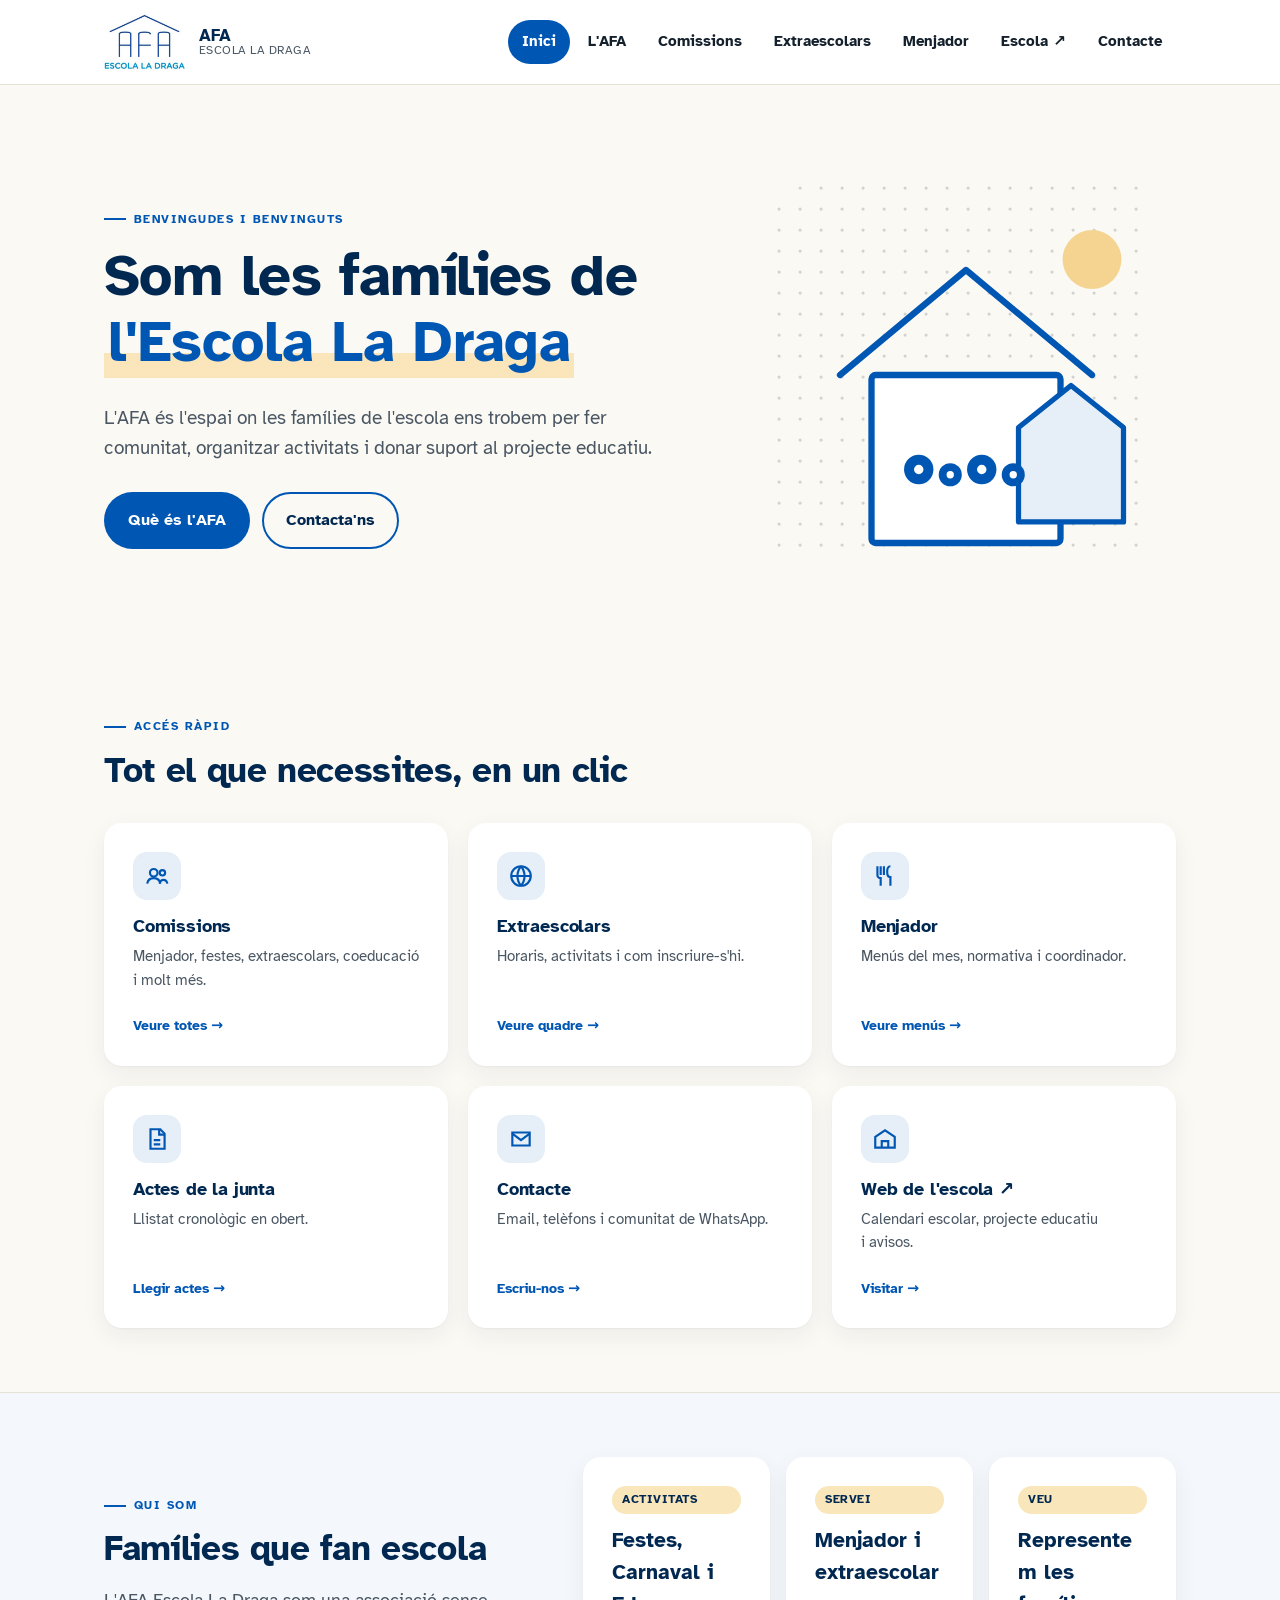
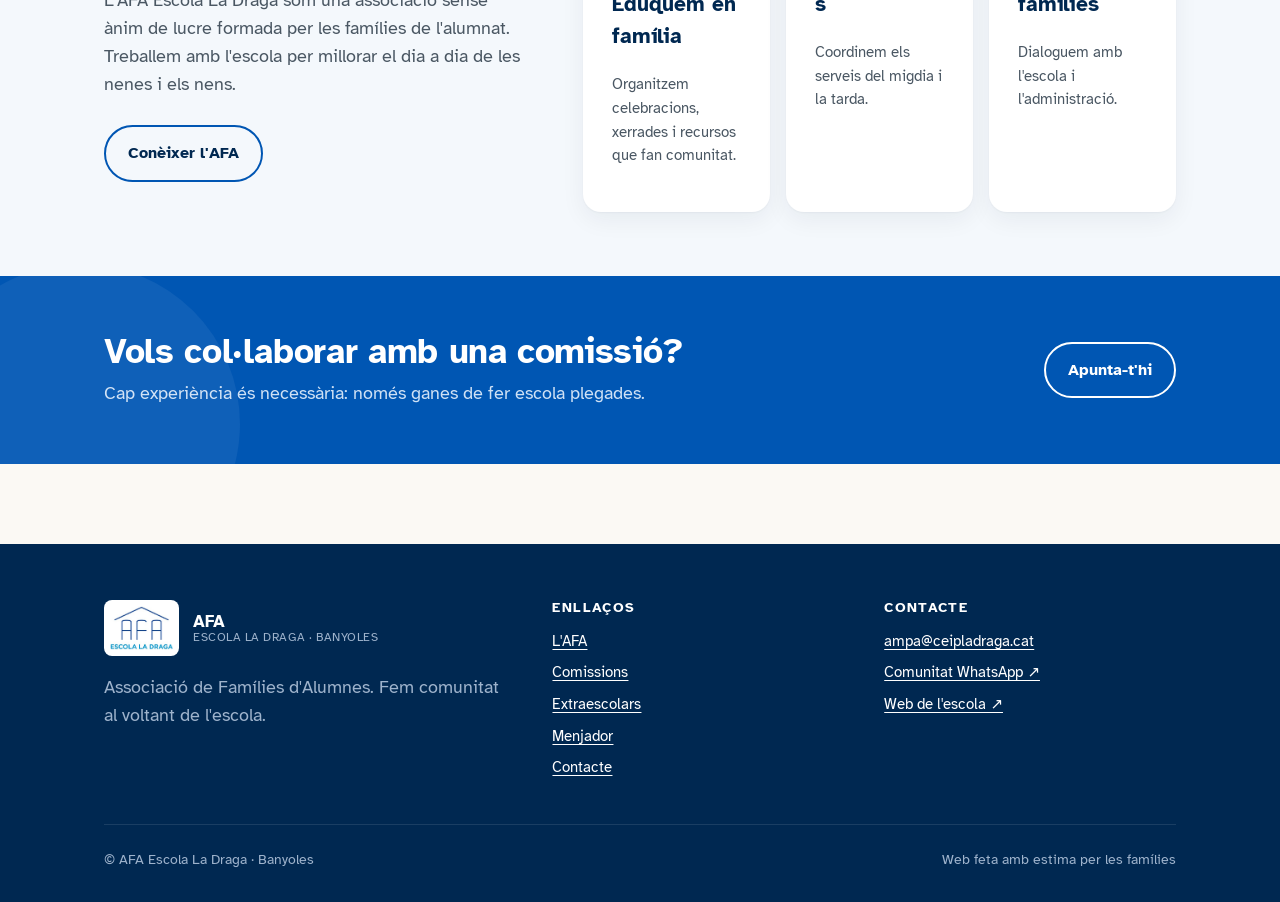
<file: index.html>
<!doctype html>
<html lang="ca">
<head>
<meta charset="utf-8">
<title>AFA Escola La Draga · Banyoles</title>
<meta name="viewport" content="width=device-width, initial-scale=1">
<meta name="description" content="Web de l'Associació de Famílies d'Alumnes de l'Escola La Draga de Banyoles. Comissions, extraescolars, menjador i contacte.">
<link rel="icon" href="assets/logo-afa.jpg">
<link rel="stylesheet" href="assets/styles.css">

</head>
<body data-cards="shadow">
<a href="#main" class="skip">Salta al contingut</a>

<!-- ============= HEADER ============= -->
<header class="site-header" data-screen-label="Header">
  <div class="wrap">
    <a href="index.html" class="brand" aria-label="AFA Escola La Draga, inici">
      <img src="assets/logo-afa.jpg" alt="" width="120" height="83">
      <span class="brand-text">
        <strong>AFA</strong>
        <span>Escola La Draga</span>
      </span>
    </a>
    <input type="checkbox" id="nav-toggle" class="nav-toggle-input" aria-hidden="true">
    <label for="nav-toggle" class="nav-toggle-label" aria-label="Obrir menú"><span></span><span></span><span></span></label>
    <nav class="main-nav" aria-label="Principal">
      <ul>
        <li><a href="index.html" aria-current="page">Inici</a></li>
        <li><a href="afa.html">L'AFA</a></li>
        <li><a href="comissions.html">Comissions</a></li>
        <li><a href="extraescolars.html">Extraescolars</a></li>
        <li><a href="menjador.html">Menjador</a></li>
        <li><a href="https://agora.xtec.cat/ceipladraga/" rel="external noopener" target="_blank">Escola ↗</a></li>
        <li><a href="contacte.html">Contacte</a></li>
      </ul>
    </nav>
  </div>
</header>

<main id="main" data-screen-label="01 Inici">

  <!-- ============= HERO ============= -->
  <section class="hero">
    <div class="wrap hero-grid">
      <div class="hero-text">
        <span class="eyebrow">Benvingudes i benvinguts</span>
        <h1>Som les famílies de <span class="accent">l'Escola La Draga</span></h1>
        <p class="lead">L'AFA és l'espai on les famílies de l'escola ens trobem per fer comunitat, organitzar activitats i donar suport al projecte educatiu.</p>
        <div class="btn-row">
          <a href="afa.html" class="btn btn-primary">Què és l'AFA</a>
          <a href="contacte.html" class="btn btn-ghost">Contacta'ns</a>
        </div>
      </div>
      <div class="house-art" aria-hidden="true">
        <!-- House motif derived from the AFA logo silhouette -->
        <svg viewBox="0 0 400 400" fill="none" xmlns="http://www.w3.org/2000/svg">
          <!-- background dots -->
          <defs>
            <pattern id="dots" x="0" y="0" width="20" height="20" patternUnits="userSpaceOnUse">
              <circle cx="2" cy="2" r="1.5" fill="currentColor" opacity="0.18"/>
            </pattern>
          </defs>
          <rect x="20" y="20" width="360" height="360" fill="url(#dots)" color="#0056b3" rx="20"/>
          <!-- big house -->
          <g stroke="#0056b3" stroke-width="6" stroke-linejoin="round" stroke-linecap="round" fill="none">
            <path d="M80 200 L200 100 L320 200" />
            <rect x="110" y="200" width="180" height="160" rx="4" fill="#fff"/>
          </g>
          <!-- small accent house -->
          <g stroke="#0056b3" stroke-width="5" stroke-linejoin="round" fill="#e6efF8">
            <path d="M250 250 L300 210 L350 250 L350 340 L250 340 Z"/>
          </g>
          <!-- yellow sun -->
          <circle cx="320" cy="90" r="28" fill="#f5d491"/>
          <!-- families dots -->
          <g fill="#0056b3">
            <circle cx="155" cy="290" r="14"/>
            <circle cx="185" cy="295" r="11"/>
            <circle cx="215" cy="290" r="14"/>
            <circle cx="245" cy="295" r="11"/>
          </g>
          <g fill="#fff" stroke="#0056b3" stroke-width="3">
            <circle cx="155" cy="290" r="6"/>
            <circle cx="185" cy="295" r="5"/>
            <circle cx="215" cy="290" r="6"/>
            <circle cx="245" cy="295" r="5"/>
          </g>
        </svg>
      </div>
    </div>
  </section>

  <!-- ============= ACCÉS RÀPID ============= -->
  <section class="block">
    <div class="wrap">
      <span class="eyebrow">Accés ràpid</span>
      <h2>Tot el que necessites, en un clic</h2>
      <div class="card-grid" style="margin-top:32px;">

        <a class="card" href="comissions.html">
          <span class="icon" aria-hidden="true">
            <svg viewBox="0 0 24 24" fill="none" stroke="currentColor"><circle cx="9" cy="9" r="3.5"/><circle cx="17" cy="9" r="2.5"/><path d="M3 19c.5-3 3-5 6-5s5.5 2 6 5"/><path d="M14.5 19c.3-2 1.7-3.5 3.5-3.5s3.2 1.5 3.5 3.5"/></svg>
          </span>
          <h3>Comissions</h3>
          <p>Menjador, festes, extraescolars, coeducació i molt més.</p>
          <span class="arrow">Veure totes</span>
        </a>

        <a class="card" href="extraescolars.html">
          <span class="icon" aria-hidden="true">
            <svg viewBox="0 0 24 24" fill="none" stroke="currentColor"><circle cx="12" cy="12" r="9"/><path d="M3 12h18M12 3a14 14 0 0 1 0 18M12 3a14 14 0 0 0 0 18"/></svg>
          </span>
          <h3>Extraescolars</h3>
          <p>Horaris, activitats i com inscriure-s'hi.</p>
          <span class="arrow">Veure quadre</span>
        </a>

        <a class="card" href="menjador.html">
          <span class="icon" aria-hidden="true">
            <svg viewBox="0 0 24 24" fill="none" stroke="currentColor"><path d="M5 3v8a3 3 0 0 0 3 3v7M8 3v8M11 3v8"/><path d="M17 3c-2 0-3 2-3 5s1 5 3 5v8"/></svg>
          </span>
          <h3>Menjador</h3>
          <p>Menús del mes, normativa i coordinador.</p>
          <span class="arrow">Veure menús</span>
        </a>

        <a class="card" href="afa.html#actes">
          <span class="icon" aria-hidden="true">
            <svg viewBox="0 0 24 24" fill="none" stroke="currentColor"><path d="M6 3h9l4 4v14H6z"/><path d="M14 3v5h5"/><path d="M9 13h6M9 17h6"/></svg>
          </span>
          <h3>Actes de la junta</h3>
          <p>Llistat cronològic en obert.</p>
          <span class="arrow">Llegir actes</span>
        </a>

        <a class="card" href="contacte.html">
          <span class="icon" aria-hidden="true">
            <svg viewBox="0 0 24 24" fill="none" stroke="currentColor"><path d="M4 6h16v12H4z"/><path d="M4 7l8 6 8-6"/></svg>
          </span>
          <h3>Contacte</h3>
          <p>Email, telèfons i comunitat de WhatsApp.</p>
          <span class="arrow">Escriu-nos</span>
        </a>

        <a class="card" href="https://agora.xtec.cat/ceipladraga/" rel="external noopener" target="_blank">
          <span class="icon" aria-hidden="true">
            <svg viewBox="0 0 24 24" fill="none" stroke="currentColor"><path d="M3 10l9-6 9 6v10H3z"/><path d="M9 20v-6h6v6"/></svg>
          </span>
          <h3>Web de l'escola ↗</h3>
          <p>Calendari escolar, projecte educatiu i avisos.</p>
          <span class="arrow">Visitar</span>
        </a>

      </div>
    </div>
  </section>

  <!-- ============= QUI SOM (Resum) ============= -->
  <section class="block bg-subtle">
    <div class="wrap two-col">
      <div>
        <span class="eyebrow">Qui som</span>
        <h2>Famílies que fan escola</h2>
        <p class="muted">L'AFA Escola La Draga som una associació sense ànim de lucre formada per les famílies de l'alumnat. Treballem amb l'escola per millorar el dia a dia de les nenes i els nens.</p>
        <a href="afa.html" class="btn btn-ghost" style="margin-top:8px;">Conèixer l'AFA</a>
      </div>
      <div class="card-grid three-col">
        <div class="info-block">
          <span class="tag">Activitats</span>
          <p class="big" style="margin-top:10px;">Festes, Carnaval i Eduquem en família</p>
          <p>Organitzem celebracions, xerrades i recursos que fan comunitat.</p>
        </div>
        <div class="info-block">
          <span class="tag">Servei</span>
          <p class="big" style="margin-top:10px;">Menjador i extraescolars</p>
          <p>Coordinem els serveis del migdia i la tarda.</p>
        </div>
        <div class="info-block">
          <span class="tag">Veu</span>
          <p class="big" style="margin-top:10px;">Representem les famílies</p>
          <p>Dialoguem amb l'escola i l'administració.</p>
        </div>
      </div>
    </div>
  </section>

  <!-- ============= STRIP CTA ============= -->
  <section class="strip">
    <div class="wrap strip-row">
      <div>
        <h2 style="margin:0;">Vols col·laborar amb una comissió?</h2>
        <p style="margin:8px 0 0;">Cap experiència és necessària: només ganes de fer escola plegades.</p>
      </div>
      <a href="contacte.html" class="btn btn-ghost">Apunta-t'hi</a>
    </div>
  </section>

</main>

<!-- ============= FOOTER ============= -->
<footer class="site-footer" data-screen-label="Footer">
  <div class="wrap">
    <div class="footer-grid">
      <div>
        <a href="index.html" class="brand">
          <img src="assets/logo-afa.jpg" alt="" width="100" height="69">
          <span class="brand-text"><strong>AFA</strong><span>Escola La Draga · Banyoles</span></span>
        </a>
        <p class="footer-tagline">Associació de Famílies d'Alumnes. Fem comunitat al voltant de l'escola.</p>
      </div>
      <div>
        <h4>Enllaços</h4>
        <ul>
          <li><a href="afa.html">L'AFA</a></li>
          <li><a href="comissions.html">Comissions</a></li>
          <li><a href="extraescolars.html">Extraescolars</a></li>
          <li><a href="menjador.html">Menjador</a></li>
          <li><a href="contacte.html">Contacte</a></li>
        </ul>
      </div>
      <div>
        <h4>Contacte</h4>
        <ul>
          <li><a href="mailto:ampa@ceipladraga.cat">ampa@ceipladraga.cat</a></li>
          <li><a href="https://chat.whatsapp.com/JeJYB9HPouA163zASYSJlp" rel="external noopener" target="_blank">Comunitat WhatsApp ↗</a></li>
          <li><a href="https://agora.xtec.cat/ceipladraga/" rel="external noopener" target="_blank">Web de l'escola ↗</a></li>
        </ul>
      </div>
    </div>
    <div class="legal">
      <span>© AFA Escola La Draga · Banyoles</span>
      <span>Web feta amb estima per les famílies</span>
    </div>
  </div>
</footer>


</body>
</html>
</file>
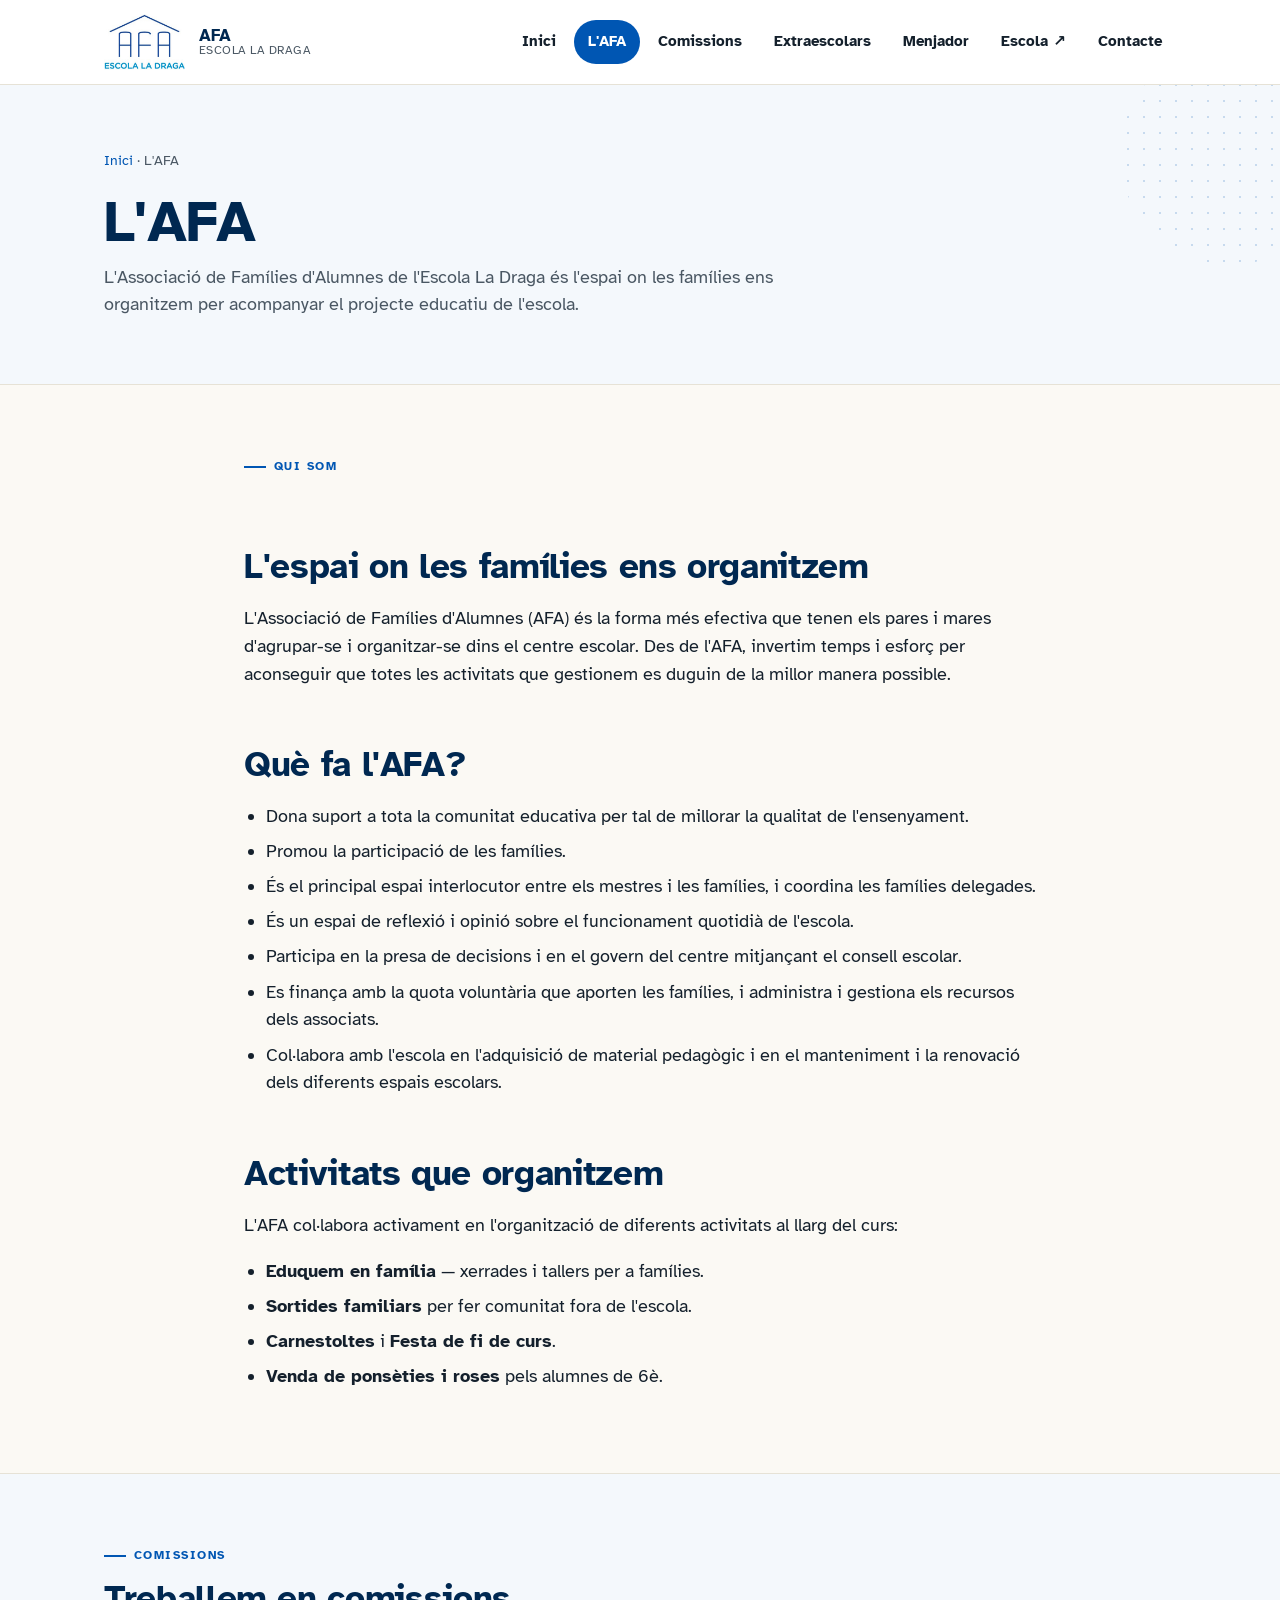
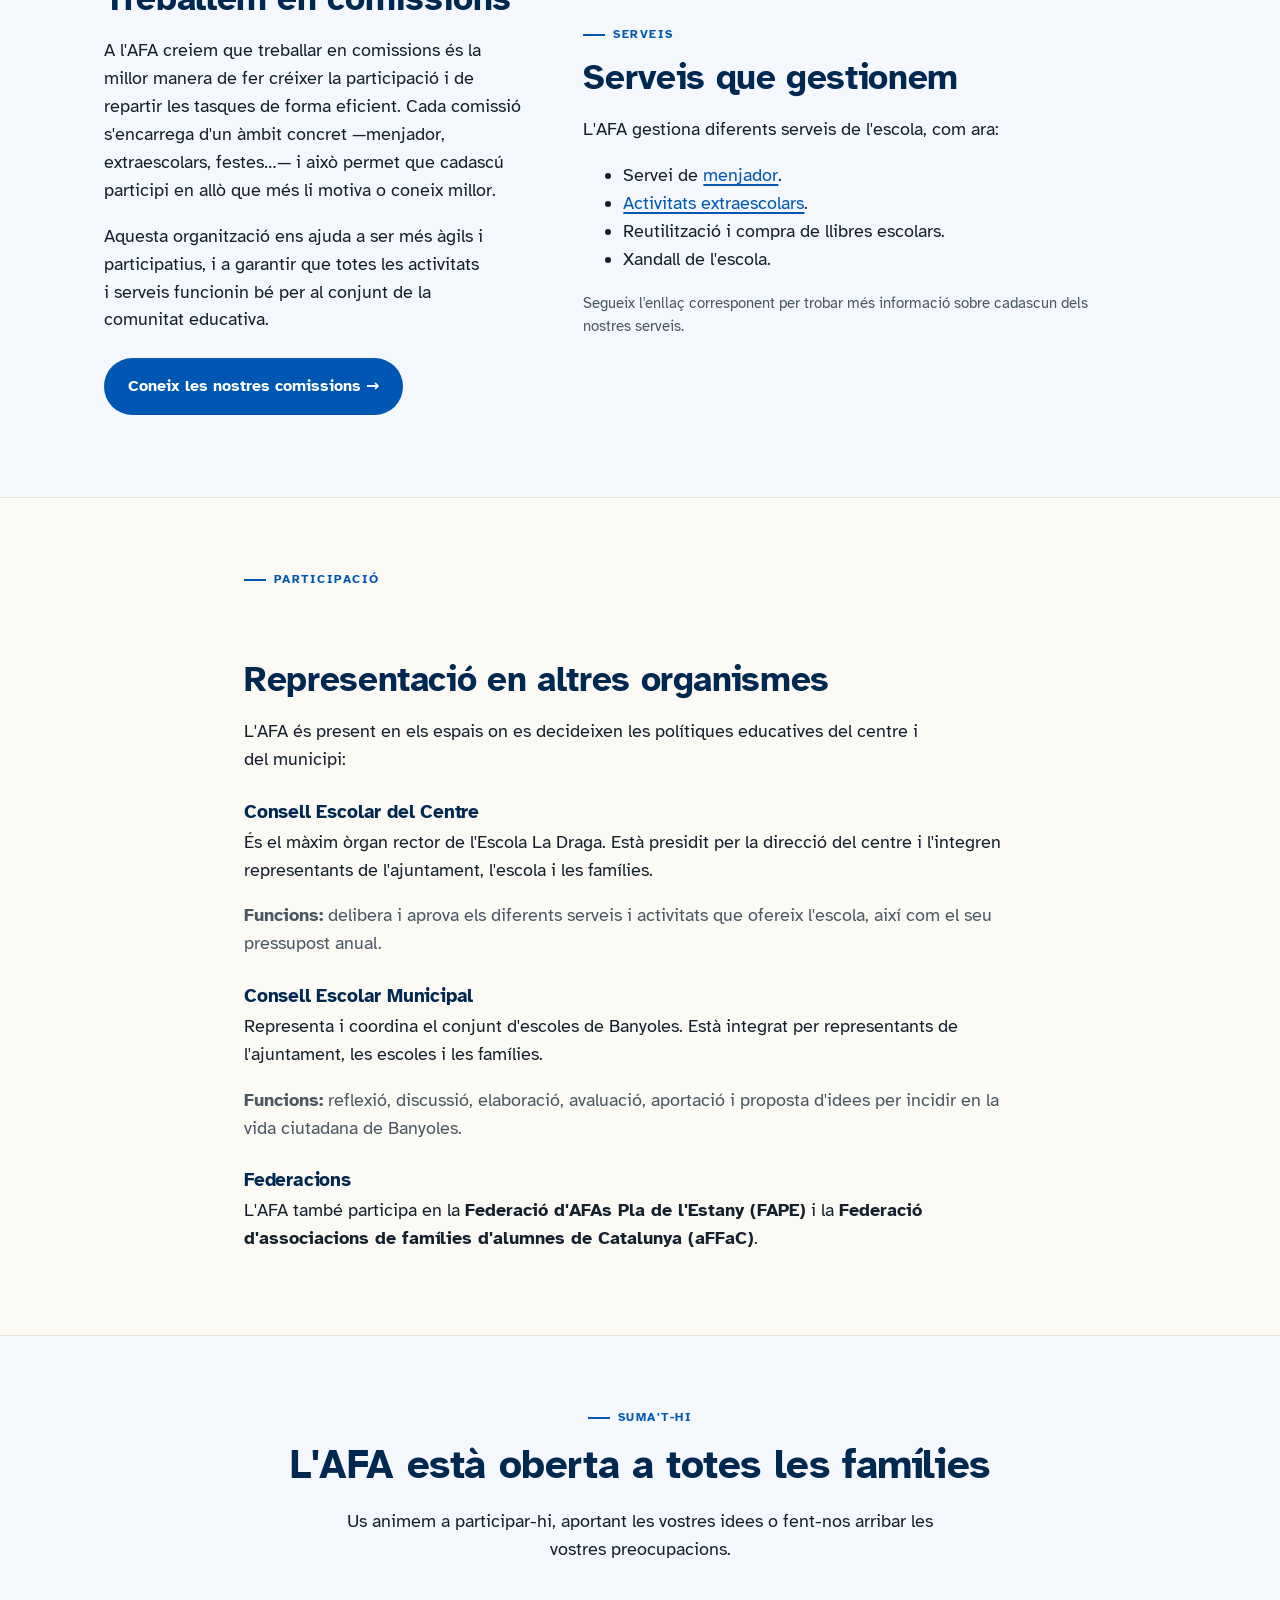
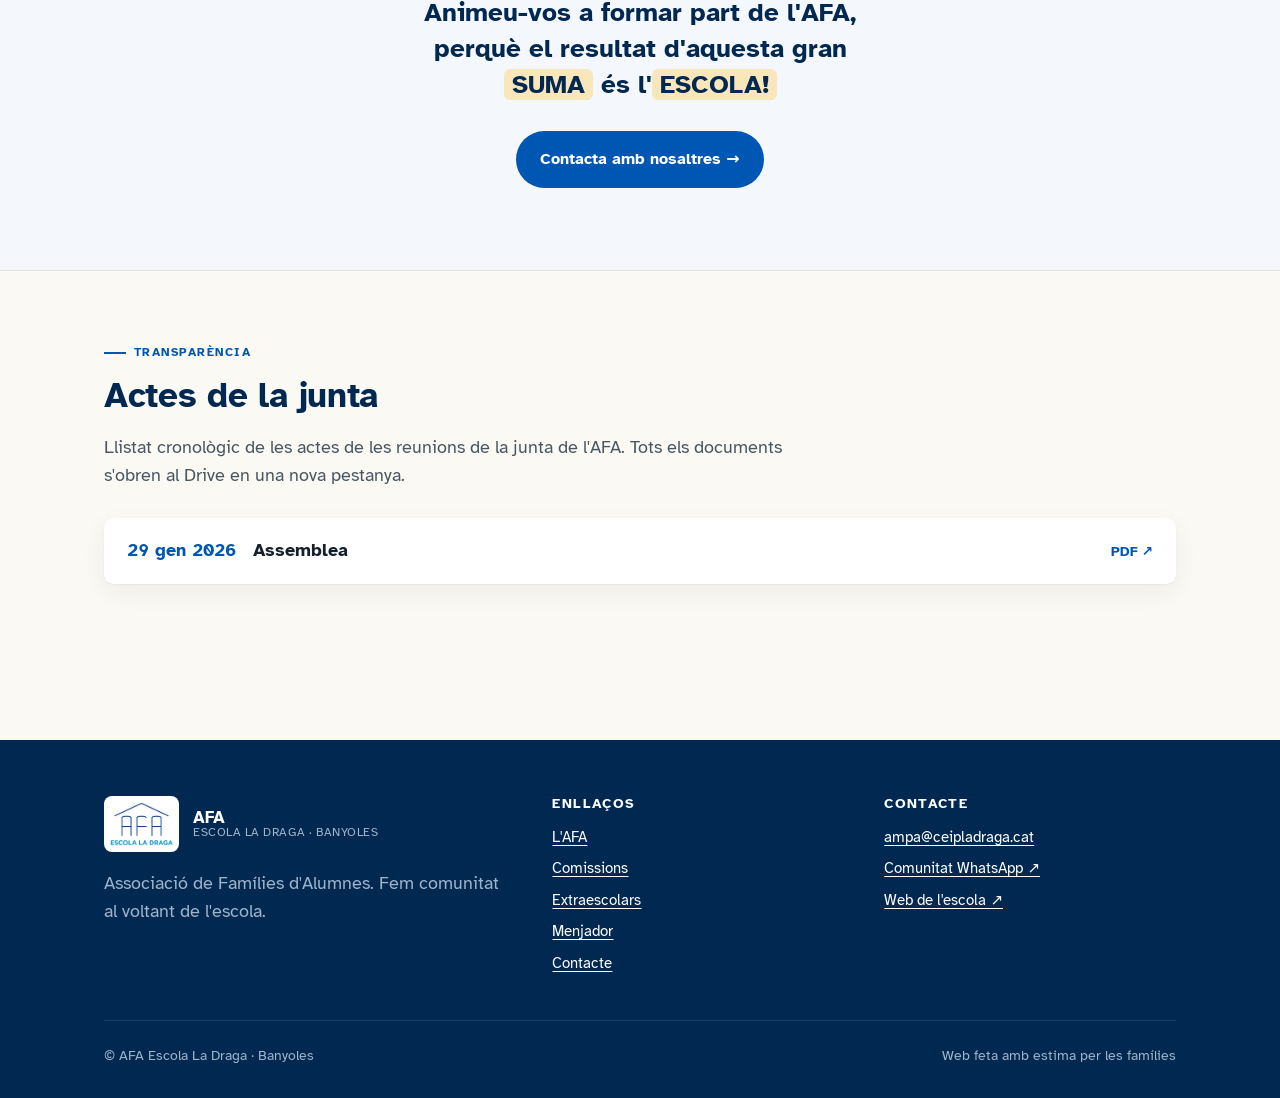
<file: afa.html>
<!doctype html>
<html lang="ca">
<head>
<meta charset="utf-8">
<title>L'AFA · Escola La Draga</title>
<meta name="viewport" content="width=device-width, initial-scale=1">
<meta name="description" content="Qui som i què fa l'AFA de l'Escola La Draga de Banyoles.">
<link rel="icon" href="assets/logo-afa.jpg">
<link rel="stylesheet" href="assets/styles.css">
</head>
<body data-cards="shadow">
<a href="#main" class="skip">Salta al contingut</a>

<header class="site-header">
  <div class="wrap">
    <a href="index.html" class="brand" aria-label="AFA Escola La Draga, inici">
      <img src="assets/logo-afa.jpg" alt="" width="120" height="83">
      <span class="brand-text"><strong>AFA</strong><span>Escola La Draga</span></span>
    </a>
    <input type="checkbox" id="nav-toggle" class="nav-toggle-input" aria-hidden="true">
    <label for="nav-toggle" class="nav-toggle-label" aria-label="Obrir menú"><span></span><span></span><span></span></label>
    <nav class="main-nav" aria-label="Principal">
      <ul>
        <li><a href="index.html">Inici</a></li>
        <li><a href="afa.html" aria-current="page">L'AFA</a></li>
        <li><a href="comissions.html">Comissions</a></li>
        <li><a href="extraescolars.html">Extraescolars</a></li>
        <li><a href="menjador.html">Menjador</a></li>
        <li><a href="https://agora.xtec.cat/ceipladraga/" rel="external noopener" target="_blank">Escola ↗</a></li>
        <li><a href="contacte.html">Contacte</a></li>
      </ul>
    </nav>
  </div>
</header>

<main id="main" data-screen-label="02 L'AFA">

  <section class="page-header">
    <div class="wrap">
      <p class="breadcrumbs"><a href="index.html">Inici</a> · L'AFA</p>
      <h1>L'AFA</h1>
      <p>L'Associació de Famílies d'Alumnes de l'Escola La Draga és l'espai on les famílies ens organitzem per acompanyar el projecte educatiu de l'escola.</p>
    </div>
  </section>

  <section class="block">
    <div class="wrap wrap-narrow prose">
      <span class="eyebrow">Qui som</span>
      <h2>L'espai on les famílies ens organitzem</h2>
      <p>L'Associació de Famílies d'Alumnes (AFA) és la forma més efectiva que tenen els pares i mares d'agrupar-se i organitzar-se dins el centre escolar. Des de l'AFA, invertim temps i esforç per aconseguir que totes les activitats que gestionem es duguin de la millor manera possible.</p>

      <h2>Què fa l'AFA?</h2>
      <ul>
        <li>Dona suport a tota la comunitat educativa per tal de millorar la qualitat de l'ensenyament.</li>
        <li>Promou la participació de les famílies.</li>
        <li>És el principal espai interlocutor entre els mestres i les famílies, i coordina les famílies delegades.</li>
        <li>És un espai de reflexió i opinió sobre el funcionament quotidià de l'escola.</li>
        <li>Participa en la presa de decisions i en el govern del centre mitjançant el consell escolar.</li>
        <li>Es finança amb la quota voluntària que aporten les famílies, i administra i gestiona els recursos dels associats.</li>
        <li>Col·labora amb l'escola en l'adquisició de material pedagògic i en el manteniment i la renovació dels diferents espais escolars.</li>
      </ul>

      <h2>Activitats que organitzem</h2>
      <p>L'AFA col·labora activament en l'organització de diferents activitats al llarg del curs:</p>
      <ul>
        <li><strong>Eduquem en família</strong> — xerrades i tallers per a famílies.</li>
        <li><strong>Sortides familiars</strong> per fer comunitat fora de l'escola.</li>
        <li><strong>Carnestoltes</strong> i <strong>Festa de fi de curs</strong>.</li>
        <li><strong>Venda de ponsèties i roses</strong> pels alumnes de 6è.</li>
      </ul>
    </div>
  </section>

  <!-- ===== COMISSIONS + SERVEIS ===== -->
  <section class="block bg-subtle">
    <div class="wrap">
      <div class="two-col">
        <div>
          <span class="eyebrow">Comissions</span>
          <h2>Treballem en comissions</h2>
          <p>A l'AFA creiem que treballar en comissions és la millor manera de fer créixer la participació i de repartir les tasques de forma eficient. Cada comissió s'encarrega d'un àmbit concret —menjador, extraescolars, festes…— i això permet que cadascú participi en allò que més li motiva o coneix millor.</p>
          <p>Aquesta organització ens ajuda a ser més àgils i participatius, i a garantir que totes les activitats i serveis funcionin bé per al conjunt de la comunitat educativa.</p>
          <p style="margin-top: 24px;"><a class="btn btn-primary" href="comissions.html">Coneix les nostres comissions →</a></p>
        </div>
        <div>
          <span class="eyebrow">Serveis</span>
          <h2>Serveis que gestionem</h2>
          <p>L'AFA gestiona diferents serveis de l'escola, com ara:</p>
          <ul>
            <li>Servei de <a href="menjador.html">menjador</a>.</li>
            <li><a href="extraescolars.html">Activitats extraescolars</a>.</li>
            <li>Reutilització i compra de llibres escolars.</li>
            <li>Xandall de l'escola.</li>
          </ul>
          <p class="muted" style="font-size: 0.95rem;">Segueix l'enllaç corresponent per trobar més informació sobre cadascun dels nostres serveis.</p>
        </div>
      </div>
    </div>
  </section>

  <!-- ===== REPRESENTACIÓ ===== -->
  <section class="block" data-screen-label="04 Representació">
    <div class="wrap wrap-narrow prose">
      <span class="eyebrow">Participació</span>
      <h2>Representació en altres organismes</h2>
      <p>L'AFA és present en els espais on es decideixen les polítiques educatives del centre i del municipi:</p>

      <h3>Consell Escolar del Centre</h3>
      <p>És el màxim òrgan rector de l'Escola La Draga. Està presidit per la direcció del centre i l'integren representants de l'ajuntament, l'escola i les famílies.</p>
      <p class="muted"><strong>Funcions:</strong> delibera i aprova els diferents serveis i activitats que ofereix l'escola, així com el seu pressupost anual.</p>

      <h3>Consell Escolar Municipal</h3>
      <p>Representa i coordina el conjunt d'escoles de Banyoles. Està integrat per representants de l'ajuntament, les escoles i les famílies.</p>
      <p class="muted"><strong>Funcions:</strong> reflexió, discussió, elaboració, avaluació, aportació i proposta d'idees per incidir en la vida ciutadana de Banyoles.</p>

      <h3>Federacions</h3>
      <p>L'AFA també participa en la <strong>Federació d'AFAs Pla de l'Estany (FAPE)</strong> i la <strong>Federació d'associacions de famílies d'alumnes de Catalunya (aFFaC)</strong>.</p>
    </div>
  </section>

  <!-- ===== CRIDA ===== -->
  <section class="block bg-subtle">
    <div class="wrap wrap-narrow" style="text-align: center;">
      <span class="eyebrow">Suma't-hi</span>
      <h2 style="font-size: clamp(1.75rem, 3.5vw, 2.5rem);">L'AFA està oberta a totes les famílies</h2>
      <p style="max-width: 55ch; margin: 0 auto;">Us animem a participar-hi, aportant les vostres idees o fent-nos arribar les vostres preocupacions.</p>
      <p style="font-family: var(--font-display); font-size: clamp(1.25rem, 2.5vw, 1.6rem); line-height: 1.4; color: var(--blue-darker); max-width: 32ch; margin: 32px auto 28px; font-weight: 700;">Animeu-vos a formar part de l'AFA, perquè el resultat d'aquesta gran <span class="suma-highlight">SUMA</span> és l'<span class="suma-highlight">ESCOLA!</span></p>
      <p><a class="btn btn-primary" href="contacte.html">Contacta amb nosaltres →</a></p>
    </div>
  </section>

  <!-- ===== ACTES ===== -->
  <section class="block" id="actes" data-screen-label="03 Actes">
    <div class="wrap">
      <span class="eyebrow">Transparència</span>
      <h2>Actes de la junta</h2>
      <p class="muted" style="max-width:60ch;">Llistat cronològic de les actes de les reunions de la junta de l'AFA. Tots els documents s'obren al Drive en una nova pestanya.</p>

      <ul class="acta-list" style="margin-top: 28px;">
        <li><a href="fitxers/actes/20260129_assemblea.pdf" rel="external noopener" target="_blank">
          <span class="date">29 gen 2026</span>
          <span class="title">Assemblea</span>
          <span class="ext">PDF ↗</span>
        </a></li>
      </ul>
    </div>
  </section>

</main>

<footer class="site-footer" data-screen-label="Footer">
  <div class="wrap">
    <div class="footer-grid">
      <div>
        <a href="index.html" class="brand">
          <img src="assets/logo-afa.jpg" alt="" width="100" height="69">
          <span class="brand-text"><strong>AFA</strong><span>Escola La Draga · Banyoles</span></span>
        </a>
        <p class="footer-tagline">Associació de Famílies d'Alumnes. Fem comunitat al voltant de l'escola.</p>
      </div>
      <div>
        <h4>Enllaços</h4>
        <ul>
          <li><a href="afa.html">L'AFA</a></li>
          <li><a href="comissions.html">Comissions</a></li>
          <li><a href="extraescolars.html">Extraescolars</a></li>
          <li><a href="menjador.html">Menjador</a></li>
          <li><a href="contacte.html">Contacte</a></li>
        </ul>
      </div>
      <div>
        <h4>Contacte</h4>
        <ul>
          <li><a href="mailto:ampa@ceipladraga.cat">ampa@ceipladraga.cat</a></li>
          <li><a href="https://chat.whatsapp.com/JeJYB9HPouA163zASYSJlp" rel="external noopener" target="_blank">Comunitat WhatsApp ↗</a></li>
          <li><a href="https://agora.xtec.cat/ceipladraga/" rel="external noopener" target="_blank">Web de l'escola ↗</a></li>
        </ul>
      </div>
    </div>
    <div class="legal">
      <span>© AFA Escola La Draga · Banyoles</span>
      <span>Web feta amb estima per les famílies</span>
    </div>
  </div>
</footer>

</body>
</html>
</file>
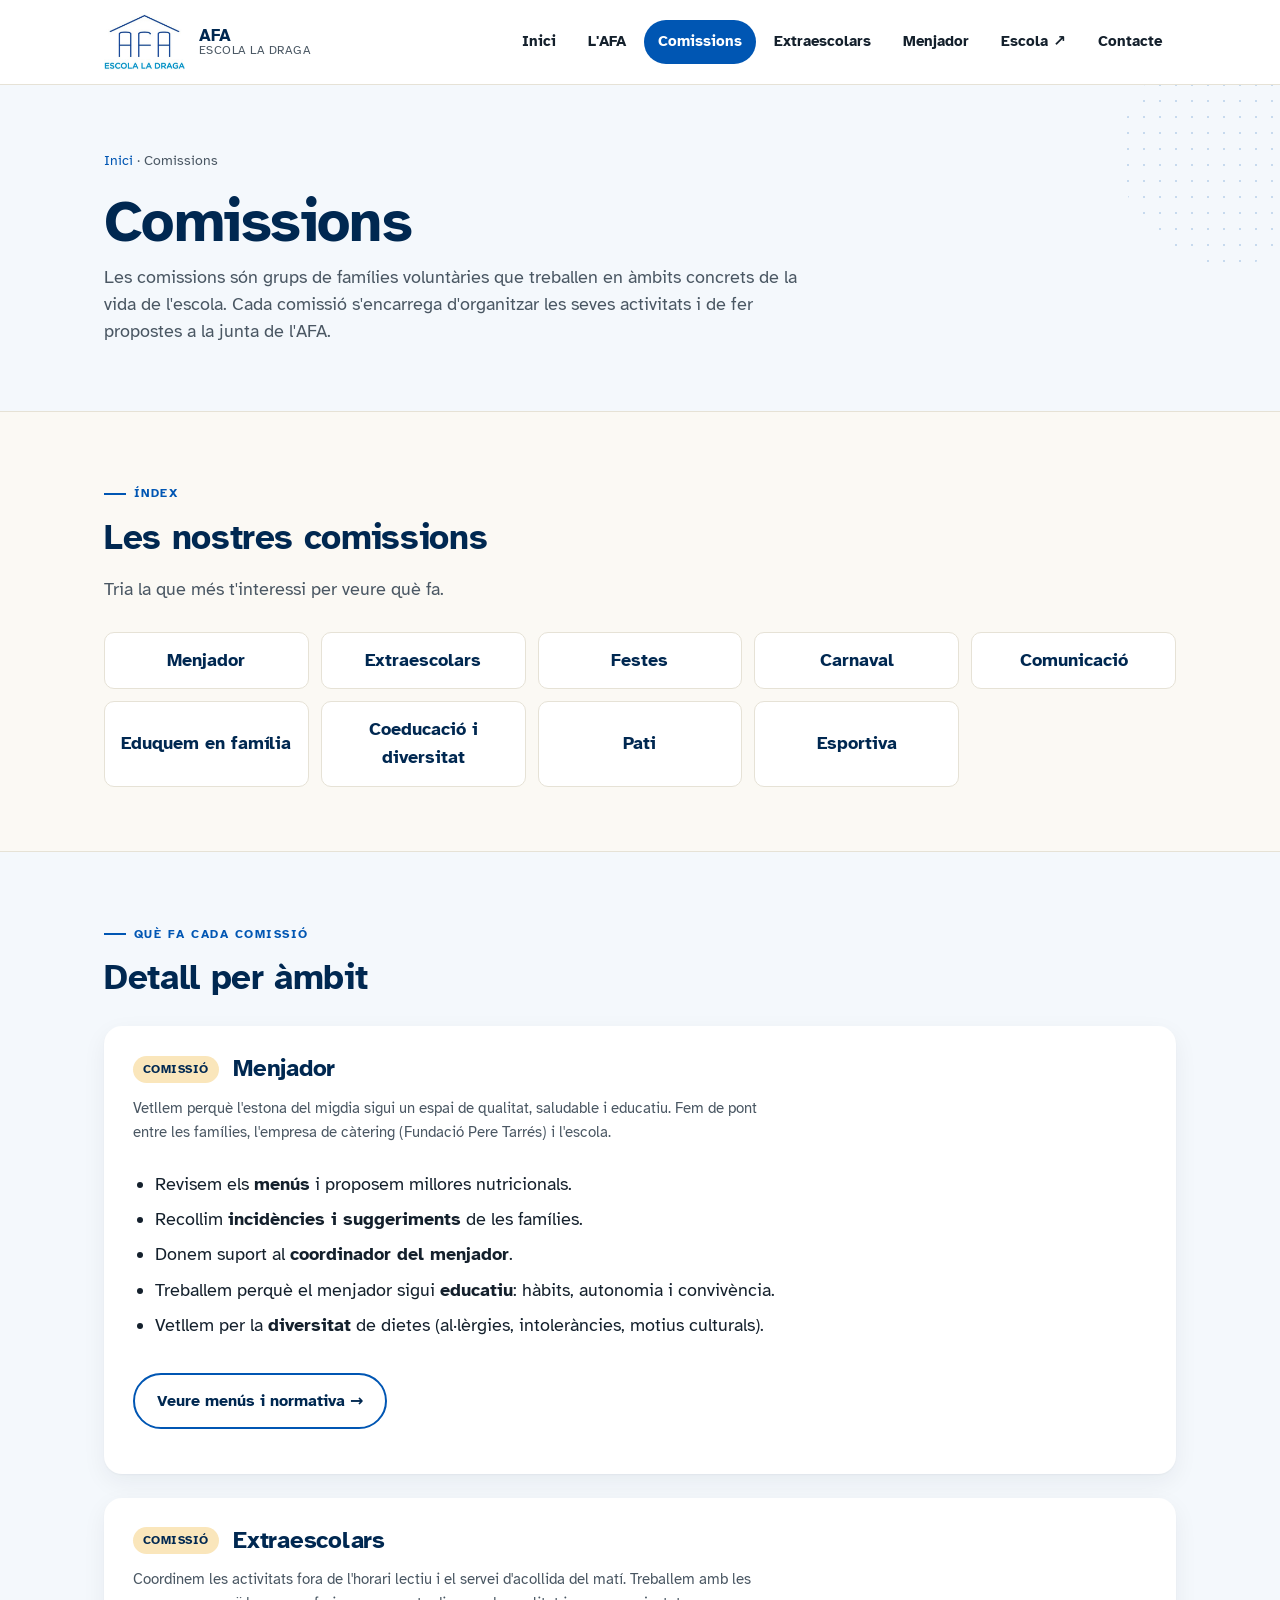
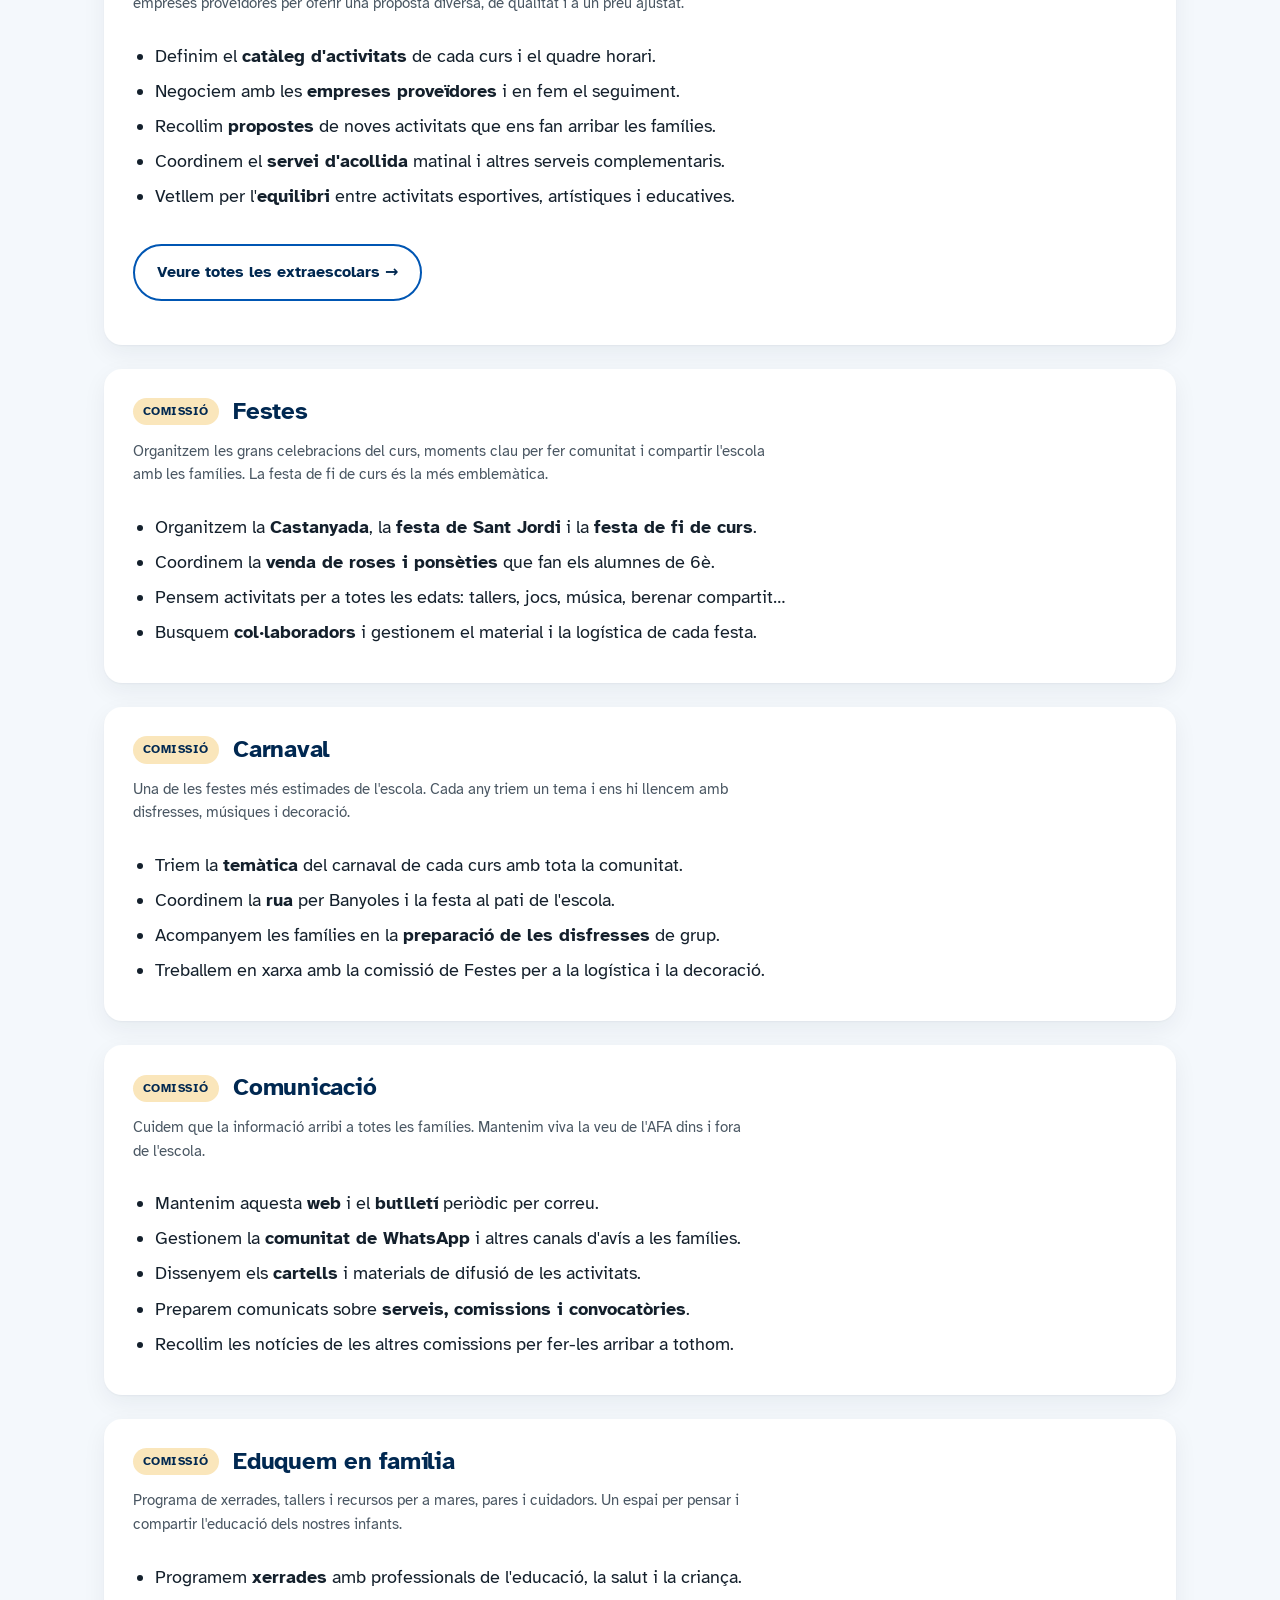
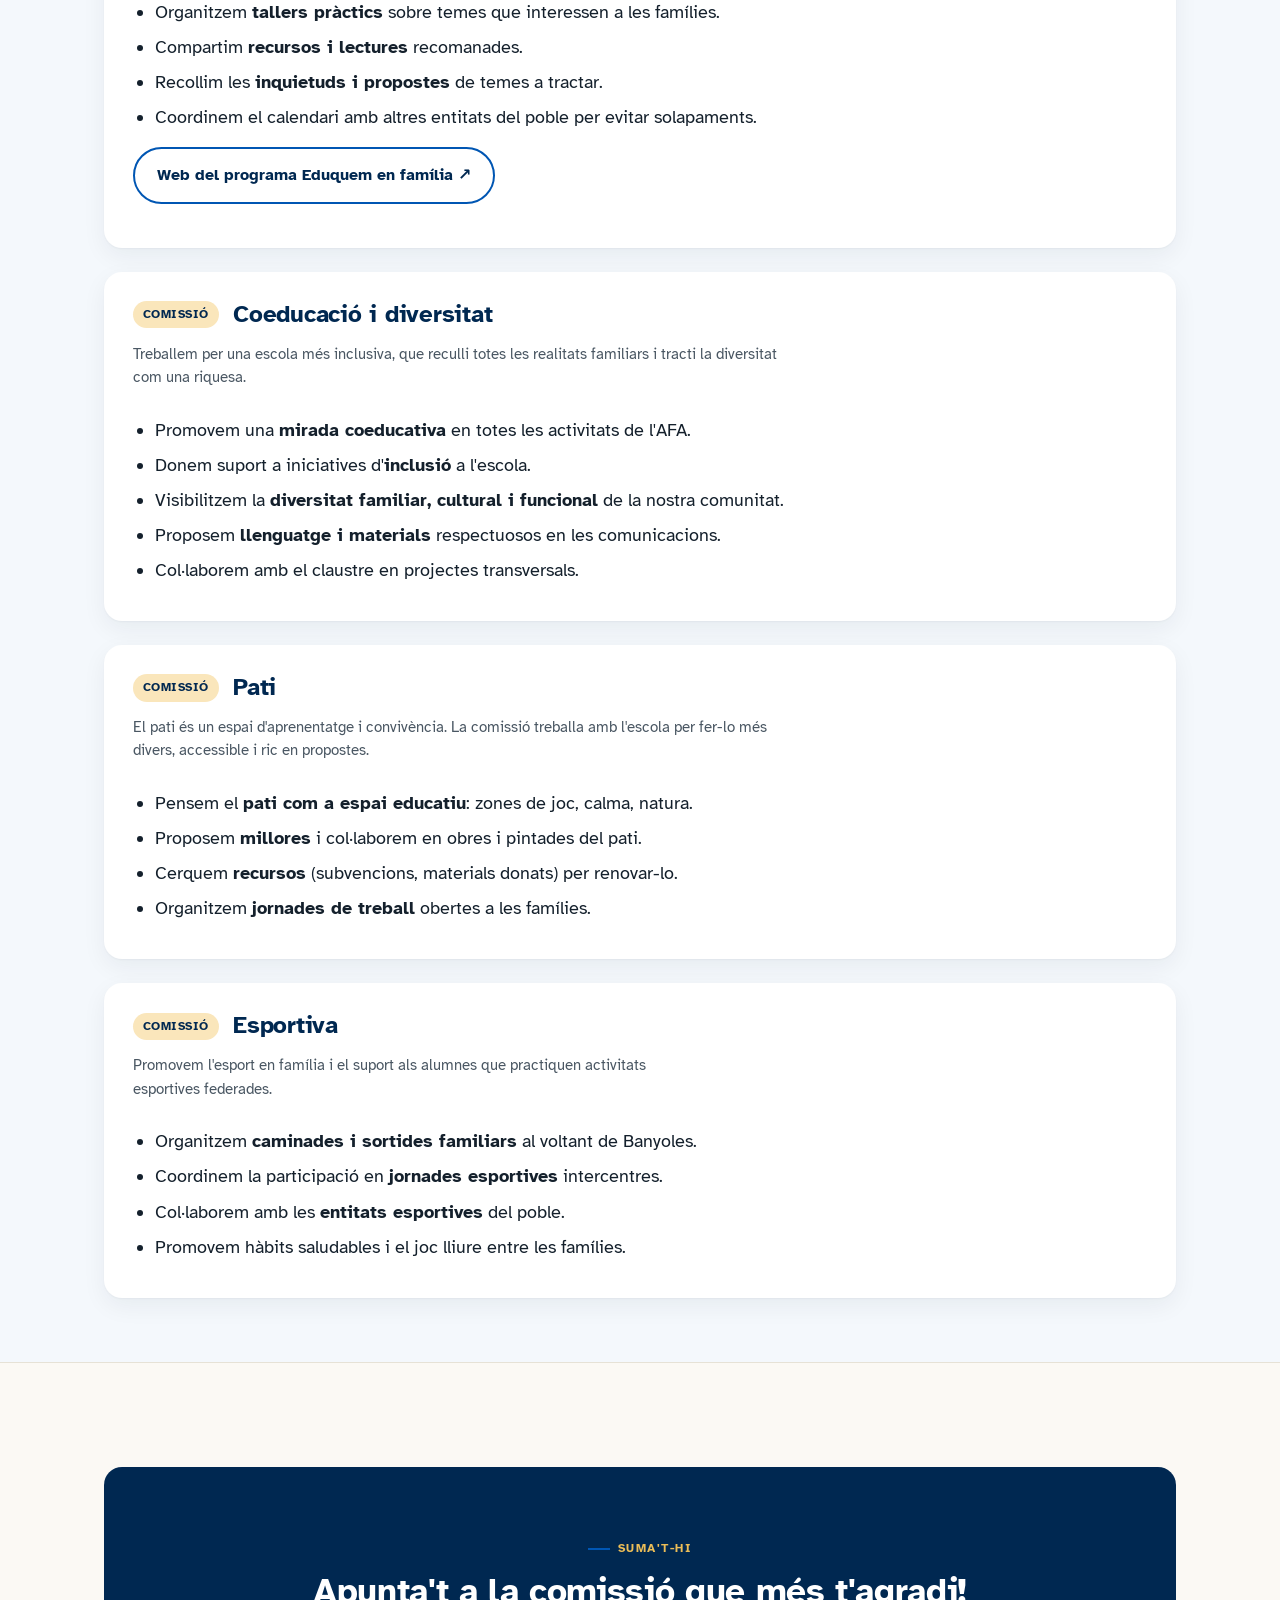
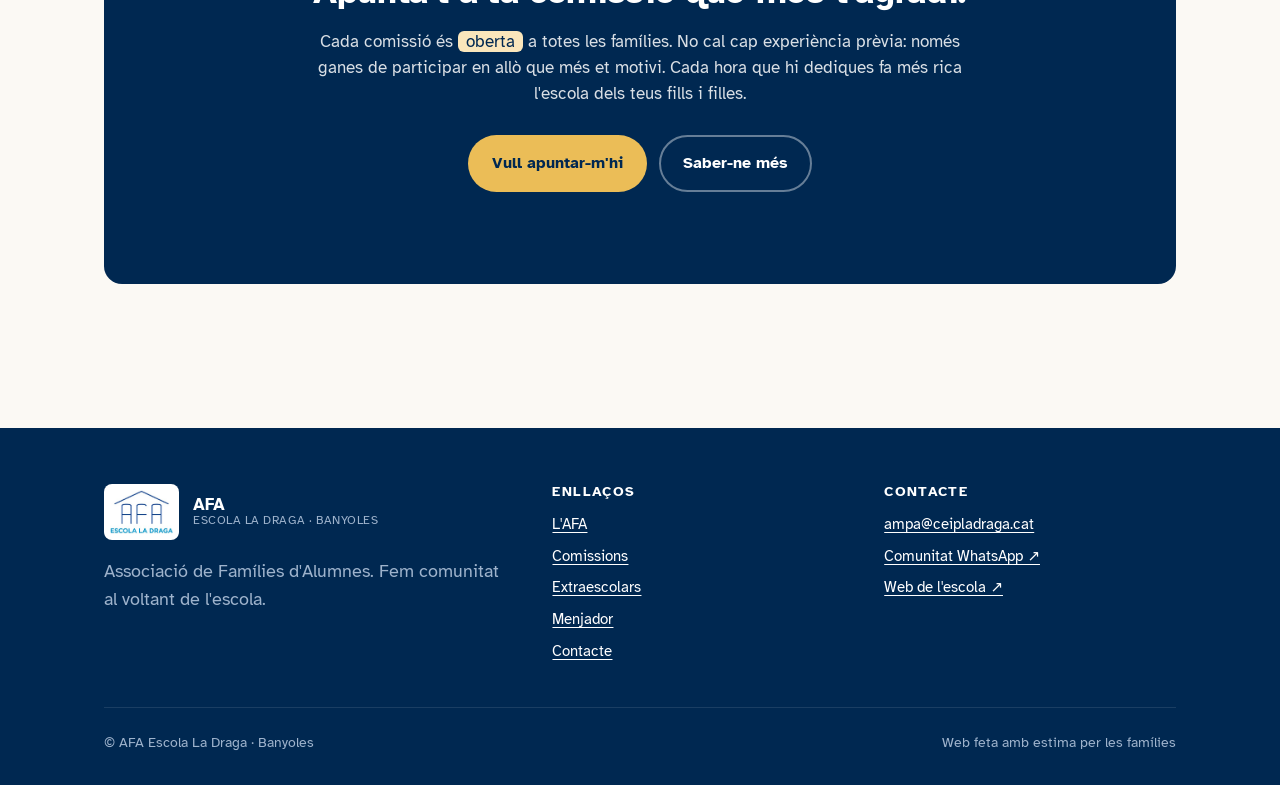
<file: comissions.html>
<!doctype html>
<html lang="ca">
<head>
<meta charset="utf-8">
<title>Comissions · AFA Escola La Draga</title>
<meta name="viewport" content="width=device-width, initial-scale=1">
<meta name="description" content="Les comissions de l'AFA de l'Escola La Draga: què fa cadascuna i com participar-hi.">
<link rel="icon" href="assets/logo-afa.jpg">
<link rel="stylesheet" href="assets/styles.css">
</head>
<body data-cards="shadow">
<a href="#main" class="skip">Salta al contingut</a>

<header class="site-header">
  <div class="wrap">
    <a href="index.html" class="brand" aria-label="AFA Escola La Draga, inici">
      <img src="assets/logo-afa.jpg" alt="" width="120" height="83">
      <span class="brand-text"><strong>AFA</strong><span>Escola La Draga</span></span>
    </a>
    <input type="checkbox" id="nav-toggle" class="nav-toggle-input" aria-hidden="true">
    <label for="nav-toggle" class="nav-toggle-label" aria-label="Obrir menú"><span></span><span></span><span></span></label>
    <nav class="main-nav" aria-label="Principal">
      <ul>
        <li><a href="index.html">Inici</a></li>
        <li><a href="afa.html">L'AFA</a></li>
        <li><a href="comissions.html" aria-current="page">Comissions</a></li>
        <li><a href="extraescolars.html">Extraescolars</a></li>
        <li><a href="menjador.html">Menjador</a></li>
        <li><a href="https://agora.xtec.cat/ceipladraga/" rel="external noopener" target="_blank">Escola ↗</a></li>
        <li><a href="contacte.html">Contacte</a></li>
      </ul>
    </nav>
  </div>
</header>

<main id="main" data-screen-label="04 Comissions">

  <section class="page-header">
    <div class="wrap">
      <p class="breadcrumbs"><a href="index.html">Inici</a> · Comissions</p>
      <h1>Comissions</h1>
      <p>Les comissions són grups de famílies voluntàries que treballen en àmbits concrets de la vida de l'escola. Cada comissió s'encarrega d'organitzar les seves activitats i de fer propostes a la junta de l'AFA.</p>
    </div>
  </section>

  <!-- ÍNDEX -->
  <section class="block">
    <div class="wrap">
      <span class="eyebrow">Índex</span>
      <h2>Les nostres comissions</h2>
      <p class="muted">Tria la que més t'interessi per veure què fa.</p>

      <nav class="commission-index" aria-label="Índex de comissions">
        <a href="#menjador">Menjador</a>
        <a href="#extraescolars">Extraescolars</a>
        <a href="#festes">Festes</a>
        <a href="#carnaval">Carnaval</a>
        <a href="#comunicacio">Comunicació</a>
        <a href="#eduquem">Eduquem en família</a>
        <a href="#coeducacio">Coeducació i diversitat</a>
        <a href="#pati">Pati</a>
        <a href="#esportiva">Esportiva</a>
      </nav>
    </div>
  </section>

  <!-- COMISSIONS -->
  <section class="block bg-subtle">
    <div class="wrap">
      <span class="eyebrow">Què fa cada comissió</span>
      <h2>Detall per àmbit</h2>

      <div class="info-grid" style="grid-template-columns: 1fr; gap: 24px; margin-top: 28px;">

        <!-- 1. MENJADOR -->
        <article class="info-block commission-card" id="menjador">
          <div class="header-row">
            <span class="tag">Comissió</span>
            <h3>Menjador</h3>
          </div>
          <p>Vetllem perquè l'estona del migdia sigui un espai de qualitat, saludable i educatiu. Fem de pont entre les famílies, l'empresa de càtering (Fundació Pere Tarrés) i l'escola.</p>
          <ul>
            <li>Revisem els <strong>menús</strong> i proposem millores nutricionals.</li>
            <li>Recollim <strong>incidències i suggeriments</strong> de les famílies.</li>
            <li>Donem suport al <strong>coordinador del menjador</strong>.</li>
            <li>Treballem perquè el menjador sigui <strong>educatiu</strong>: hàbits, autonomia i convivència.</li>
            <li>Vetllem per la <strong>diversitat</strong> de dietes (al·lèrgies, intoleràncies, motius culturals).</li>
          </ul>
          <p style="margin-top:18px;"><a class="btn btn-ghost" href="menjador.html">Veure menús i normativa →</a></p>
        </article>

        <!-- 2. EXTRAESCOLARS -->
        <article class="info-block commission-card" id="extraescolars">
          <div class="header-row">
            <span class="tag">Comissió</span>
            <h3>Extraescolars</h3>
          </div>
          <p>Coordinem les activitats fora de l'horari lectiu i el servei d'acollida del matí. Treballem amb les empreses proveïdores per oferir una proposta diversa, de qualitat i a un preu ajustat.</p>
          <ul>
            <li>Definim el <strong>catàleg d'activitats</strong> de cada curs i el quadre horari.</li>
            <li>Negociem amb les <strong>empreses proveïdores</strong> i en fem el seguiment.</li>
            <li>Recollim <strong>propostes</strong> de noves activitats que ens fan arribar les famílies.</li>
            <li>Coordinem el <strong>servei d'acollida</strong> matinal i altres serveis complementaris.</li>
            <li>Vetllem per l'<strong>equilibri</strong> entre activitats esportives, artístiques i educatives.</li>
          </ul>
          <p style="margin-top:18px;"><a class="btn btn-ghost" href="extraescolars.html">Veure totes les extraescolars →</a></p>
        </article>

        <!-- 3. FESTES -->
        <article class="info-block commission-card" id="festes">
          <div class="header-row">
            <span class="tag">Comissió</span>
            <h3>Festes</h3>
          </div>
          <p>Organitzem les grans celebracions del curs, moments clau per fer comunitat i compartir l'escola amb les famílies. La festa de fi de curs és la més emblemàtica.</p>
          <ul>
            <li>Organitzem la <strong>Castanyada</strong>, la <strong>festa de Sant Jordi</strong> i la <strong>festa de fi de curs</strong>.</li>
            <li>Coordinem la <strong>venda de roses i ponsèties</strong> que fan els alumnes de 6è.</li>
            <li>Pensem activitats per a totes les edats: tallers, jocs, música, berenar compartit…</li>
            <li>Busquem <strong>col·laboradors</strong> i gestionem el material i la logística de cada festa.</li>
          </ul>
        </article>

        <!-- 4. CARNAVAL -->
        <article class="info-block commission-card" id="carnaval">
          <div class="header-row">
            <span class="tag">Comissió</span>
            <h3>Carnaval</h3>
          </div>
          <p>Una de les festes més estimades de l'escola. Cada any triem un tema i ens hi llencem amb disfresses, músiques i decoració.</p>
          <ul>
            <li>Triem la <strong>temàtica</strong> del carnaval de cada curs amb tota la comunitat.</li>
            <li>Coordinem la <strong>rua</strong> per Banyoles i la festa al pati de l'escola.</li>
            <li>Acompanyem les famílies en la <strong>preparació de les disfresses</strong> de grup.</li>
            <li>Treballem en xarxa amb la comissió de Festes per a la logística i la decoració.</li>
          </ul>
        </article>

        <!-- 5. COMUNICACIÓ -->
        <article class="info-block commission-card" id="comunicacio">
          <div class="header-row">
            <span class="tag">Comissió</span>
            <h3>Comunicació</h3>
          </div>
          <p>Cuidem que la informació arribi a totes les famílies. Mantenim viva la veu de l'AFA dins i fora de l'escola.</p>
          <ul>
            <li>Mantenim aquesta <strong>web</strong> i el <strong>butlletí</strong> periòdic per correu.</li>
            <li>Gestionem la <strong>comunitat de WhatsApp</strong> i altres canals d'avís a les famílies.</li>
            <li>Dissenyem els <strong>cartells</strong> i materials de difusió de les activitats.</li>
            <li>Preparem comunicats sobre <strong>serveis, comissions i convocatòries</strong>.</li>
            <li>Recollim les notícies de les altres comissions per fer-les arribar a tothom.</li>
          </ul>
        </article>

        <!-- 6. EDUQUEM EN FAMÍLIA -->
        <article class="info-block commission-card" id="eduquem">
          <div class="header-row">
            <span class="tag">Comissió</span>
            <h3>Eduquem en família</h3>
          </div>
          <p>Programa de xerrades, tallers i recursos per a mares, pares i cuidadors. Un espai per pensar i compartir l'educació dels nostres infants.</p>
          <ul>
            <li>Programem <strong>xerrades</strong> amb professionals de l'educació, la salut i la criança.</li>
            <li>Organitzem <strong>tallers pràctics</strong> sobre temes que interessen a les famílies.</li>
            <li>Compartim <strong>recursos i lectures</strong> recomanades.</li>
            <li>Recollim les <strong>inquietuds i propostes</strong> de temes a tractar.</li>
            <li>Coordinem el calendari amb altres entitats del poble per evitar solapaments.</li>
          </ul>
          <p><a class="btn btn-ghost" href="https://educacio.banyoles.cat/ca/eduquem-en-familia.html" rel="external noopener" target="_blank">Web del programa Eduquem en família ↗</a></p>
        </article>

        <!-- 7. COEDUCACIÓ I DIVERSITAT -->
        <article class="info-block commission-card" id="coeducacio">
          <div class="header-row">
            <span class="tag">Comissió</span>
            <h3>Coeducació i diversitat</h3>
          </div>
          <p>Treballem per una escola més inclusiva, que reculli totes les realitats familiars i tracti la diversitat com una riquesa.</p>
          <ul>
            <li>Promovem una <strong>mirada coeducativa</strong> en totes les activitats de l'AFA.</li>
            <li>Donem suport a iniciatives d'<strong>inclusió</strong> a l'escola.</li>
            <li>Visibilitzem la <strong>diversitat familiar, cultural i funcional</strong> de la nostra comunitat.</li>
            <li>Proposem <strong>llenguatge i materials</strong> respectuosos en les comunicacions.</li>
            <li>Col·laborem amb el claustre en projectes transversals.</li>
          </ul>
        </article>

        <!-- 8. PATI -->
        <article class="info-block commission-card" id="pati">
          <div class="header-row">
            <span class="tag">Comissió</span>
            <h3>Pati</h3>
          </div>
          <p>El pati és un espai d'aprenentatge i convivència. La comissió treballa amb l'escola per fer-lo més divers, accessible i ric en propostes.</p>
          <ul>
            <li>Pensem el <strong>pati com a espai educatiu</strong>: zones de joc, calma, natura.</li>
            <li>Proposem <strong>millores</strong> i col·laborem en obres i pintades del pati.</li>
            <li>Cerquem <strong>recursos</strong> (subvencions, materials donats) per renovar-lo.</li>
            <li>Organitzem <strong>jornades de treball</strong> obertes a les famílies.</li>
          </ul>
        </article>

        <!-- 9. ESPORTIVA -->
        <article class="info-block commission-card" id="esportiva">
          <div class="header-row">
            <span class="tag">Comissió</span>
            <h3>Esportiva</h3>
          </div>
          <p>Promovem l'esport en família i el suport als alumnes que practiquen activitats esportives federades.</p>
          <ul>
            <li>Organitzem <strong>caminades i sortides familiars</strong> al voltant de Banyoles.</li>
            <li>Coordinem la participació en <strong>jornades esportives</strong> intercentres.</li>
            <li>Col·laborem amb les <strong>entitats esportives</strong> del poble.</li>
            <li>Promovem hàbits saludables i el joc lliure entre les famílies.</li>
          </ul>
        </article>

      </div>
    </div>
  </section>

  <!-- CRIDA FINAL -->
  <section class="block">
    <div class="wrap">
      <div class="cta-final">
        <span class="eyebrow" style="color: var(--accent);">Suma't-hi</span>
        <h2>Apunta't a la comissió que més t'agradi!</h2>
        <p>Cada comissió és <span class="accent-word">oberta</span> a totes les famílies. No cal cap experiència prèvia: només ganes de participar en allò que més et motivi. Cada hora que hi dediques fa més rica l'escola dels teus fills i filles.</p>
        <p style="display:flex; gap:12px; flex-wrap:wrap; justify-content:center;">
          <a class="btn btn-primary" href="mailto:ampa@ceipladraga.cat?subject=Vull%20apuntar-me%20a%20una%20comissi%C3%B3" style="background: var(--accent); color: var(--blue-darker);">Vull apuntar-m'hi</a>
          <a class="btn btn-ghost" href="contacte.html" style="color:#fff; border-color:rgba(255,255,255,0.4);">Saber-ne més</a>
        </p>
      </div>
    </div>
  </section>

</main>

<footer class="site-footer" data-screen-label="Footer">
  <div class="wrap">
    <div class="footer-grid">
      <div>
        <a href="index.html" class="brand">
          <img src="assets/logo-afa.jpg" alt="" width="100" height="69">
          <span class="brand-text"><strong>AFA</strong><span>Escola La Draga · Banyoles</span></span>
        </a>
        <p class="footer-tagline">Associació de Famílies d'Alumnes. Fem comunitat al voltant de l'escola.</p>
      </div>
      <div>
        <h4>Enllaços</h4>
        <ul>
          <li><a href="afa.html">L'AFA</a></li>
          <li><a href="comissions.html">Comissions</a></li>
          <li><a href="extraescolars.html">Extraescolars</a></li>
          <li><a href="menjador.html">Menjador</a></li>
          <li><a href="contacte.html">Contacte</a></li>
        </ul>
      </div>
      <div>
        <h4>Contacte</h4>
        <ul>
          <li><a href="mailto:ampa@ceipladraga.cat">ampa@ceipladraga.cat</a></li>
          <li><a href="https://chat.whatsapp.com/JeJYB9HPouA163zASYSJlp" rel="external noopener" target="_blank">Comunitat WhatsApp ↗</a></li>
          <li><a href="https://agora.xtec.cat/ceipladraga/" rel="external noopener" target="_blank">Web de l'escola ↗</a></li>
        </ul>
      </div>
    </div>
    <div class="legal">
      <span>© AFA Escola La Draga · Banyoles</span>
      <span>Web feta amb estima per les famílies</span>
    </div>
  </div>
</footer>

</body>
</html>
</file>
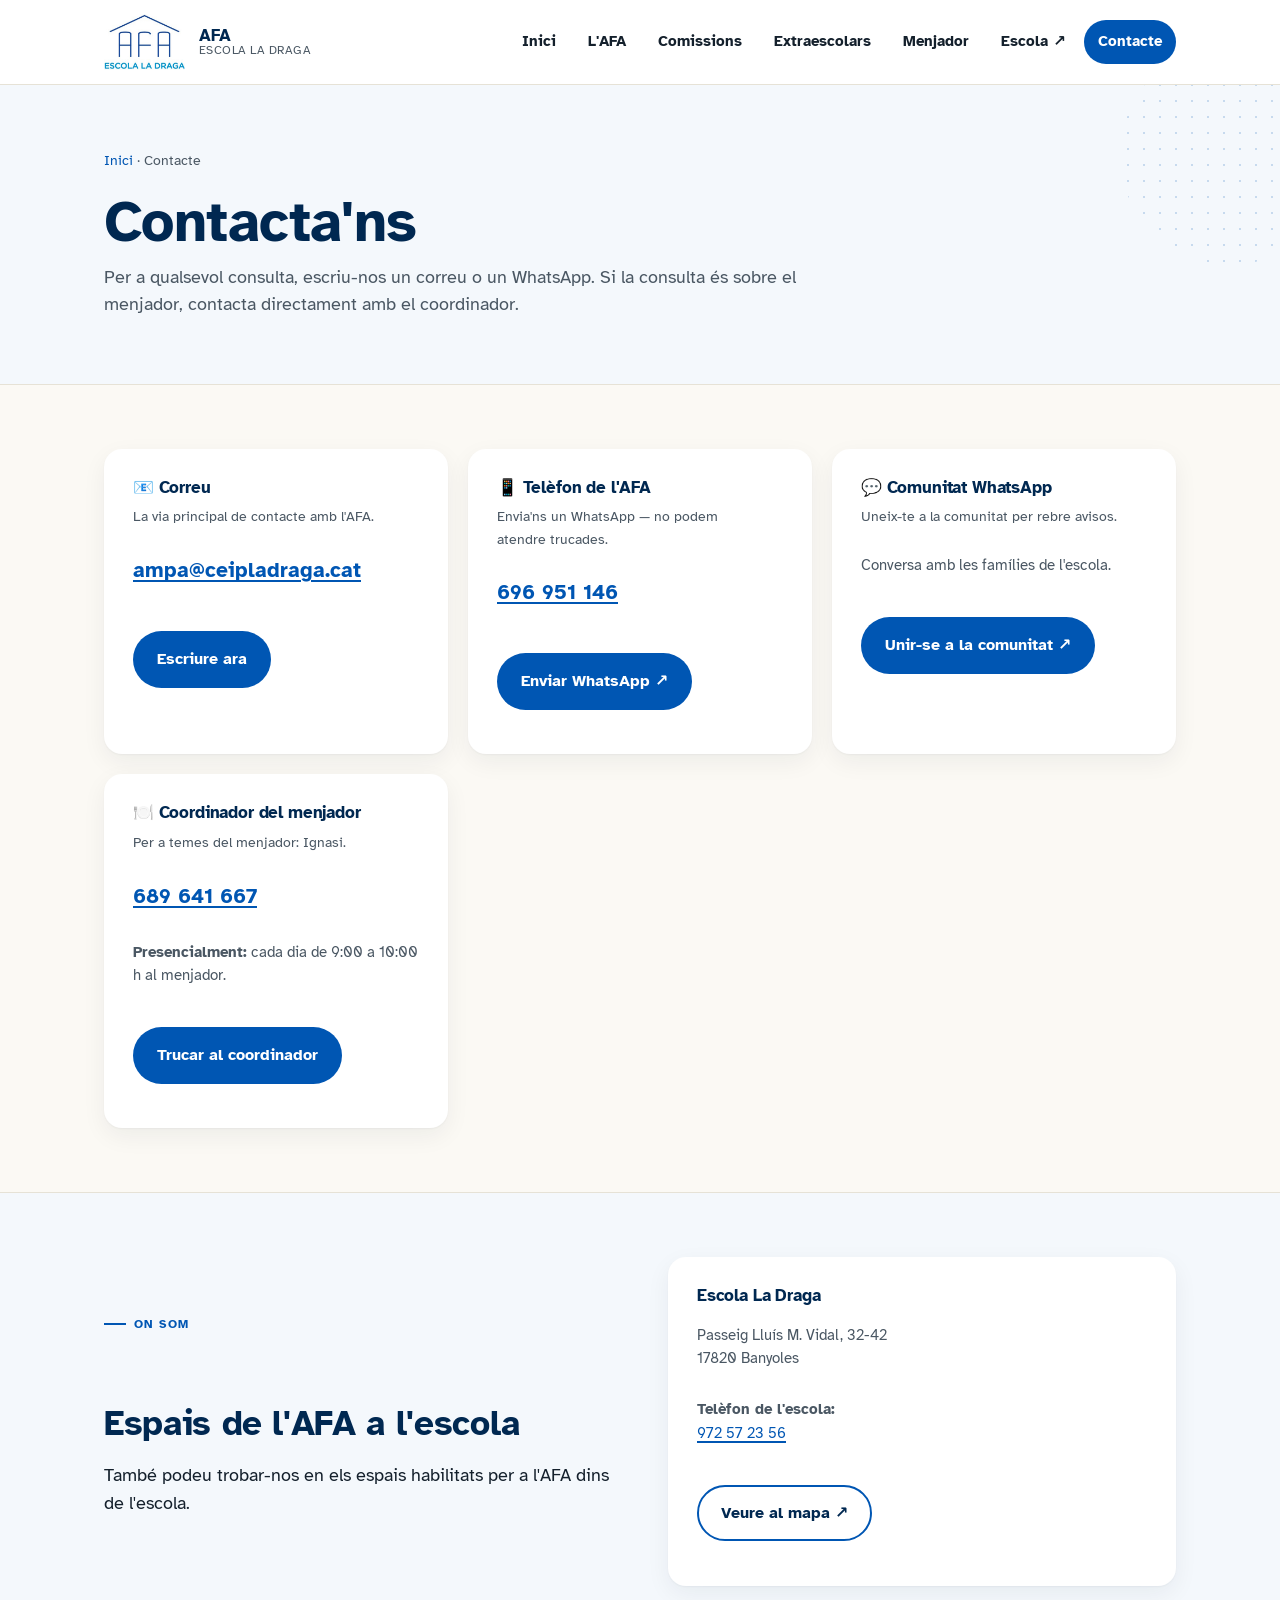
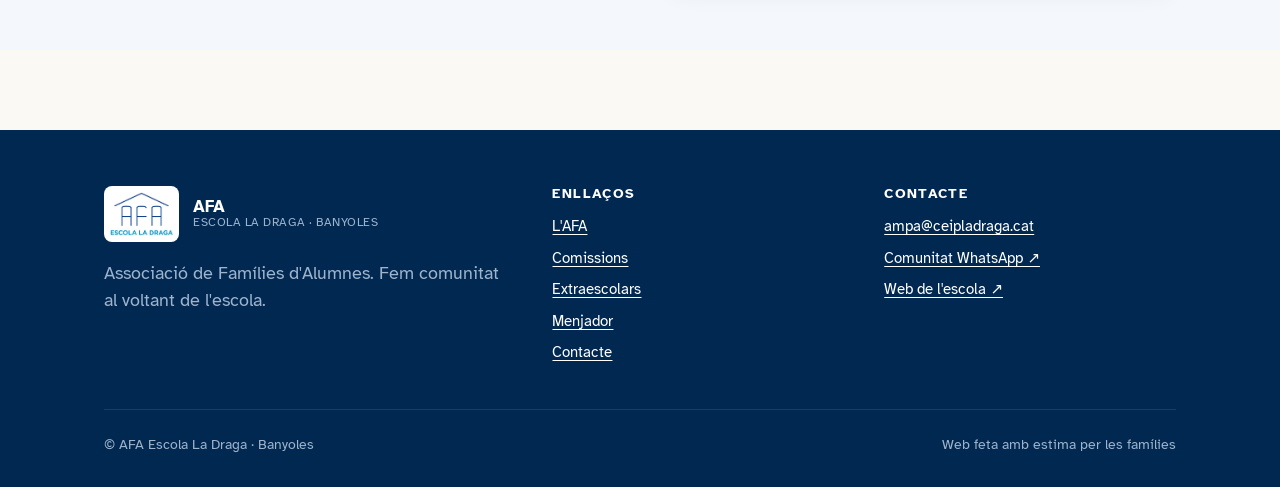
<file: contacte.html>
<!doctype html>
<html lang="ca">
<head>
<meta charset="utf-8">
<title>Contacte · AFA Escola La Draga</title>
<meta name="viewport" content="width=device-width, initial-scale=1">
<meta name="description" content="Contacta amb l'AFA de l'Escola La Draga: email, WhatsApp, telèfons.">
<link rel="icon" href="assets/logo-afa.jpg">
<link rel="stylesheet" href="assets/styles.css">
</head>
<body data-cards="shadow">
<a href="#main" class="skip">Salta al contingut</a>

<header class="site-header">
  <div class="wrap">
    <a href="index.html" class="brand" aria-label="AFA Escola La Draga, inici">
      <img src="assets/logo-afa.jpg" alt="" width="120" height="83">
      <span class="brand-text"><strong>AFA</strong><span>Escola La Draga</span></span>
    </a>
    <input type="checkbox" id="nav-toggle" class="nav-toggle-input" aria-hidden="true">
    <label for="nav-toggle" class="nav-toggle-label" aria-label="Obrir menú"><span></span><span></span><span></span></label>
    <nav class="main-nav" aria-label="Principal">
      <ul>
        <li><a href="index.html">Inici</a></li>
        <li><a href="afa.html">L'AFA</a></li>
        <li><a href="comissions.html">Comissions</a></li>
        <li><a href="extraescolars.html">Extraescolars</a></li>
        <li><a href="menjador.html">Menjador</a></li>
        <li><a href="https://agora.xtec.cat/ceipladraga/" rel="external noopener" target="_blank">Escola ↗</a></li>
        <li><a href="contacte.html" aria-current="page">Contacte</a></li>
      </ul>
    </nav>
  </div>
</header>

<main id="main" data-screen-label="08 Contacte">

  <section class="page-header">
    <div class="wrap">
      <p class="breadcrumbs"><a href="index.html">Inici</a> · Contacte</p>
      <h1>Contacta'ns</h1>
      <p>Per a qualsevol consulta, escriu-nos un correu o un WhatsApp. Si la consulta és sobre el menjador, contacta directament amb el coordinador.</p>
    </div>
  </section>

  <section class="block">
    <div class="wrap">
      <div class="info-grid">

        <div class="info-block">
          <h3>📧 Correu</h3>
          <p class="muted" style="font-size:0.9rem;">La via principal de contacte amb l'AFA.</p>
          <p class="big" style="margin-top: 12px;"><a href="mailto:ampa@ceipladraga.cat">ampa@ceipladraga.cat</a></p>
          <p style="margin-top: 16px;"><a class="btn btn-primary" href="mailto:ampa@ceipladraga.cat">Escriure ara</a></p>
        </div>

        <div class="info-block">
          <h3>📱 Telèfon de l'AFA</h3>
          <p class="muted" style="font-size:0.9rem;">Envia'ns un WhatsApp — no podem atendre trucades.</p>
          <p class="big" style="margin-top: 12px;"><a href="https://wa.me/34696951146" rel="external noopener" target="_blank">696 951 146</a></p>
          <p style="margin-top: 16px;"><a class="btn btn-primary" href="https://wa.me/34696951146" rel="external noopener" target="_blank">Enviar WhatsApp ↗</a></p>
        </div>

        <div class="info-block">
          <h3>💬 Comunitat WhatsApp</h3>
          <p class="muted" style="font-size:0.9rem;">Uneix-te a la comunitat per rebre avisos.</p>
          <p style="margin-top: 12px;">Conversa amb les famílies de l'escola.</p>
          <p style="margin-top: 16px;"><a class="btn btn-primary" href="https://chat.whatsapp.com/JeJYB9HPouA163zASYSJlp" rel="external noopener" target="_blank">Unir-se a la comunitat ↗</a></p>
        </div>

        <div class="info-block">
          <h3>🍽️ Coordinador del menjador</h3>
          <p class="muted" style="font-size:0.9rem;">Per a temes del menjador: Ignasi.</p>
          <p class="big" style="margin-top: 12px;"><a href="tel:+34689641667">689 641 667</a></p>
          <p style="margin-top: 8px; font-size: 0.95rem;"><strong>Presencialment:</strong> cada dia de 9:00 a 10:00 h al menjador.</p>
          <p style="margin-top: 16px;"><a class="btn btn-primary" href="tel:+34689641667">Trucar al coordinador</a></p>
        </div>

      </div>
    </div>
  </section>

  <section class="block bg-subtle">
    <div class="wrap two-col even">
      <div class="prose">
        <span class="eyebrow">On som</span>
        <h2>Espais de l'AFA a l'escola</h2>
        <p>També podeu trobar-nos en els espais habilitats per a l'AFA dins de l'escola.</p>
      </div>
      <div>
        <div class="info-block">
          <h3>Escola La Draga</h3>
          <p style="margin-top: 10px;">Passeig Lluís M. Vidal, 32-42<br>17820 Banyoles</p>
          <p style="margin-top: 12px;"><strong>Telèfon de l'escola:</strong><br><a href="tel:+34972572356">972 57 23 56</a></p>
          <p style="margin-top: 16px;"><a class="btn btn-ghost" href="https://www.google.com/maps/search/?api=1&query=Passeig+Llu%C3%ADs+M.+Vidal+32-42+17820+Banyoles" rel="external noopener" target="_blank">Veure al mapa ↗</a></p>
        </div>
      </div>
    </div>
  </section>

</main>

<footer class="site-footer" data-screen-label="Footer">
  <div class="wrap">
    <div class="footer-grid">
      <div>
        <a href="index.html" class="brand">
          <img src="assets/logo-afa.jpg" alt="" width="100" height="69">
          <span class="brand-text"><strong>AFA</strong><span>Escola La Draga · Banyoles</span></span>
        </a>
        <p class="footer-tagline">Associació de Famílies d'Alumnes. Fem comunitat al voltant de l'escola.</p>
      </div>
      <div>
        <h4>Enllaços</h4>
        <ul>
          <li><a href="afa.html">L'AFA</a></li>
          <li><a href="comissions.html">Comissions</a></li>
          <li><a href="extraescolars.html">Extraescolars</a></li>
          <li><a href="menjador.html">Menjador</a></li>
          <li><a href="contacte.html">Contacte</a></li>
        </ul>
      </div>
      <div>
        <h4>Contacte</h4>
        <ul>
          <li><a href="mailto:ampa@ceipladraga.cat">ampa@ceipladraga.cat</a></li>
          <li><a href="https://chat.whatsapp.com/JeJYB9HPouA163zASYSJlp" rel="external noopener" target="_blank">Comunitat WhatsApp ↗</a></li>
          <li><a href="https://agora.xtec.cat/ceipladraga/" rel="external noopener" target="_blank">Web de l'escola ↗</a></li>
        </ul>
      </div>
    </div>
    <div class="legal">
      <span>© AFA Escola La Draga · Banyoles</span>
      <span>Web feta amb estima per les famílies</span>
    </div>
  </div>
</footer>

</body>
</html>
</file>
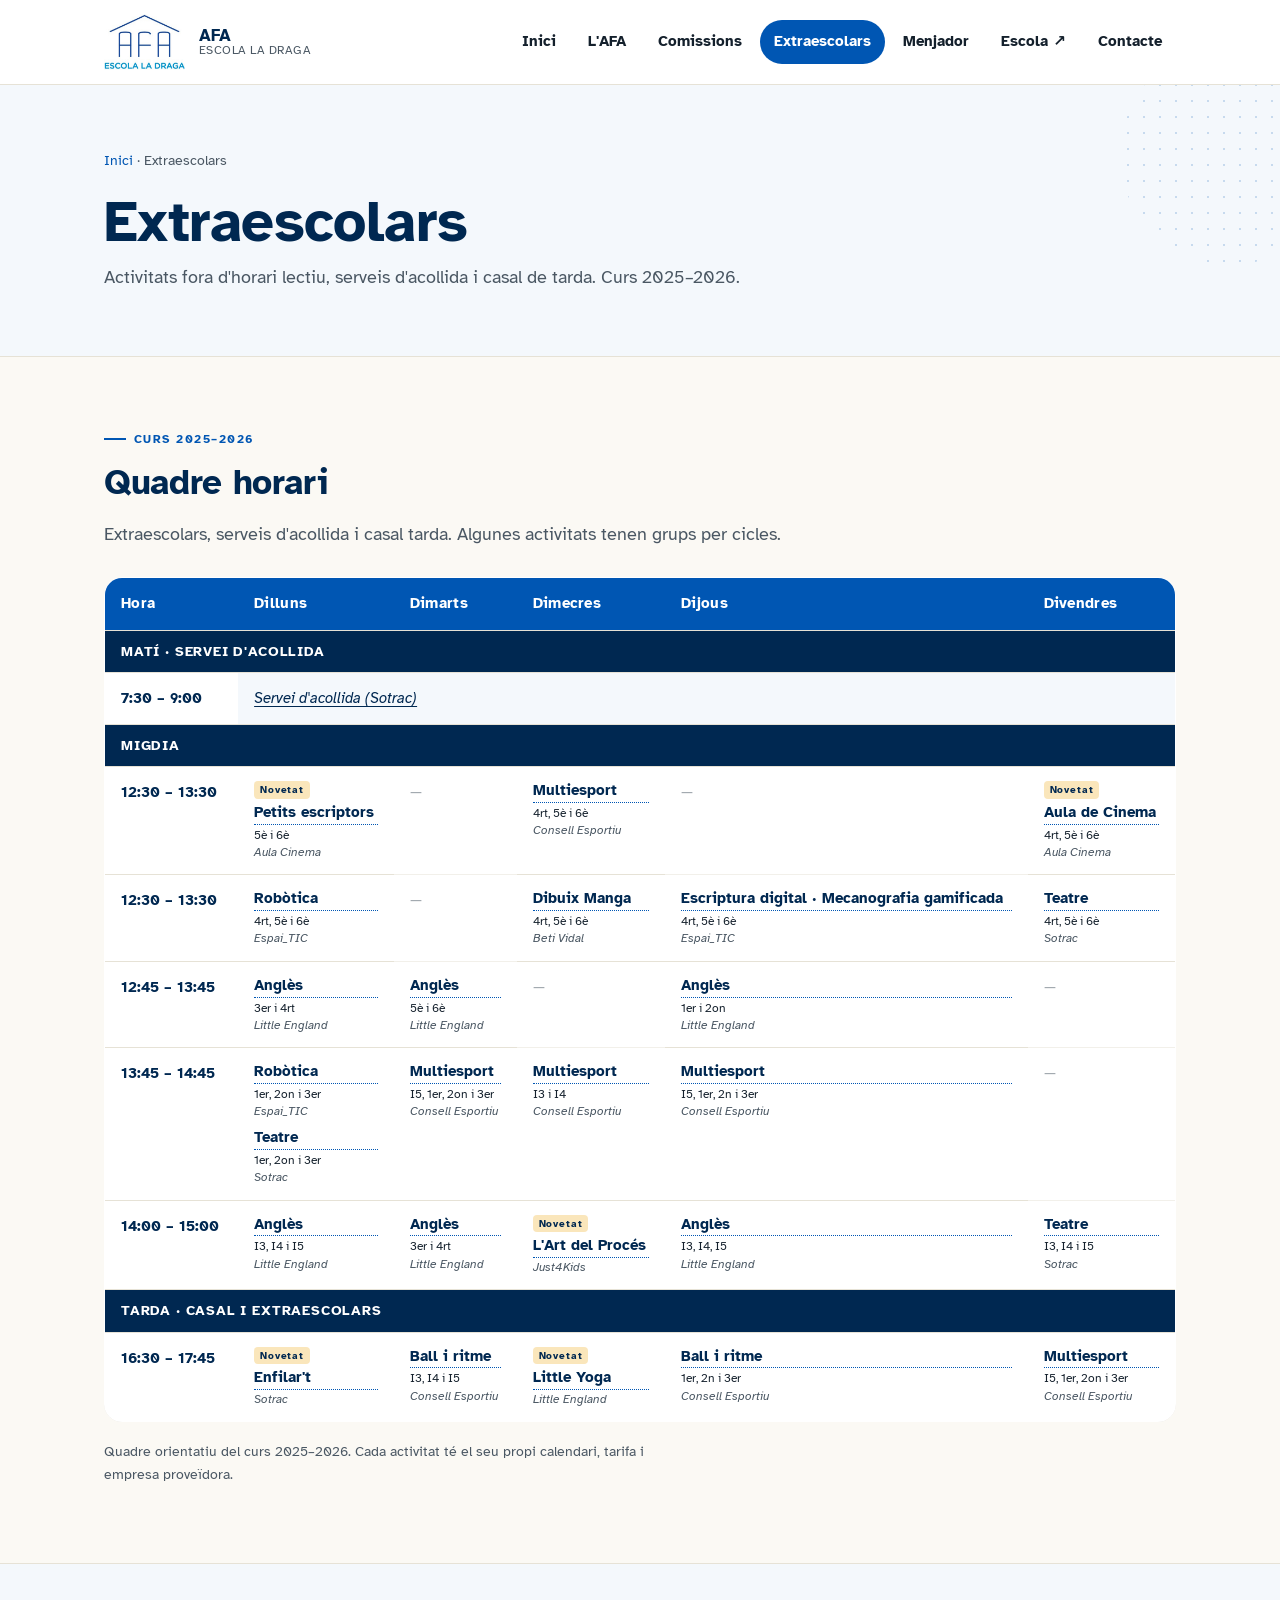
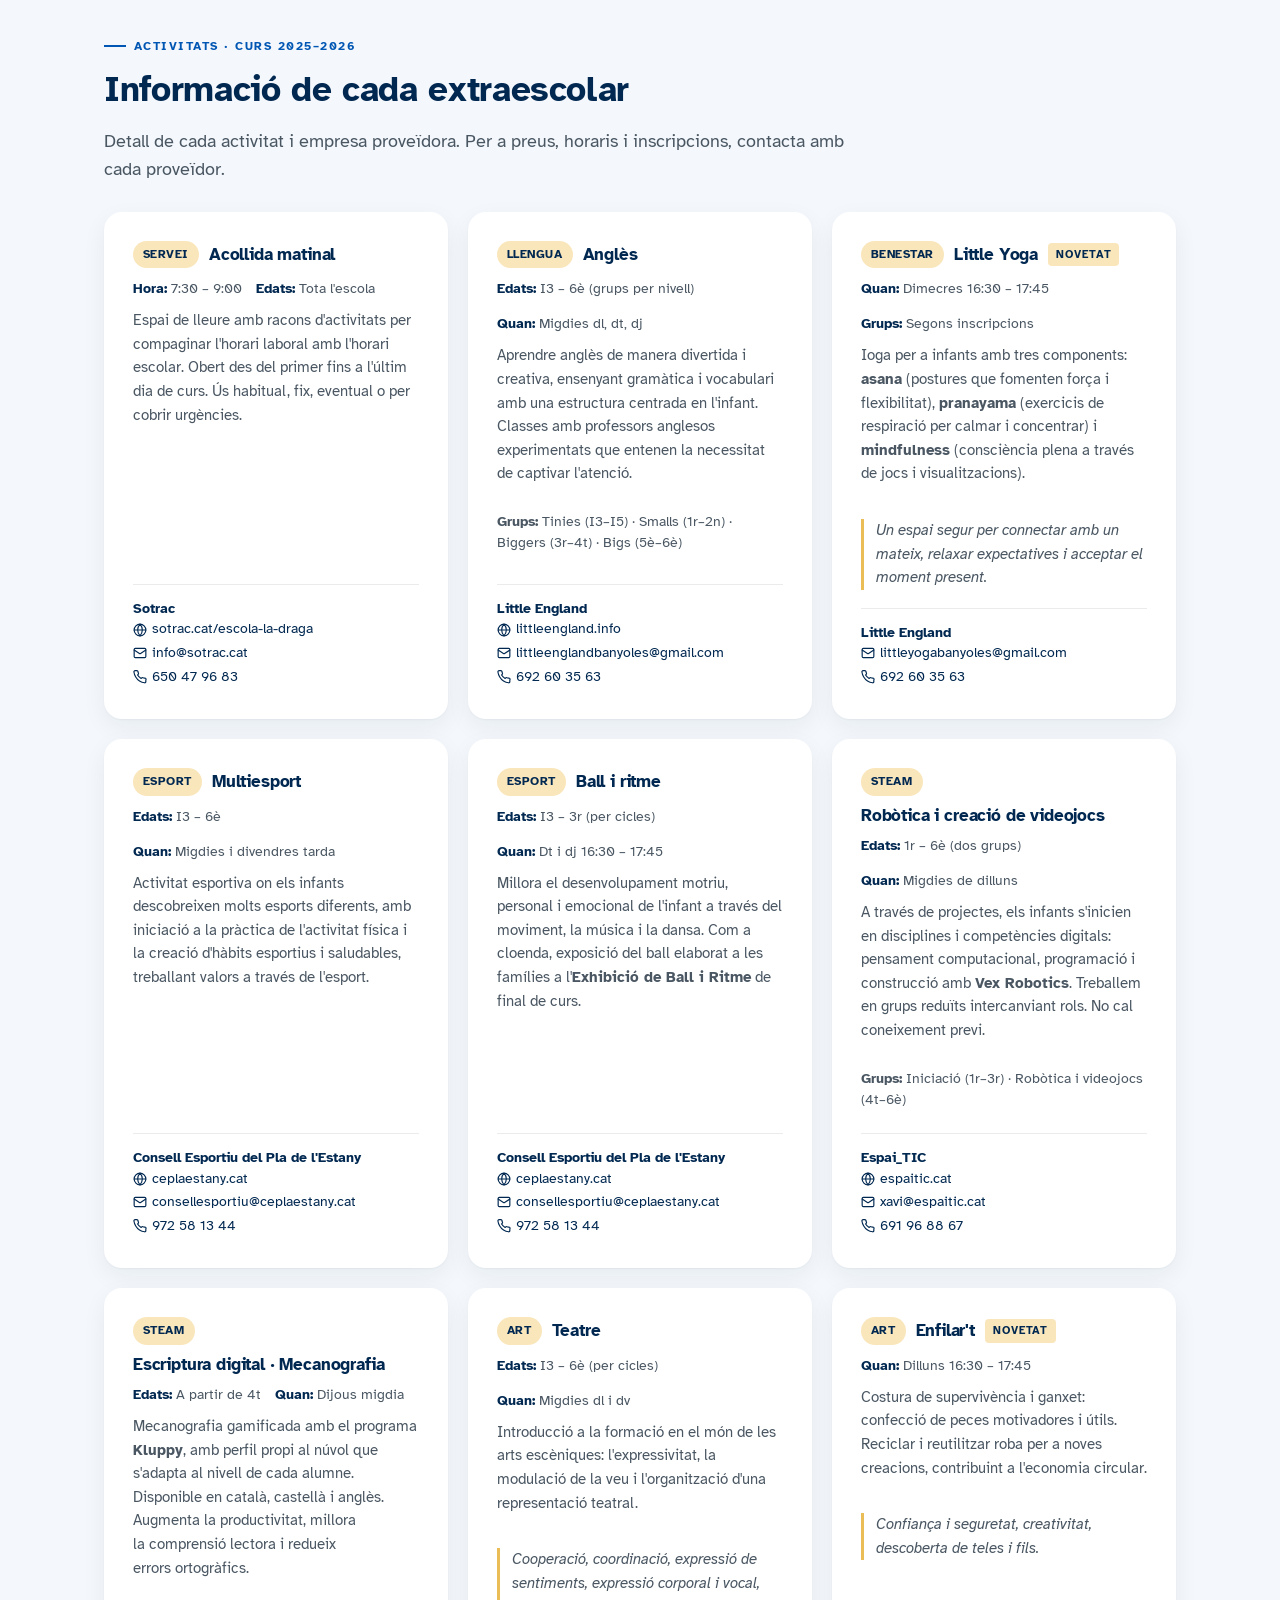
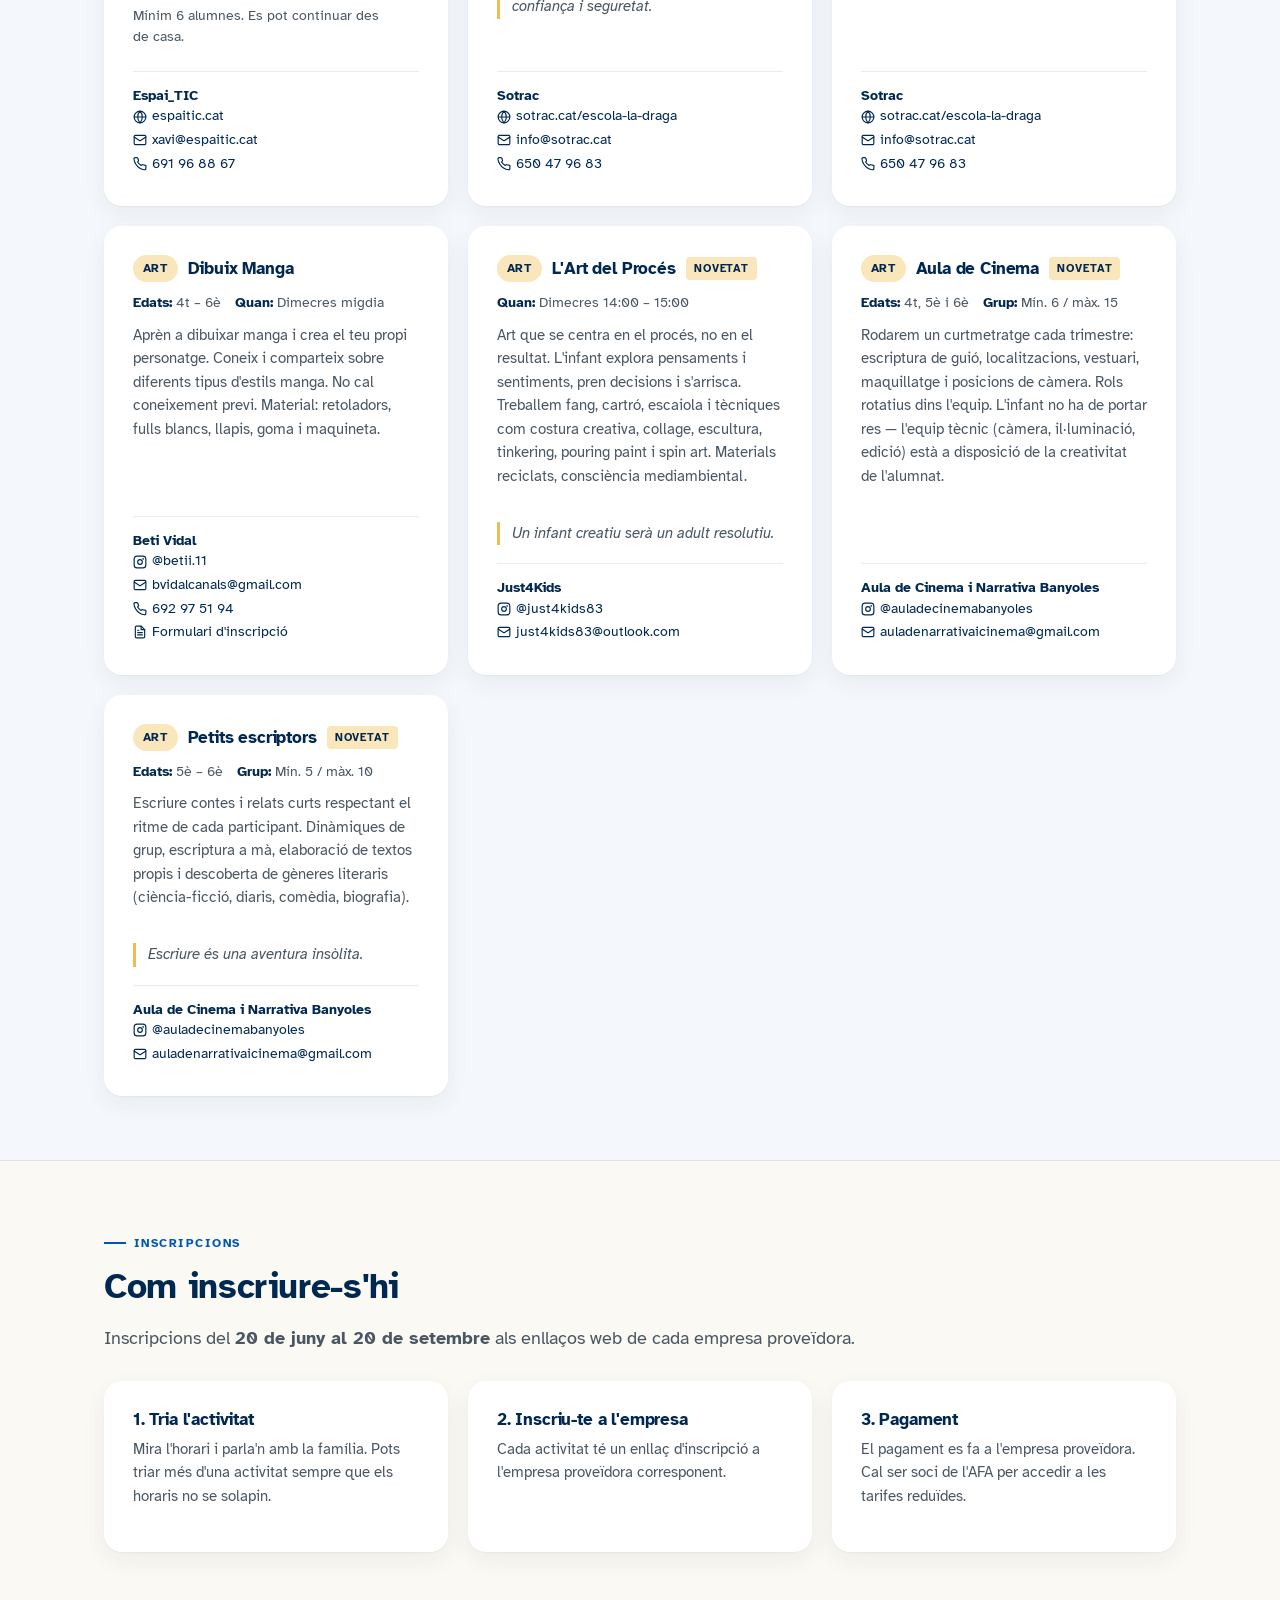
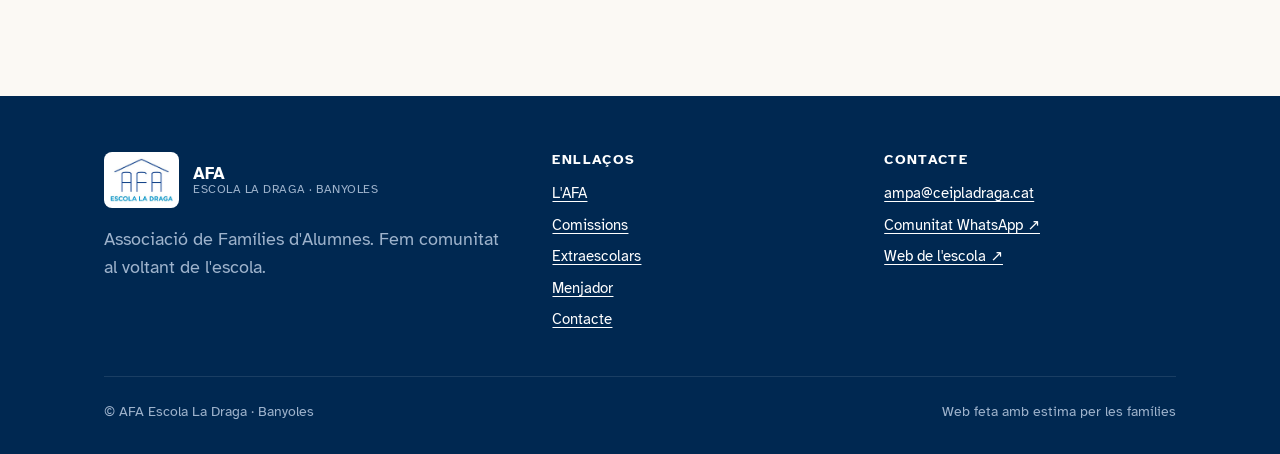
<file: extraescolars.html>
<!doctype html>
<html lang="ca">
<head>
<meta charset="utf-8">
<title>Extraescolars · AFA Escola La Draga</title>
<meta name="viewport" content="width=device-width, initial-scale=1">
<meta name="description" content="Quadre horari i informació d'inscripció a les extraescolars de l'AFA Escola La Draga.">
<link rel="icon" href="assets/logo-afa.jpg">
<link rel="stylesheet" href="assets/styles.css">
</head>
<body data-cards="shadow">
<a href="#main" class="skip">Salta al contingut</a>

<header class="site-header">
  <div class="wrap">
    <a href="index.html" class="brand" aria-label="AFA Escola La Draga, inici">
      <img src="assets/logo-afa.jpg" alt="" width="120" height="83">
      <span class="brand-text"><strong>AFA</strong><span>Escola La Draga</span></span>
    </a>
    <input type="checkbox" id="nav-toggle" class="nav-toggle-input" aria-hidden="true">
    <label for="nav-toggle" class="nav-toggle-label" aria-label="Obrir menú"><span></span><span></span><span></span></label>
    <nav class="main-nav" aria-label="Principal">
      <ul>
        <li><a href="index.html">Inici</a></li>
        <li><a href="afa.html">L'AFA</a></li>
        <li><a href="comissions.html">Comissions</a></li>
        <li><a href="extraescolars.html" aria-current="page">Extraescolars</a></li>
        <li><a href="menjador.html">Menjador</a></li>
        <li><a href="https://agora.xtec.cat/ceipladraga/" rel="external noopener" target="_blank">Escola ↗</a></li>
        <li><a href="contacte.html">Contacte</a></li>
      </ul>
    </nav>
  </div>
</header>

<main id="main" data-screen-label="06 Extraescolars">

  <section class="page-header">
    <div class="wrap">
      <p class="breadcrumbs"><a href="index.html">Inici</a> · Extraescolars</p>
      <h1>Extraescolars</h1>
      <p>Activitats fora d'horari lectiu, serveis d'acollida i casal de tarda. Curs 2025–2026.</p>
    </div>
  </section>

  <section class="block">
    <div class="wrap">
      <span class="eyebrow">Curs 2025–2026</span>
      <h2>Quadre horari</h2>
      <p class="muted">Extraescolars, serveis d'acollida i casal tarda. Algunes activitats tenen grups per cicles.</p>

      <div class="timetable-scroll">
        <table class="timetable">
          <caption class="visually-hidden">Horari setmanal d'extraescolars</caption>
          <thead>
            <tr>
              <th scope="col">Hora</th>
              <th scope="col">Dilluns</th>
              <th scope="col">Dimarts</th>
              <th scope="col">Dimecres</th>
              <th scope="col">Dijous</th>
              <th scope="col">Divendres</th>
            </tr>
          </thead>
          <tbody>

            <!-- MATÍ -->
            <tr class="group-row"><td colspan="6">Matí · Servei d'acollida</td></tr>
            <tr>
              <td class="day">7:30 – 9:00</td>
              <td colspan="5" class="acollida"><a href="#acollida" class="acollida-link">Servei d'acollida (Sotrac)</a></td>
            </tr>

            <!-- MIGDIA -->
            <tr class="group-row"><td colspan="6">Migdia</td></tr>

            <tr>
              <td class="day">12:30 – 13:30</td>
              <td>
                <div class="activity">
                  <span class="new-badge">Novetat</span>
                  <a class="name name-link" href="#petits-escriptors">Petits escriptors</a>
                  <span class="levels">5è i 6è</span>
                  <span class="provider">Aula Cinema</span>
                </div>
              </td>
              <td class="empty">—</td>
              <td>
                <div class="activity">
                  <a class="name name-link" href="#multiesport">Multiesport</a>
                  <span class="levels">4rt, 5è i 6è</span>
                  <span class="provider">Consell Esportiu</span>
                </div>
              </td>
              <td class="empty">—</td>
              <td>
                <div class="activity">
                  <span class="new-badge">Novetat</span>
                  <a class="name name-link" href="#aula-cinema">Aula de Cinema</a>
                  <span class="levels">4rt, 5è i 6è</span>
                  <span class="provider">Aula Cinema</span>
                </div>
              </td>
            </tr>

            <tr>
              <td class="day">12:30 – 13:30</td>
              <td>
                <div class="activity">
                  <a class="name name-link" href="#robotica">Robòtica</a>
                  <span class="levels">4rt, 5è i 6è</span>
                  <span class="provider">Espai_TIC</span>
                </div>
              </td>
              <td class="empty">—</td>
              <td>
                <div class="activity">
                  <a class="name name-link" href="#dibuix-manga">Dibuix Manga</a>
                  <span class="levels">4rt, 5è i 6è</span>
                  <span class="provider">Beti Vidal</span>
                </div>
              </td>
              <td>
                <div class="activity">
                  <a class="name name-link" href="#escriptura-digital">Escriptura digital · Mecanografia gamificada</a>
                  <span class="levels">4rt, 5è i 6è</span>
                  <span class="provider">Espai_TIC</span>
                </div>
              </td>
              <td>
                <div class="activity">
                  <a class="name name-link" href="#teatre">Teatre</a>
                  <span class="levels">4rt, 5è i 6è</span>
                  <span class="provider">Sotrac</span>
                </div>
              </td>
            </tr>

            <tr>
              <td class="day">12:45 – 13:45</td>
              <td>
                <div class="activity">
                  <a class="name name-link" href="#angles">Anglès</a>
                  <span class="levels">3er i 4rt</span>
                  <span class="provider">Little England</span>
                </div>
              </td>
              <td>
                <div class="activity">
                  <a class="name name-link" href="#angles">Anglès</a>
                  <span class="levels">5è i 6è</span>
                  <span class="provider">Little England</span>
                </div>
              </td>
              <td class="empty">—</td>
              <td>
                <div class="activity">
                  <a class="name name-link" href="#angles">Anglès</a>
                  <span class="levels">1er i 2on</span>
                  <span class="provider">Little England</span>
                </div>
              </td>
              <td class="empty">—</td>
            </tr>

            <tr>
              <td class="day">13:45 – 14:45</td>
              <td>
                <div class="activity">
                  <a class="name name-link" href="#robotica">Robòtica</a>
                  <span class="levels">1er, 2on i 3er</span>
                  <span class="provider">Espai_TIC</span>
                </div>
                <div class="activity" style="margin-top:8px;">
                  <a class="name name-link" href="#teatre">Teatre</a>
                  <span class="levels">1er, 2on i 3er</span>
                  <span class="provider">Sotrac</span>
                </div>
              </td>
              <td>
                <div class="activity">
                  <a class="name name-link" href="#multiesport">Multiesport</a>
                  <span class="levels">I5, 1er, 2on i 3er</span>
                  <span class="provider">Consell Esportiu</span>
                </div>
              </td>
              <td>
                <div class="activity">
                  <a class="name name-link" href="#multiesport">Multiesport</a>
                  <span class="levels">I3 i I4</span>
                  <span class="provider">Consell Esportiu</span>
                </div>
              </td>
              <td>
                <div class="activity">
                  <a class="name name-link" href="#multiesport">Multiesport</a>
                  <span class="levels">I5, 1er, 2n i 3er</span>
                  <span class="provider">Consell Esportiu</span>
                </div>
              </td>
              <td class="empty">—</td>
            </tr>

            <tr>
              <td class="day">14:00 – 15:00</td>
              <td>
                <div class="activity">
                  <a class="name name-link" href="#angles">Anglès</a>
                  <span class="levels">I3, I4 i I5</span>
                  <span class="provider">Little England</span>
                </div>
              </td>
              <td>
                <div class="activity">
                  <a class="name name-link" href="#angles">Anglès</a>
                  <span class="levels">3er i 4rt</span>
                  <span class="provider">Little England</span>
                </div>
              </td>
              <td>
                <div class="activity">
                  <span class="new-badge">Novetat</span>
                  <a class="name name-link" href="#art-proces">L'Art del Procés</a>
                  <span class="provider">Just4Kids</span>
                </div>
              </td>
              <td>
                <div class="activity">
                  <a class="name name-link" href="#angles">Anglès</a>
                  <span class="levels">I3, I4, I5</span>
                  <span class="provider">Little England</span>
                </div>
              </td>
              <td>
                <div class="activity">
                  <a class="name name-link" href="#teatre">Teatre</a>
                  <span class="levels">I3, I4 i I5</span>
                  <span class="provider">Sotrac</span>
                </div>
              </td>
            </tr>

            <!-- TARDA -->
            <tr class="group-row"><td colspan="6">Tarda · Casal i extraescolars</td></tr>

            <tr>
              <td class="day">16:30 – 17:45</td>
              <td>
                <div class="activity">
                  <span class="new-badge">Novetat</span>
                  <a class="name name-link" href="#enfilart">Enfilar't</a>
                  <span class="provider">Sotrac</span>
                </div>
              </td>
              <td>
                <div class="activity">
                  <a class="name name-link" href="#ball-ritme">Ball i ritme</a>
                  <span class="levels">I3, I4 i I5</span>
                  <span class="provider">Consell Esportiu</span>
                </div>
              </td>
              <td>
                <div class="activity">
                  <span class="new-badge">Novetat</span>
                  <a class="name name-link" href="#little-yoga">Little Yoga</a>
                  <span class="provider">Little England</span>
                </div>
              </td>
              <td>
                <div class="activity">
                  <a class="name name-link" href="#ball-ritme">Ball i ritme</a>
                  <span class="levels">1er, 2n i 3er</span>
                  <span class="provider">Consell Esportiu</span>
                </div>
              </td>
              <td>
                <div class="activity">
                  <a class="name name-link" href="#multiesport">Multiesport</a>
                  <span class="levels">I5, 1er, 2on i 3er</span>
                  <span class="provider">Consell Esportiu</span>
                </div>
              </td>
            </tr>

          </tbody>
        </table>
      </div>

      <p class="muted" style="margin-top:18px; font-size:0.9rem;">Quadre orientatiu del curs 2025–2026. Cada activitat té el seu propi calendari, tarifa i empresa proveïdora.</p>
    </div>
  </section>

  <!-- ===== INFO PER ACTIVITAT ===== -->
  <section class="block bg-subtle">
    <div class="wrap">
      <span class="eyebrow">Activitats · Curs 2025–2026</span>
      <h2>Informació de cada extraescolar</h2>
      <p class="muted">Detall de cada activitat i empresa proveïdora. Per a preus, horaris i inscripcions, contacta amb cada proveïdor.</p>

      <div class="card-grid" style="margin-top: 28px;">

        <!-- ACOLLIDA -->
        <article class="info-block activity-card" id="acollida">
          <div class="header-row">
            <span class="tag">Servei</span>
            <h3>Acollida matinal</h3>
          </div>
          <div class="meta">
            <span><strong>Hora:</strong> 7:30 – 9:00</span>
            <span><strong>Edats:</strong> Tota l'escola</span>
          </div>
          <p class="description">Espai de lleure amb racons d'activitats per compaginar l'horari laboral amb l'horari escolar. Obert des del primer fins a l'últim dia de curs. Ús habitual, fix, eventual o per cobrir urgències.</p>
          <div class="provider-block">
            <strong>Sotrac</strong><br>
            <a href="https://www.sotrac.cat/escola-la-draga" class="contact-link" rel="external noopener" target="_blank"><svg width="14" height="14" viewBox="0 0 24 24" fill="none" stroke="currentColor" stroke-width="2" stroke-linecap="round" stroke-linejoin="round" aria-hidden="true"><circle cx="12" cy="12" r="10"/><path d="M2 12h20M12 2a15.3 15.3 0 0 1 4 10 15.3 15.3 0 0 1-4 10 15.3 15.3 0 0 1-4-10 15.3 15.3 0 0 1 4-10z"/></svg>sotrac.cat/escola-la-draga</a><br>
            <a href="mailto:info@sotrac.cat" class="contact-link"><svg width="14" height="14" viewBox="0 0 24 24" fill="none" stroke="currentColor" stroke-width="2" stroke-linecap="round" stroke-linejoin="round" aria-hidden="true"><rect width="20" height="16" x="2" y="4" rx="2"/><path d="m22 7-8.97 5.7a1.94 1.94 0 0 1-2.06 0L2 7"/></svg>info@sotrac.cat</a><br>
            <a href="tel:+34650479683" class="contact-link"><svg width="14" height="14" viewBox="0 0 24 24" fill="none" stroke="currentColor" stroke-width="2" stroke-linecap="round" stroke-linejoin="round" aria-hidden="true"><path d="M22 16.92v3a2 2 0 0 1-2.18 2 19.79 19.79 0 0 1-8.63-3.07A19.5 19.5 0 0 1 4.69 12 19.79 19.79 0 0 1 1.61 3.41 2 2 0 0 1 3.6 1h3a2 2 0 0 1 2 1.72c.127.96.361 1.903.7 2.81a2 2 0 0 1-.45 2.11L7.91 8.58a16 16 0 0 0 6 6l.95-.95a2 2 0 0 1 2.11-.45c.907.339 1.85.573 2.81.7A2 2 0 0 1 22 16.92z"/></svg>650 47 96 83</a>
          </div>
        </article>

        <!-- ANGLÈS -->
        <article class="info-block activity-card" id="angles">
          <div class="header-row">
            <span class="tag">Llengua</span>
            <h3>Anglès</h3>
          </div>
          <div class="meta">
            <span><strong>Edats:</strong> I3 – 6è (grups per nivell)</span>
            <span><strong>Quan:</strong> Migdies dl, dt, dj</span>
          </div>
          <p class="description">Aprendre anglès de manera divertida i creativa, ensenyant gramàtica i vocabulari amb una estructura centrada en l'infant. Classes amb professors anglesos experimentats que entenen la necessitat de captivar l'atenció.</p>
          <p class="muted" style="font-size:0.85rem;"><strong>Grups:</strong> Tinies (I3–I5) · Smalls (1r–2n) · Biggers (3r–4t) · Bigs (5è–6è)</p>
          <div class="provider-block">
            <strong>Little England</strong><br>
            <a href="https://www.littleengland.info" class="contact-link" rel="external noopener" target="_blank"><svg width="14" height="14" viewBox="0 0 24 24" fill="none" stroke="currentColor" stroke-width="2" stroke-linecap="round" stroke-linejoin="round" aria-hidden="true"><circle cx="12" cy="12" r="10"/><path d="M2 12h20M12 2a15.3 15.3 0 0 1 4 10 15.3 15.3 0 0 1-4 10 15.3 15.3 0 0 1-4-10 15.3 15.3 0 0 1 4-10z"/></svg>littleengland.info</a><br>
            <a href="mailto:littleenglandbanyoles@gmail.com" class="contact-link"><svg width="14" height="14" viewBox="0 0 24 24" fill="none" stroke="currentColor" stroke-width="2" stroke-linecap="round" stroke-linejoin="round" aria-hidden="true"><rect width="20" height="16" x="2" y="4" rx="2"/><path d="m22 7-8.97 5.7a1.94 1.94 0 0 1-2.06 0L2 7"/></svg>littleenglandbanyoles@gmail.com</a><br>
            <a href="tel:+34692603563" class="contact-link"><svg width="14" height="14" viewBox="0 0 24 24" fill="none" stroke="currentColor" stroke-width="2" stroke-linecap="round" stroke-linejoin="round" aria-hidden="true"><path d="M22 16.92v3a2 2 0 0 1-2.18 2 19.79 19.79 0 0 1-8.63-3.07A19.5 19.5 0 0 1 4.69 12 19.79 19.79 0 0 1 1.61 3.41 2 2 0 0 1 3.6 1h3a2 2 0 0 1 2 1.72c.127.96.361 1.903.7 2.81a2 2 0 0 1-.45 2.11L7.91 8.58a16 16 0 0 0 6 6l.95-.95a2 2 0 0 1 2.11-.45c.907.339 1.85.573 2.81.7A2 2 0 0 1 22 16.92z"/></svg>692 60 35 63</a>
          </div>
        </article>

        <!-- LITTLE YOGA -->
        <article class="info-block activity-card" id="little-yoga">
          <div class="header-row">
            <span class="tag">Benestar</span>
            <h3>Little Yoga</h3>
            <span class="new-tag">Novetat</span>
          </div>
          <div class="meta">
            <span><strong>Quan:</strong> Dimecres 16:30 – 17:45</span>
            <span><strong>Grups:</strong> Segons inscripcions</span>
          </div>
          <p class="description">Ioga per a infants amb tres components: <strong>asana</strong> (postures que fomenten força i flexibilitat), <strong>pranayama</strong> (exercicis de respiració per calmar i concentrar) i <strong>mindfulness</strong> (consciència plena a través de jocs i visualitzacions).</p>
          <p class="objective-text">Un espai segur per connectar amb un mateix, relaxar expectatives i acceptar el moment present.</p>
          <div class="provider-block">
            <strong>Little England</strong><br>
            <a href="mailto:littleyogabanyoles@gmail.com" class="contact-link"><svg width="14" height="14" viewBox="0 0 24 24" fill="none" stroke="currentColor" stroke-width="2" stroke-linecap="round" stroke-linejoin="round" aria-hidden="true"><rect width="20" height="16" x="2" y="4" rx="2"/><path d="m22 7-8.97 5.7a1.94 1.94 0 0 1-2.06 0L2 7"/></svg>littleyogabanyoles@gmail.com</a><br>
            <a href="tel:+34692603563" class="contact-link"><svg width="14" height="14" viewBox="0 0 24 24" fill="none" stroke="currentColor" stroke-width="2" stroke-linecap="round" stroke-linejoin="round" aria-hidden="true"><path d="M22 16.92v3a2 2 0 0 1-2.18 2 19.79 19.79 0 0 1-8.63-3.07A19.5 19.5 0 0 1 4.69 12 19.79 19.79 0 0 1 1.61 3.41 2 2 0 0 1 3.6 1h3a2 2 0 0 1 2 1.72c.127.96.361 1.903.7 2.81a2 2 0 0 1-.45 2.11L7.91 8.58a16 16 0 0 0 6 6l.95-.95a2 2 0 0 1 2.11-.45c.907.339 1.85.573 2.81.7A2 2 0 0 1 22 16.92z"/></svg>692 60 35 63</a>
          </div>
        </article>

        <!-- MULTIESPORT -->
        <article class="info-block activity-card" id="multiesport">
          <div class="header-row">
            <span class="tag">Esport</span>
            <h3>Multiesport</h3>
          </div>
          <div class="meta">
            <span><strong>Edats:</strong> I3 – 6è</span>
            <span><strong>Quan:</strong> Migdies i divendres tarda</span>
          </div>
          <p class="description">Activitat esportiva on els infants descobreixen molts esports diferents, amb iniciació a la pràctica de l'activitat física i la creació d'hàbits esportius i saludables, treballant valors a través de l'esport.</p>
          <div class="provider-block">
            <strong>Consell Esportiu del Pla de l'Estany</strong><br>
            <a href="https://www.ceplaestany.cat" class="contact-link" rel="external noopener" target="_blank"><svg width="14" height="14" viewBox="0 0 24 24" fill="none" stroke="currentColor" stroke-width="2" stroke-linecap="round" stroke-linejoin="round" aria-hidden="true"><circle cx="12" cy="12" r="10"/><path d="M2 12h20M12 2a15.3 15.3 0 0 1 4 10 15.3 15.3 0 0 1-4 10 15.3 15.3 0 0 1-4-10 15.3 15.3 0 0 1 4-10z"/></svg>ceplaestany.cat</a><br>
            <a href="mailto:consellesportiu@ceplaestany.cat" class="contact-link"><svg width="14" height="14" viewBox="0 0 24 24" fill="none" stroke="currentColor" stroke-width="2" stroke-linecap="round" stroke-linejoin="round" aria-hidden="true"><rect width="20" height="16" x="2" y="4" rx="2"/><path d="m22 7-8.97 5.7a1.94 1.94 0 0 1-2.06 0L2 7"/></svg>consellesportiu@ceplaestany.cat</a><br>
            <a href="tel:+34972581344" class="contact-link"><svg width="14" height="14" viewBox="0 0 24 24" fill="none" stroke="currentColor" stroke-width="2" stroke-linecap="round" stroke-linejoin="round" aria-hidden="true"><path d="M22 16.92v3a2 2 0 0 1-2.18 2 19.79 19.79 0 0 1-8.63-3.07A19.5 19.5 0 0 1 4.69 12 19.79 19.79 0 0 1 1.61 3.41 2 2 0 0 1 3.6 1h3a2 2 0 0 1 2 1.72c.127.96.361 1.903.7 2.81a2 2 0 0 1-.45 2.11L7.91 8.58a16 16 0 0 0 6 6l.95-.95a2 2 0 0 1 2.11-.45c.907.339 1.85.573 2.81.7A2 2 0 0 1 22 16.92z"/></svg>972 58 13 44</a>
          </div>
        </article>

        <!-- BALL I RITME -->
        <article class="info-block activity-card" id="ball-ritme">
          <div class="header-row">
            <span class="tag">Esport</span>
            <h3>Ball i ritme</h3>
          </div>
          <div class="meta">
            <span><strong>Edats:</strong> I3 – 3r (per cicles)</span>
            <span><strong>Quan:</strong> Dt i dj 16:30 – 17:45</span>
          </div>
          <p class="description">Millora el desenvolupament motriu, personal i emocional de l'infant a través del moviment, la música i la dansa. Com a cloenda, exposició del ball elaborat a les famílies a l'<strong>Exhibició de Ball i Ritme</strong> de final de curs.</p>
          <div class="provider-block">
            <strong>Consell Esportiu del Pla de l'Estany</strong><br>
            <a href="https://www.ceplaestany.cat" class="contact-link" rel="external noopener" target="_blank"><svg width="14" height="14" viewBox="0 0 24 24" fill="none" stroke="currentColor" stroke-width="2" stroke-linecap="round" stroke-linejoin="round" aria-hidden="true"><circle cx="12" cy="12" r="10"/><path d="M2 12h20M12 2a15.3 15.3 0 0 1 4 10 15.3 15.3 0 0 1-4 10 15.3 15.3 0 0 1-4-10 15.3 15.3 0 0 1 4-10z"/></svg>ceplaestany.cat</a><br>
            <a href="mailto:consellesportiu@ceplaestany.cat" class="contact-link"><svg width="14" height="14" viewBox="0 0 24 24" fill="none" stroke="currentColor" stroke-width="2" stroke-linecap="round" stroke-linejoin="round" aria-hidden="true"><rect width="20" height="16" x="2" y="4" rx="2"/><path d="m22 7-8.97 5.7a1.94 1.94 0 0 1-2.06 0L2 7"/></svg>consellesportiu@ceplaestany.cat</a><br>
            <a href="tel:+34972581344" class="contact-link"><svg width="14" height="14" viewBox="0 0 24 24" fill="none" stroke="currentColor" stroke-width="2" stroke-linecap="round" stroke-linejoin="round" aria-hidden="true"><path d="M22 16.92v3a2 2 0 0 1-2.18 2 19.79 19.79 0 0 1-8.63-3.07A19.5 19.5 0 0 1 4.69 12 19.79 19.79 0 0 1 1.61 3.41 2 2 0 0 1 3.6 1h3a2 2 0 0 1 2 1.72c.127.96.361 1.903.7 2.81a2 2 0 0 1-.45 2.11L7.91 8.58a16 16 0 0 0 6 6l.95-.95a2 2 0 0 1 2.11-.45c.907.339 1.85.573 2.81.7A2 2 0 0 1 22 16.92z"/></svg>972 58 13 44</a>
          </div>
        </article>

        <!-- ROBÒTICA -->
        <article class="info-block activity-card" id="robotica">
          <div class="header-row">
            <span class="tag">STEAM</span>
            <h3>Robòtica i creació de videojocs</h3>
          </div>
          <div class="meta">
            <span><strong>Edats:</strong> 1r – 6è (dos grups)</span>
            <span><strong>Quan:</strong> Migdies de dilluns</span>
          </div>
          <p class="description">A través de projectes, els infants s'inicien en disciplines i competències digitals: pensament computacional, programació i construcció amb <strong>Vex Robotics</strong>. Treballem en grups reduïts intercanviant rols. No cal coneixement previ.</p>
          <p class="muted" style="font-size:0.85rem;"><strong>Grups:</strong> Iniciació (1r–3r) · Robòtica i videojocs (4t–6è)</p>
          <div class="provider-block">
            <strong>Espai_TIC</strong><br>
            <a href="https://www.espaitic.cat" class="contact-link" rel="external noopener" target="_blank"><svg width="14" height="14" viewBox="0 0 24 24" fill="none" stroke="currentColor" stroke-width="2" stroke-linecap="round" stroke-linejoin="round" aria-hidden="true"><circle cx="12" cy="12" r="10"/><path d="M2 12h20M12 2a15.3 15.3 0 0 1 4 10 15.3 15.3 0 0 1-4 10 15.3 15.3 0 0 1-4-10 15.3 15.3 0 0 1 4-10z"/></svg>espaitic.cat</a><br>
            <a href="mailto:xavi@espaitic.cat" class="contact-link"><svg width="14" height="14" viewBox="0 0 24 24" fill="none" stroke="currentColor" stroke-width="2" stroke-linecap="round" stroke-linejoin="round" aria-hidden="true"><rect width="20" height="16" x="2" y="4" rx="2"/><path d="m22 7-8.97 5.7a1.94 1.94 0 0 1-2.06 0L2 7"/></svg>xavi@espaitic.cat</a><br>
            <a href="tel:+34691968867" class="contact-link"><svg width="14" height="14" viewBox="0 0 24 24" fill="none" stroke="currentColor" stroke-width="2" stroke-linecap="round" stroke-linejoin="round" aria-hidden="true"><path d="M22 16.92v3a2 2 0 0 1-2.18 2 19.79 19.79 0 0 1-8.63-3.07A19.5 19.5 0 0 1 4.69 12 19.79 19.79 0 0 1 1.61 3.41 2 2 0 0 1 3.6 1h3a2 2 0 0 1 2 1.72c.127.96.361 1.903.7 2.81a2 2 0 0 1-.45 2.11L7.91 8.58a16 16 0 0 0 6 6l.95-.95a2 2 0 0 1 2.11-.45c.907.339 1.85.573 2.81.7A2 2 0 0 1 22 16.92z"/></svg>691 96 88 67</a>
          </div>
        </article>

        <!-- ESCRIPTURA DIGITAL -->
        <article class="info-block activity-card" id="escriptura-digital">
          <div class="header-row">
            <span class="tag">STEAM</span>
            <h3>Escriptura digital · Mecanografia</h3>
          </div>
          <div class="meta">
            <span><strong>Edats:</strong> A partir de 4t</span>
            <span><strong>Quan:</strong> Dijous migdia</span>
          </div>
          <p class="description">Mecanografia gamificada amb el programa <strong>Kluppy</strong>, amb perfil propi al núvol que s'adapta al nivell de cada alumne. Disponible en català, castellà i anglès. Augmenta la productivitat, millora la comprensió lectora i redueix errors ortogràfics.</p>
          <p class="muted" style="font-size:0.85rem;">Mínim 6 alumnes. Es pot continuar des de casa.</p>
          <div class="provider-block">
            <strong>Espai_TIC</strong><br>
            <a href="https://www.espaitic.cat" class="contact-link" rel="external noopener" target="_blank"><svg width="14" height="14" viewBox="0 0 24 24" fill="none" stroke="currentColor" stroke-width="2" stroke-linecap="round" stroke-linejoin="round" aria-hidden="true"><circle cx="12" cy="12" r="10"/><path d="M2 12h20M12 2a15.3 15.3 0 0 1 4 10 15.3 15.3 0 0 1-4 10 15.3 15.3 0 0 1-4-10 15.3 15.3 0 0 1 4-10z"/></svg>espaitic.cat</a><br>
            <a href="mailto:xavi@espaitic.cat" class="contact-link"><svg width="14" height="14" viewBox="0 0 24 24" fill="none" stroke="currentColor" stroke-width="2" stroke-linecap="round" stroke-linejoin="round" aria-hidden="true"><rect width="20" height="16" x="2" y="4" rx="2"/><path d="m22 7-8.97 5.7a1.94 1.94 0 0 1-2.06 0L2 7"/></svg>xavi@espaitic.cat</a><br>
            <a href="tel:+34691968867" class="contact-link"><svg width="14" height="14" viewBox="0 0 24 24" fill="none" stroke="currentColor" stroke-width="2" stroke-linecap="round" stroke-linejoin="round" aria-hidden="true"><path d="M22 16.92v3a2 2 0 0 1-2.18 2 19.79 19.79 0 0 1-8.63-3.07A19.5 19.5 0 0 1 4.69 12 19.79 19.79 0 0 1 1.61 3.41 2 2 0 0 1 3.6 1h3a2 2 0 0 1 2 1.72c.127.96.361 1.903.7 2.81a2 2 0 0 1-.45 2.11L7.91 8.58a16 16 0 0 0 6 6l.95-.95a2 2 0 0 1 2.11-.45c.907.339 1.85.573 2.81.7A2 2 0 0 1 22 16.92z"/></svg>691 96 88 67</a>
          </div>
        </article>

        <!-- TEATRE -->
        <article class="info-block activity-card" id="teatre">
          <div class="header-row">
            <span class="tag">Art</span>
            <h3>Teatre</h3>
          </div>
          <div class="meta">
            <span><strong>Edats:</strong> I3 – 6è (per cicles)</span>
            <span><strong>Quan:</strong> Migdies dl i dv</span>
          </div>
          <p class="description">Introducció a la formació en el món de les arts escèniques: l'expressivitat, la modulació de la veu i l'organització d'una representació teatral.</p>
          <p class="objective-text">Cooperació, coordinació, expressió de sentiments, expressió corporal i vocal, confiança i seguretat.</p>
          <div class="provider-block">
            <strong>Sotrac</strong><br>
            <a href="https://www.sotrac.cat/escola-la-draga" class="contact-link" rel="external noopener" target="_blank"><svg width="14" height="14" viewBox="0 0 24 24" fill="none" stroke="currentColor" stroke-width="2" stroke-linecap="round" stroke-linejoin="round" aria-hidden="true"><circle cx="12" cy="12" r="10"/><path d="M2 12h20M12 2a15.3 15.3 0 0 1 4 10 15.3 15.3 0 0 1-4 10 15.3 15.3 0 0 1-4-10 15.3 15.3 0 0 1 4-10z"/></svg>sotrac.cat/escola-la-draga</a><br>
            <a href="mailto:info@sotrac.cat" class="contact-link"><svg width="14" height="14" viewBox="0 0 24 24" fill="none" stroke="currentColor" stroke-width="2" stroke-linecap="round" stroke-linejoin="round" aria-hidden="true"><rect width="20" height="16" x="2" y="4" rx="2"/><path d="m22 7-8.97 5.7a1.94 1.94 0 0 1-2.06 0L2 7"/></svg>info@sotrac.cat</a><br>
            <a href="tel:+34650479683" class="contact-link"><svg width="14" height="14" viewBox="0 0 24 24" fill="none" stroke="currentColor" stroke-width="2" stroke-linecap="round" stroke-linejoin="round" aria-hidden="true"><path d="M22 16.92v3a2 2 0 0 1-2.18 2 19.79 19.79 0 0 1-8.63-3.07A19.5 19.5 0 0 1 4.69 12 19.79 19.79 0 0 1 1.61 3.41 2 2 0 0 1 3.6 1h3a2 2 0 0 1 2 1.72c.127.96.361 1.903.7 2.81a2 2 0 0 1-.45 2.11L7.91 8.58a16 16 0 0 0 6 6l.95-.95a2 2 0 0 1 2.11-.45c.907.339 1.85.573 2.81.7A2 2 0 0 1 22 16.92z"/></svg>650 47 96 83</a>
          </div>
        </article>

        <!-- ENFILAR'T -->
        <article class="info-block activity-card" id="enfilart">
          <div class="header-row">
            <span class="tag">Art</span>
            <h3>Enfilar't</h3>
            <span class="new-tag">Novetat</span>
          </div>
          <div class="meta">
            <span><strong>Quan:</strong> Dilluns 16:30 – 17:45</span>
          </div>
          <p class="description">Costura de supervivència i ganxet: confecció de peces motivadores i útils. Reciclar i reutilitzar roba per a noves creacions, contribuint a l'economia circular.</p>
          <p class="objective-text">Confiança i seguretat, creativitat, descoberta de teles i fils.</p>
          <div class="provider-block">
            <strong>Sotrac</strong><br>
            <a href="https://www.sotrac.cat/escola-la-draga" class="contact-link" rel="external noopener" target="_blank"><svg width="14" height="14" viewBox="0 0 24 24" fill="none" stroke="currentColor" stroke-width="2" stroke-linecap="round" stroke-linejoin="round" aria-hidden="true"><circle cx="12" cy="12" r="10"/><path d="M2 12h20M12 2a15.3 15.3 0 0 1 4 10 15.3 15.3 0 0 1-4 10 15.3 15.3 0 0 1-4-10 15.3 15.3 0 0 1 4-10z"/></svg>sotrac.cat/escola-la-draga</a><br>
            <a href="mailto:info@sotrac.cat" class="contact-link"><svg width="14" height="14" viewBox="0 0 24 24" fill="none" stroke="currentColor" stroke-width="2" stroke-linecap="round" stroke-linejoin="round" aria-hidden="true"><rect width="20" height="16" x="2" y="4" rx="2"/><path d="m22 7-8.97 5.7a1.94 1.94 0 0 1-2.06 0L2 7"/></svg>info@sotrac.cat</a><br>
            <a href="tel:+34650479683" class="contact-link"><svg width="14" height="14" viewBox="0 0 24 24" fill="none" stroke="currentColor" stroke-width="2" stroke-linecap="round" stroke-linejoin="round" aria-hidden="true"><path d="M22 16.92v3a2 2 0 0 1-2.18 2 19.79 19.79 0 0 1-8.63-3.07A19.5 19.5 0 0 1 4.69 12 19.79 19.79 0 0 1 1.61 3.41 2 2 0 0 1 3.6 1h3a2 2 0 0 1 2 1.72c.127.96.361 1.903.7 2.81a2 2 0 0 1-.45 2.11L7.91 8.58a16 16 0 0 0 6 6l.95-.95a2 2 0 0 1 2.11-.45c.907.339 1.85.573 2.81.7A2 2 0 0 1 22 16.92z"/></svg>650 47 96 83</a>
          </div>
        </article>

        <!-- DIBUIX MANGA -->
        <article class="info-block activity-card" id="dibuix-manga">
          <div class="header-row">
            <span class="tag">Art</span>
            <h3>Dibuix Manga</h3>
          </div>
          <div class="meta">
            <span><strong>Edats:</strong> 4t – 6è</span>
            <span><strong>Quan:</strong> Dimecres migdia</span>
          </div>
          <p class="description">Aprèn a dibuixar manga i crea el teu propi personatge. Coneix i comparteix sobre diferents tipus d'estils manga. No cal coneixement previ. Material: retoladors, fulls blancs, llapis, goma i maquineta.</p>
          <div class="provider-block">
            <strong>Beti Vidal</strong><br>
            <a href="https://instagram.com/betii.11" class="contact-link" rel="external noopener" target="_blank"><svg width="14" height="14" viewBox="0 0 24 24" fill="none" stroke="currentColor" stroke-width="2" stroke-linecap="round" stroke-linejoin="round" aria-hidden="true"><rect width="20" height="20" x="2" y="2" rx="5" ry="5"/><circle cx="12" cy="12" r="4"/><circle cx="17.5" cy="6.5" r="0.5" fill="currentColor"/></svg>@betii.11</a><br>
            <a href="mailto:bvidalcanals@gmail.com" class="contact-link"><svg width="14" height="14" viewBox="0 0 24 24" fill="none" stroke="currentColor" stroke-width="2" stroke-linecap="round" stroke-linejoin="round" aria-hidden="true"><rect width="20" height="16" x="2" y="4" rx="2"/><path d="m22 7-8.97 5.7a1.94 1.94 0 0 1-2.06 0L2 7"/></svg>bvidalcanals@gmail.com</a><br>
            <a href="tel:+34692975194" class="contact-link"><svg width="14" height="14" viewBox="0 0 24 24" fill="none" stroke="currentColor" stroke-width="2" stroke-linecap="round" stroke-linejoin="round" aria-hidden="true"><path d="M22 16.92v3a2 2 0 0 1-2.18 2 19.79 19.79 0 0 1-8.63-3.07A19.5 19.5 0 0 1 4.69 12 19.79 19.79 0 0 1 1.61 3.41 2 2 0 0 1 3.6 1h3a2 2 0 0 1 2 1.72c.127.96.361 1.903.7 2.81a2 2 0 0 1-.45 2.11L7.91 8.58a16 16 0 0 0 6 6l.95-.95a2 2 0 0 1 2.11-.45c.907.339 1.85.573 2.81.7A2 2 0 0 1 22 16.92z"/></svg>692 97 51 94</a><br>
            <a href="https://forms.gle/iskRNfLMkKtTmYZA8" class="contact-link" rel="external noopener" target="_blank"><svg width="14" height="14" viewBox="0 0 24 24" fill="none" stroke="currentColor" stroke-width="2" stroke-linecap="round" stroke-linejoin="round" aria-hidden="true"><path d="M14 2H6a2 2 0 0 0-2 2v16a2 2 0 0 0 2 2h12a2 2 0 0 0 2-2V8z"/><polyline points="14 2 14 8 20 8"/><line x1="16" y1="13" x2="8" y2="13"/><line x1="16" y1="17" x2="8" y2="17"/><polyline points="10 9 9 9 8 9"/></svg>Formulari d'inscripció</a>
          </div>
        </article>

        <!-- L'ART DEL PROCÉS -->
        <article class="info-block activity-card" id="art-proces">
          <div class="header-row">
            <span class="tag">Art</span>
            <h3>L'Art del Procés</h3>
            <span class="new-tag">Novetat</span>
          </div>
          <div class="meta">
            <span><strong>Quan:</strong> Dimecres 14:00 – 15:00</span>
          </div>
          <p class="description">Art que se centra en el procés, no en el resultat. L'infant explora pensaments i sentiments, pren decisions i s'arrisca. Treballem fang, cartró, escaiola i tècniques com costura creativa, collage, escultura, tinkering, pouring paint i spin art. Materials reciclats, consciència mediambiental.</p>
          <p class="objective-text">Un infant creatiu serà un adult resolutiu.</p>
          <div class="provider-block">
            <strong>Just4Kids</strong><br>
            <a href="https://instagram.com/just4kids83" class="contact-link" rel="external noopener" target="_blank"><svg width="14" height="14" viewBox="0 0 24 24" fill="none" stroke="currentColor" stroke-width="2" stroke-linecap="round" stroke-linejoin="round" aria-hidden="true"><rect width="20" height="20" x="2" y="2" rx="5" ry="5"/><circle cx="12" cy="12" r="4"/><circle cx="17.5" cy="6.5" r="0.5" fill="currentColor"/></svg>@just4kids83</a><br>
            <a href="mailto:just4kids83@outlook.com" class="contact-link"><svg width="14" height="14" viewBox="0 0 24 24" fill="none" stroke="currentColor" stroke-width="2" stroke-linecap="round" stroke-linejoin="round" aria-hidden="true"><rect width="20" height="16" x="2" y="4" rx="2"/><path d="m22 7-8.97 5.7a1.94 1.94 0 0 1-2.06 0L2 7"/></svg>just4kids83@outlook.com</a>
          </div>
        </article>

        <!-- AULA DE CINEMA -->
        <article class="info-block activity-card" id="aula-cinema">
          <div class="header-row">
            <span class="tag">Art</span>
            <h3>Aula de Cinema</h3>
            <span class="new-tag">Novetat</span>
          </div>
          <div class="meta">
            <span><strong>Edats:</strong> 4t, 5è i 6è</span>
            <span><strong>Grup:</strong> Mín. 6 / màx. 15</span>
          </div>
          <p class="description">Rodarem un curtmetratge cada trimestre: escriptura de guió, localitzacions, vestuari, maquillatge i posicions de càmera. Rols rotatius dins l'equip. L'infant no ha de portar res — l'equip tècnic (càmera, il·luminació, edició) està a disposició de la creativitat de l'alumnat.</p>
          <div class="provider-block">
            <strong>Aula de Cinema i Narrativa Banyoles</strong><br>
            <a href="https://instagram.com/auladecinemabanyoles" class="contact-link" rel="external noopener" target="_blank"><svg width="14" height="14" viewBox="0 0 24 24" fill="none" stroke="currentColor" stroke-width="2" stroke-linecap="round" stroke-linejoin="round" aria-hidden="true"><rect width="20" height="20" x="2" y="2" rx="5" ry="5"/><circle cx="12" cy="12" r="4"/><circle cx="17.5" cy="6.5" r="0.5" fill="currentColor"/></svg>@auladecinemabanyoles</a><br>
            <a href="mailto:auladenarrativaicinema@gmail.com" class="contact-link"><svg width="14" height="14" viewBox="0 0 24 24" fill="none" stroke="currentColor" stroke-width="2" stroke-linecap="round" stroke-linejoin="round" aria-hidden="true"><rect width="20" height="16" x="2" y="4" rx="2"/><path d="m22 7-8.97 5.7a1.94 1.94 0 0 1-2.06 0L2 7"/></svg>auladenarrativaicinema@gmail.com</a>
          </div>
        </article>

        <!-- PETITS ESCRIPTORS -->
        <article class="info-block activity-card" id="petits-escriptors">
          <div class="header-row">
            <span class="tag">Art</span>
            <h3>Petits escriptors</h3>
            <span class="new-tag">Novetat</span>
          </div>
          <div class="meta">
            <span><strong>Edats:</strong> 5è – 6è</span>
            <span><strong>Grup:</strong> Mín. 5 / màx. 10</span>
          </div>
          <p class="description">Escriure contes i relats curts respectant el ritme de cada participant. Dinàmiques de grup, escriptura a mà, elaboració de textos propis i descoberta de gèneres literaris (ciència-ficció, diaris, comèdia, biografia).</p>
          <p class="objective-text">Escriure és una aventura insòlita.</p>
          <div class="provider-block">
            <strong>Aula de Cinema i Narrativa Banyoles</strong><br>
            <a href="https://instagram.com/auladecinemabanyoles" class="contact-link" rel="external noopener" target="_blank"><svg width="14" height="14" viewBox="0 0 24 24" fill="none" stroke="currentColor" stroke-width="2" stroke-linecap="round" stroke-linejoin="round" aria-hidden="true"><rect width="20" height="20" x="2" y="2" rx="5" ry="5"/><circle cx="12" cy="12" r="4"/><circle cx="17.5" cy="6.5" r="0.5" fill="currentColor"/></svg>@auladecinemabanyoles</a><br>
            <a href="mailto:auladenarrativaicinema@gmail.com" class="contact-link"><svg width="14" height="14" viewBox="0 0 24 24" fill="none" stroke="currentColor" stroke-width="2" stroke-linecap="round" stroke-linejoin="round" aria-hidden="true"><rect width="20" height="16" x="2" y="4" rx="2"/><path d="m22 7-8.97 5.7a1.94 1.94 0 0 1-2.06 0L2 7"/></svg>auladenarrativaicinema@gmail.com</a>
          </div>
        </article>

      </div>
    </div>
  </section>

  <section class="block">
    <div class="wrap">
      <span class="eyebrow">Inscripcions</span>
      <h2>Com inscriure-s'hi</h2>
      <p class="muted">Inscripcions del <strong>20 de juny al 20 de setembre</strong> als enllaços web de cada empresa proveïdora.</p>

      <div class="info-grid" style="margin-top: 28px;">
        <div class="info-block">
          <h3>1. Tria l'activitat</h3>
          <p>Mira l'horari i parla'n amb la família. Pots triar més d'una activitat sempre que els horaris no se solapin.</p>
        </div>
        <div class="info-block">
          <h3>2. Inscriu-te a l'empresa</h3>
          <p>Cada activitat té un enllaç d'inscripció a l'empresa proveïdora corresponent.</p>
        </div>
        <div class="info-block">
          <h3>3. Pagament</h3>
          <p>El pagament es fa a l'empresa proveïdora. Cal ser soci de l'AFA per accedir a les tarifes reduïdes.</p>
        </div>
      </div>
    </div>
  </section>

</main>

<footer class="site-footer" data-screen-label="Footer">
  <div class="wrap">
    <div class="footer-grid">
      <div>
        <a href="index.html" class="brand">
          <img src="assets/logo-afa.jpg" alt="" width="100" height="69">
          <span class="brand-text"><strong>AFA</strong><span>Escola La Draga · Banyoles</span></span>
        </a>
        <p class="footer-tagline">Associació de Famílies d'Alumnes. Fem comunitat al voltant de l'escola.</p>
      </div>
      <div>
        <h4>Enllaços</h4>
        <ul>
          <li><a href="afa.html">L'AFA</a></li>
          <li><a href="comissions.html">Comissions</a></li>
          <li><a href="extraescolars.html">Extraescolars</a></li>
          <li><a href="menjador.html">Menjador</a></li>
          <li><a href="contacte.html">Contacte</a></li>
        </ul>
      </div>
      <div>
        <h4>Contacte</h4>
        <ul>
          <li><a href="mailto:ampa@ceipladraga.cat">ampa@ceipladraga.cat</a></li>
          <li><a href="https://chat.whatsapp.com/JeJYB9HPouA163zASYSJlp" rel="external noopener" target="_blank">Comunitat WhatsApp ↗</a></li>
          <li><a href="https://agora.xtec.cat/ceipladraga/" rel="external noopener" target="_blank">Web de l'escola ↗</a></li>
        </ul>
      </div>
    </div>
    <div class="legal">
      <span>© AFA Escola La Draga · Banyoles</span>
      <span>Web feta amb estima per les famílies</span>
    </div>
  </div>
</footer>

</body>
</html>
</file>
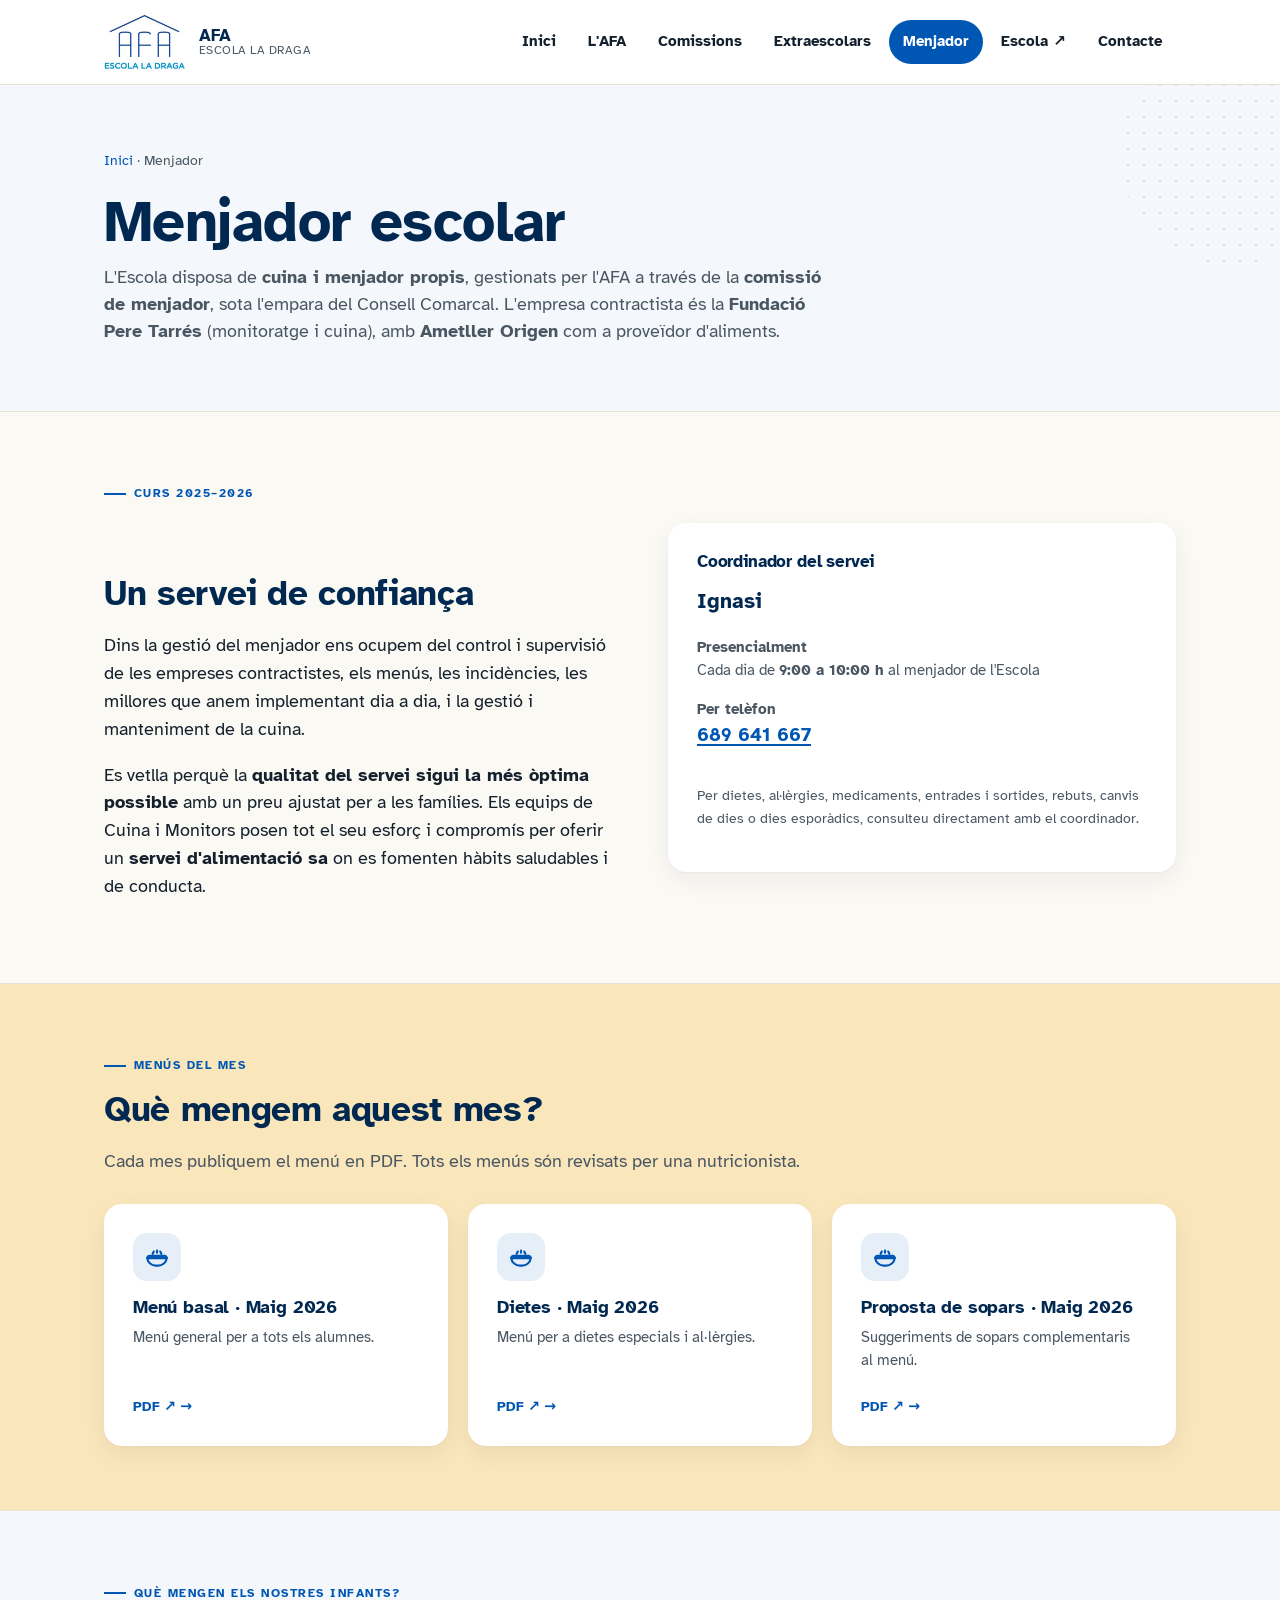
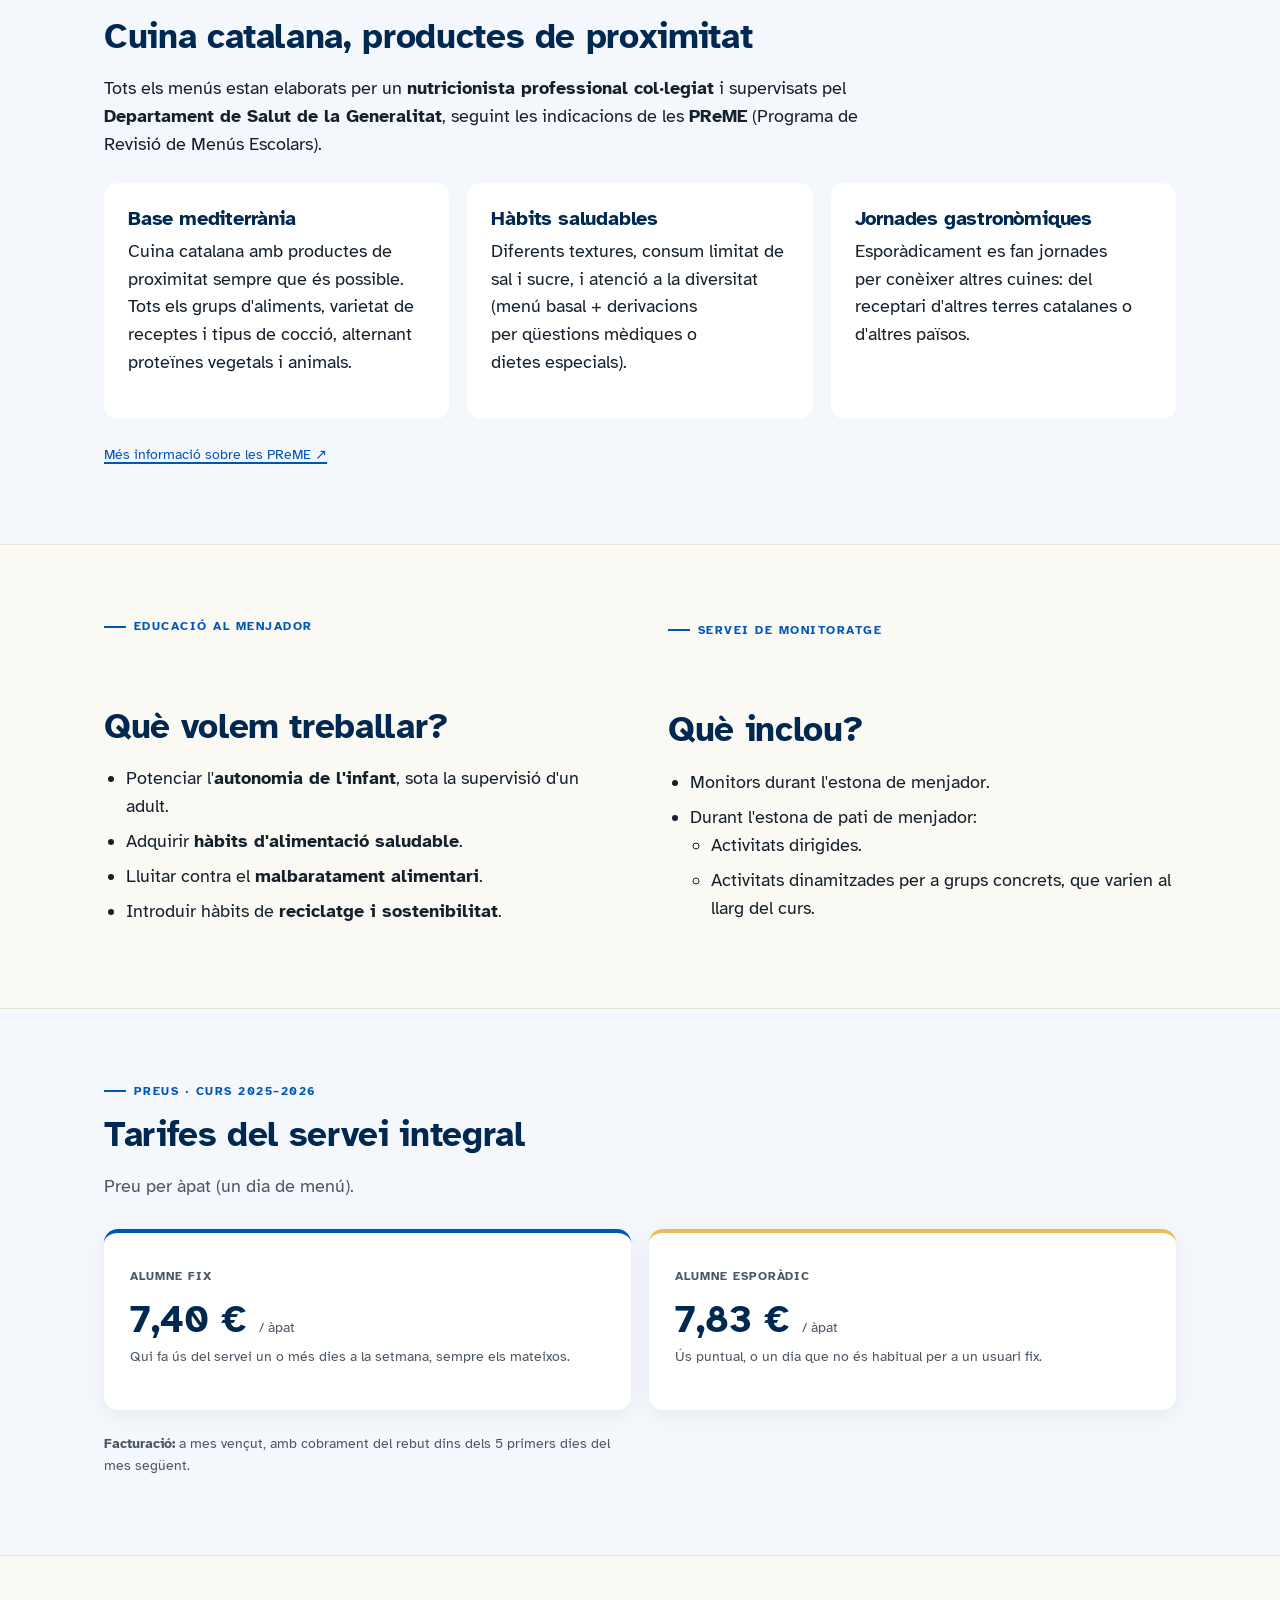
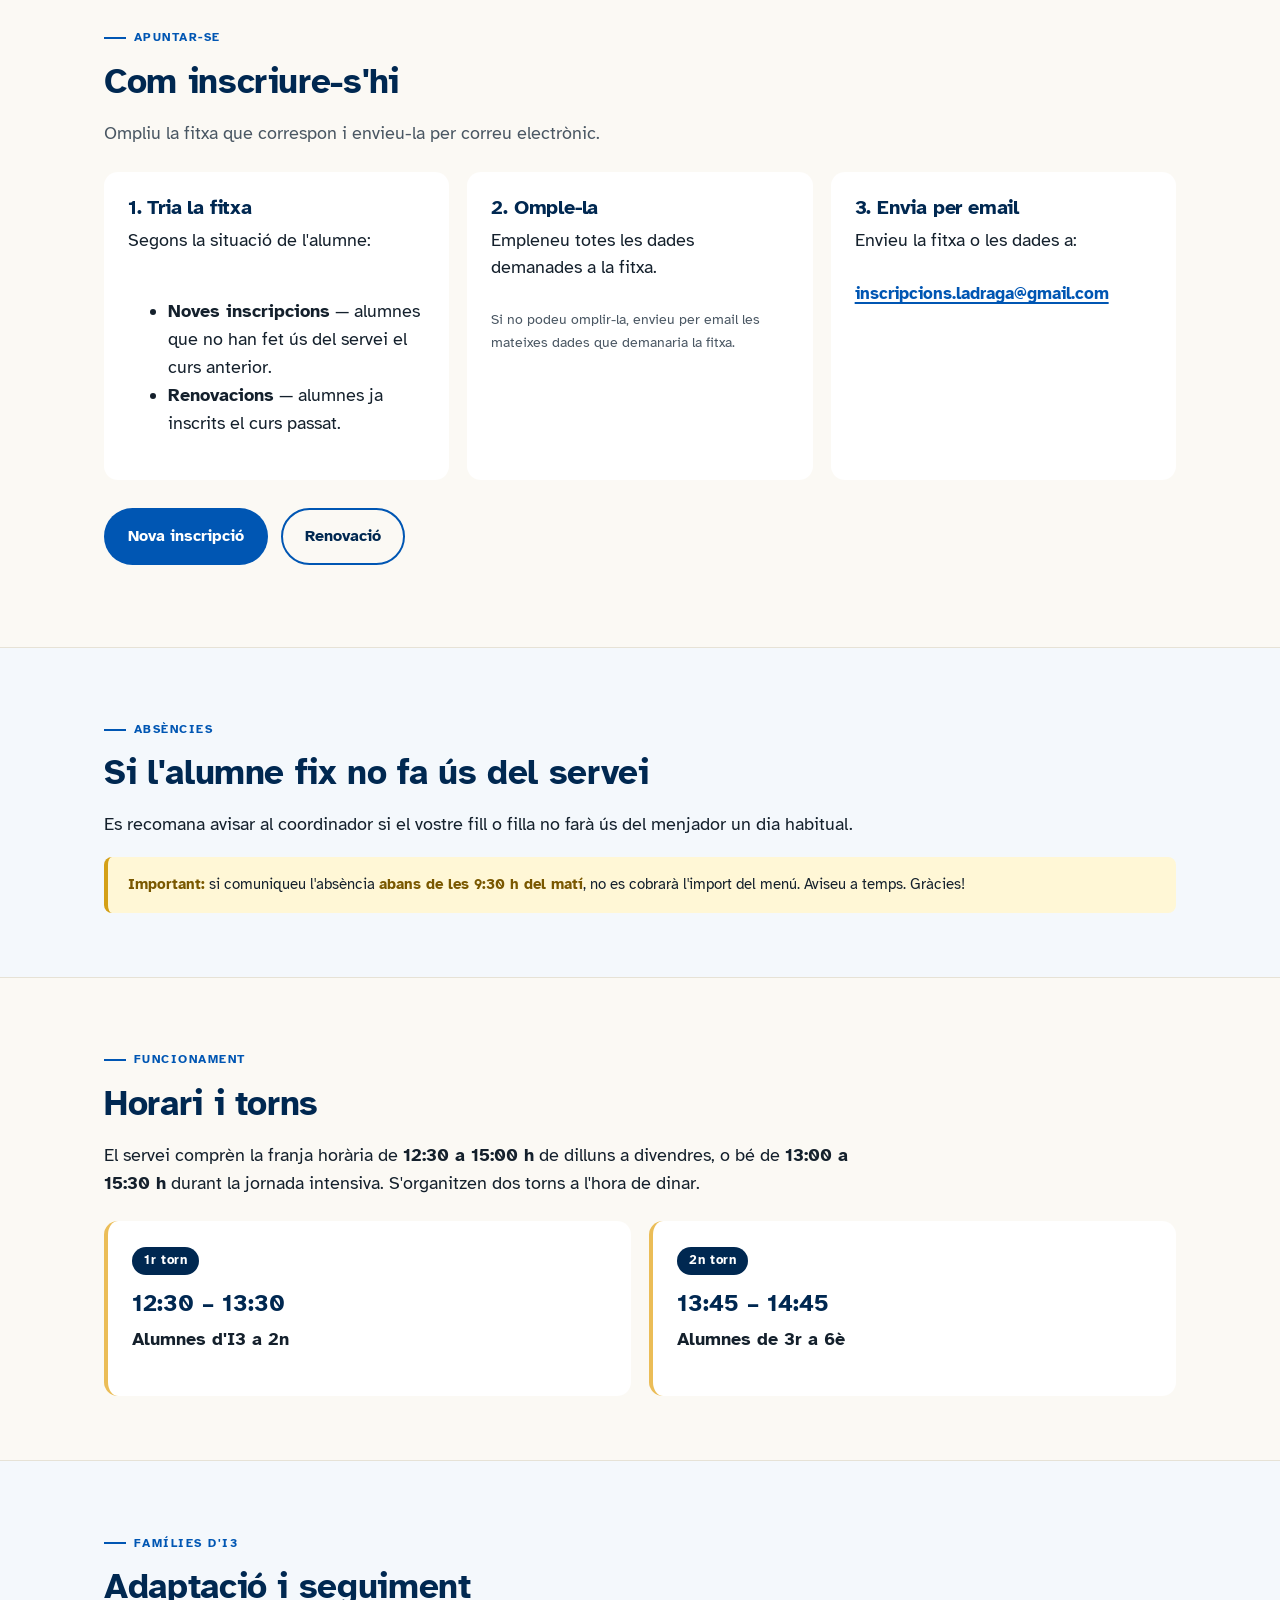
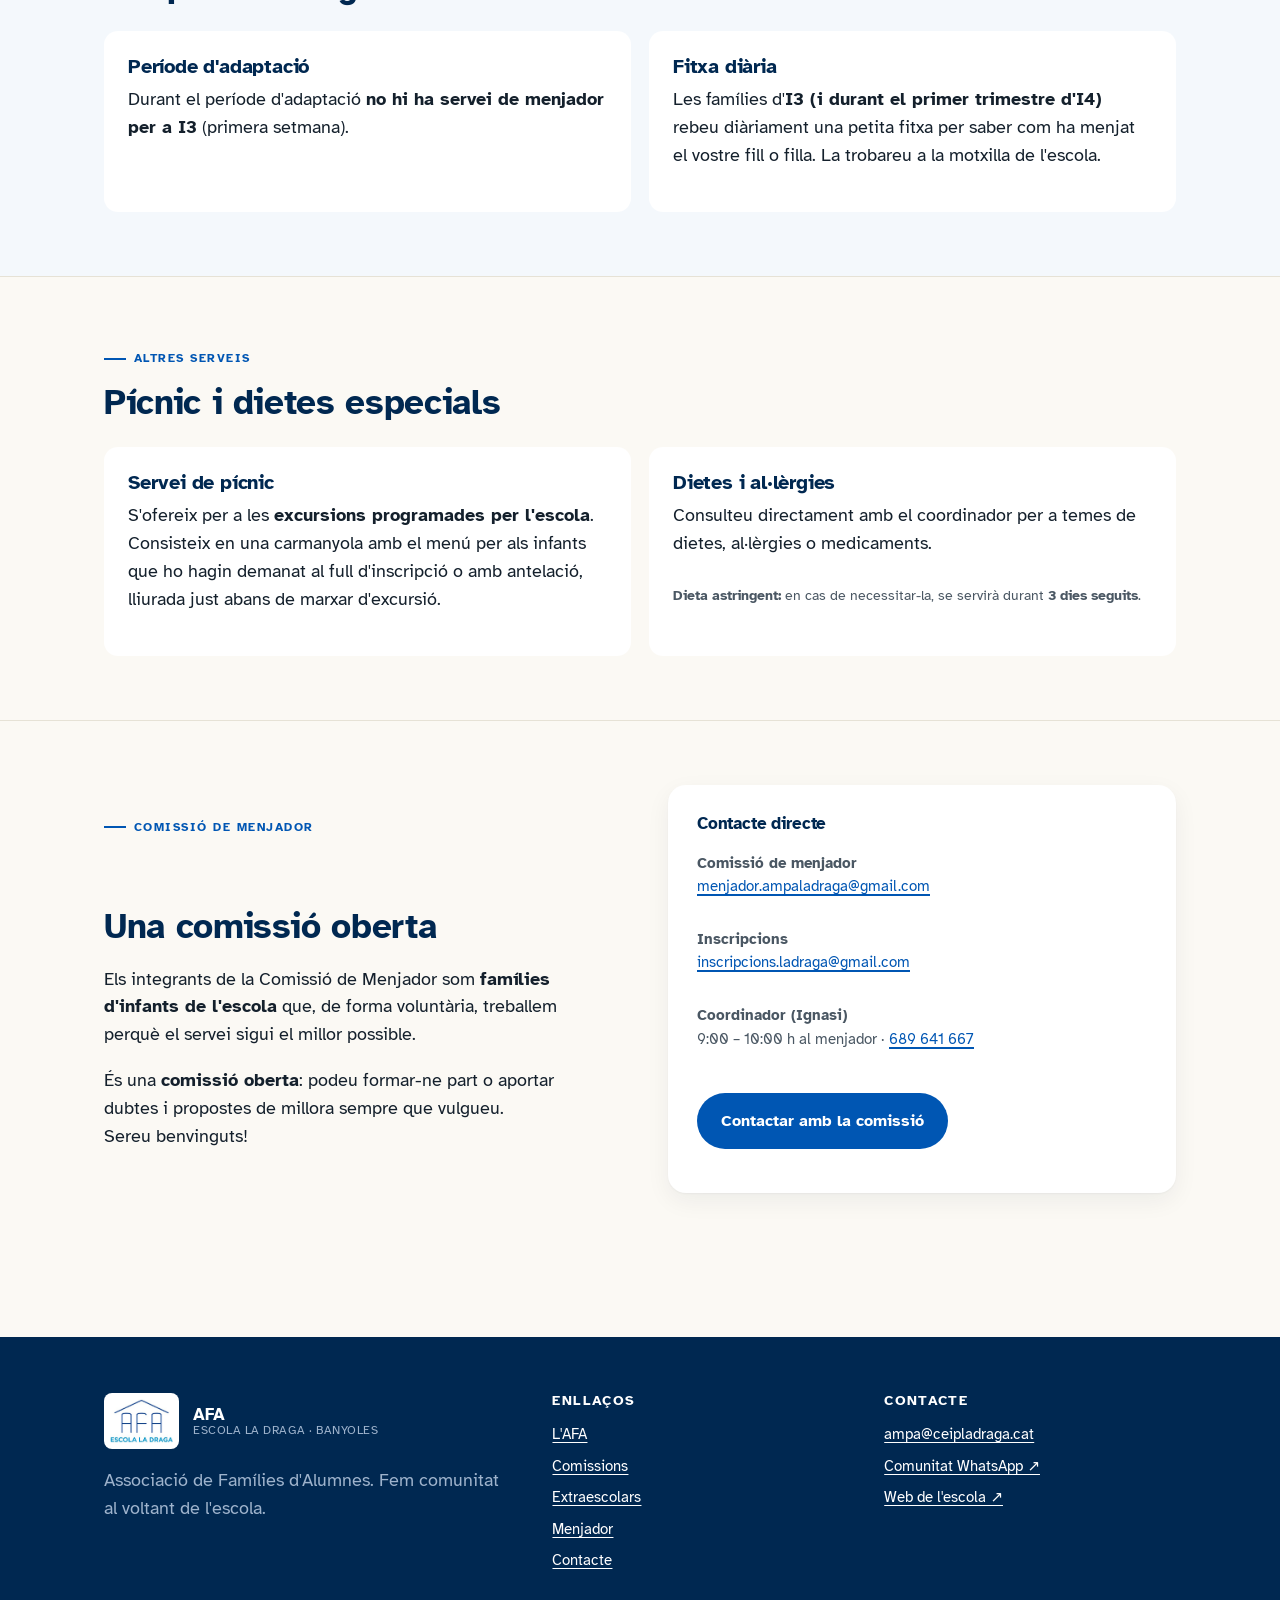
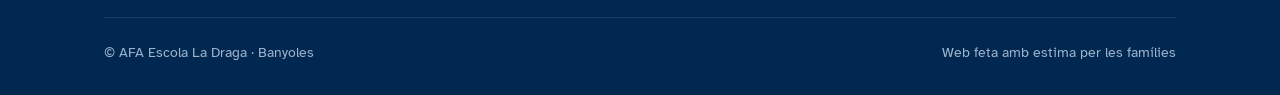
<file: menjador.html>
<!doctype html>
<html lang="ca">
<head>
<meta charset="utf-8">
<title>Menjador · AFA Escola La Draga</title>
<meta name="viewport" content="width=device-width, initial-scale=1">
<meta name="description" content="Servei de menjador de l'Escola La Draga gestionat per la Fundació Pere Tarrés: menús, preus, normativa, inscripcions i contacte.">
<link rel="icon" href="assets/logo-afa.jpg">
<link rel="stylesheet" href="assets/styles.css">
</head>
<body data-cards="shadow">
<a href="#main" class="skip">Salta al contingut</a>

<header class="site-header">
  <div class="wrap">
    <a href="index.html" class="brand" aria-label="AFA Escola La Draga, inici">
      <img src="assets/logo-afa.jpg" alt="" width="120" height="83">
      <span class="brand-text"><strong>AFA</strong><span>Escola La Draga</span></span>
    </a>
    <input type="checkbox" id="nav-toggle" class="nav-toggle-input" aria-hidden="true">
    <label for="nav-toggle" class="nav-toggle-label" aria-label="Obrir menú"><span></span><span></span><span></span></label>
    <nav class="main-nav" aria-label="Principal">
      <ul>
        <li><a href="index.html">Inici</a></li>
        <li><a href="afa.html">L'AFA</a></li>
        <li><a href="comissions.html">Comissions</a></li>
        <li><a href="extraescolars.html">Extraescolars</a></li>
        <li><a href="menjador.html" aria-current="page">Menjador</a></li>
        <li><a href="https://agora.xtec.cat/ceipladraga/" rel="external noopener" target="_blank">Escola ↗</a></li>
        <li><a href="contacte.html">Contacte</a></li>
      </ul>
    </nav>
  </div>
</header>

<main id="main" data-screen-label="07 Menjador">

  <section class="page-header">
    <div class="wrap">
      <p class="breadcrumbs"><a href="index.html">Inici</a> · Menjador</p>
      <h1>Menjador escolar</h1>
      <p>L'Escola disposa de <strong>cuina i menjador propis</strong>, gestionats per l'AFA a través de la <strong>comissió de menjador</strong>, sota l'empara del Consell Comarcal. L'empresa contractista és la <strong>Fundació Pere Tarrés</strong> (monitoratge i cuina), amb <strong>Ametller Origen</strong> com a proveïdor d'aliments.</p>
    </div>
  </section>

  <!-- BENVINGUDA -->
  <section class="block">
    <div class="wrap two-col even">
      <div class="prose">
        <span class="eyebrow">Curs 2025–2026</span>
        <h2>Un servei de confiança</h2>
        <p>Dins la gestió del menjador ens ocupem del control i supervisió de les empreses contractistes, els menús, les incidències, les millores que anem implementant dia a dia, i la gestió i manteniment de la cuina.</p>
        <p>Es vetlla perquè la <strong>qualitat del servei sigui la més òptima possible</strong> amb un preu ajustat per a les famílies. Els equips de Cuina i Monitors posen tot el seu esforç i compromís per oferir un <strong>servei d'alimentació sa</strong> on es fomenten hàbits saludables i de conducta.</p>
      </div>
      <div>
        <div class="info-block">
          <h3>Coordinador del servei</h3>
          <p class="big" style="margin: 6px 0 4px;">Ignasi</p>
          <p style="margin-top:14px;"><strong>Presencialment</strong><br>Cada dia de <strong>9:00 a 10:00 h</strong> al menjador de l'Escola</p>
          <p><strong>Per telèfon</strong><br><a href="tel:+34689641667" style="font-size:1.2rem; font-weight:600;">689 641 667</a></p>
          <p style="margin-top:18px; font-size:0.9rem; color:var(--ink-soft);">Per dietes, al·lèrgies, medicaments, entrades i sortides, rebuts, canvis de dies o dies esporàdics, consulteu directament amb el coordinador.</p>
        </div>
      </div>
    </div>
  </section>

  <!-- MENÚS DEL MES -->
  <section class="block bg-accent">
    <div class="wrap">
      <span class="eyebrow">Menús del mes</span>
      <h2>Què mengem aquest mes?</h2>
      <p class="muted">Cada mes publiquem el menú en PDF. Tots els menús són revisats per una nutricionista.</p>

      <div class="card-grid" style="margin-top: 28px;">
        <a class="card" href="fitxers/menjador/20260501_basal.pdf" rel="external noopener" target="_blank">
          <span class="icon" aria-hidden="true">
            <svg viewBox="0 0 24 24" fill="none" stroke="currentColor" stroke-width="2" stroke-linecap="round" stroke-linejoin="round"><path d="M3 13h18a8 8 0 0 1-8 7h-2a8 8 0 0 1-8-7z"/><path d="M3 13c0-1 1-2 2-2h14c1 0 2 1 2 2"/><path d="M8 9l1-2M12 8V6M16 9l-1-2"/></svg>
          </span>
          <h3>Menú basal · Maig 2026</h3>
          <p>Menú general per a tots els alumnes.</p>
          <span class="arrow">PDF ↗</span>
        </a>
        <a class="card" href="fitxers/menjador/20260501_dietes.pdf" rel="external noopener" target="_blank">
          <span class="icon" aria-hidden="true">
            <svg viewBox="0 0 24 24" fill="none" stroke="currentColor" stroke-width="2" stroke-linecap="round" stroke-linejoin="round"><path d="M3 13h18a8 8 0 0 1-8 7h-2a8 8 0 0 1-8-7z"/><path d="M3 13c0-1 1-2 2-2h14c1 0 2 1 2 2"/><path d="M8 9l1-2M12 8V6M16 9l-1-2"/></svg>
          </span>
          <h3>Dietes · Maig 2026</h3>
          <p>Menú per a dietes especials i al·lèrgies.</p>
          <span class="arrow">PDF ↗</span>
        </a>
        <a class="card" href="fitxers/menjador/20260501_sopars.pdf" rel="external noopener" target="_blank">
          <span class="icon" aria-hidden="true">
            <svg viewBox="0 0 24 24" fill="none" stroke="currentColor" stroke-width="2" stroke-linecap="round" stroke-linejoin="round"><path d="M3 13h18a8 8 0 0 1-8 7h-2a8 8 0 0 1-8-7z"/><path d="M3 13c0-1 1-2 2-2h14c1 0 2 1 2 2"/><path d="M8 9l1-2M12 8V6M16 9l-1-2"/></svg>
          </span>
          <h3>Proposta de sopars · Maig 2026</h3>
          <p>Suggeriments de sopars complementaris al menú.</p>
          <span class="arrow">PDF ↗</span>
        </a>
      </div>
    </div>
  </section>

    <!-- QUÈ MENGEN ELS INFANTS -->
  <section class="block bg-subtle">
    <div class="wrap">
      <span class="eyebrow">Què mengen els nostres infants?</span>
      <h2>Cuina catalana, productes de proximitat</h2>
      <p>Tots els menús estan elaborats per un <strong>nutricionista professional col·legiat</strong> i supervisats pel <strong>Departament de Salut de la Generalitat</strong>, seguint les indicacions de les <strong>PReME</strong> (Programa de Revisió de Menús Escolars).</p>

      <div class="info-icon-grid">
        <div class="info-icon-card">
          <h3>Base mediterrània</h3>
          <p>Cuina catalana amb productes de proximitat sempre que és possible. Tots els grups d'aliments, varietat de receptes i tipus de cocció, alternant proteïnes vegetals i animals.</p>
        </div>
        <div class="info-icon-card">
          <h3>Hàbits saludables</h3>
          <p>Diferents textures, consum limitat de sal i sucre, i atenció a la diversitat (menú basal + derivacions per qüestions mèdiques o dietes especials).</p>
        </div>
        <div class="info-icon-card">
          <h3>Jornades gastronòmiques</h3>
          <p>Esporàdicament es fan jornades per conèixer altres cuines: del receptari d'altres terres catalanes o d'altres països.</p>
        </div>
      </div>

      <p style="margin-top:24px; font-size:0.9rem;"><a href="https://salutpublica.gencat.cat/ca/ambits/promocio/alimentacio-saludable/preme/" rel="external noopener" target="_blank">Més informació sobre les PReME ↗</a></p>
    </div>
  </section>

  <!-- QUÈ TREBALLEM -->
  <section class="block">
    <div class="wrap two-col even">
      <div class="prose">
        <span class="eyebrow">Educació al menjador</span>
        <h2>Què volem treballar?</h2>
        <ul>
          <li>Potenciar l'<strong>autonomia de l'infant</strong>, sota la supervisió d'un adult.</li>
          <li>Adquirir <strong>hàbits d'alimentació saludable</strong>.</li>
          <li>Lluitar contra el <strong>malbaratament alimentari</strong>.</li>
          <li>Introduir hàbits de <strong>reciclatge i sostenibilitat</strong>.</li>
        </ul>
      </div>
      <div class="prose">
        <span class="eyebrow">Servei de monitoratge</span>
        <h2>Què inclou?</h2>
        <ul>
          <li>Monitors durant l'estona de menjador.</li>
          <li>Durant l'estona de pati de menjador:
            <ul>
              <li>Activitats dirigides.</li>
              <li>Activitats dinamitzades per a grups concrets, que varien al llarg del curs.</li>
            </ul>
          </li>
        </ul>
      </div>
    </div>
  </section>

  <!-- PREUS -->
  <section class="block bg-subtle">
    <div class="wrap">
      <span class="eyebrow">Preus · Curs 2025–2026</span>
      <h2>Tarifes del servei integral</h2>
      <p class="muted">Preu per àpat (un dia de menú).</p>

      <div class="price-grid">
        <div class="price-card">
          <span class="label">Alumne fix</span>
          <p class="price">7,40 € <small>/ àpat</small></p>
          <p class="muted" style="font-size:0.9rem;">Qui fa ús del servei un o més dies a la setmana, sempre els mateixos.</p>
        </div>
        <div class="price-card" style="border-top-color: var(--accent);">
          <span class="label">Alumne esporàdic</span>
          <p class="price">7,83 € <small>/ àpat</small></p>
          <p class="muted" style="font-size:0.9rem;">Ús puntual, o un dia que no és habitual per a un usuari fix.</p>
        </div>
      </div>

      <p style="margin-top: 22px; font-size: 0.9rem; color: var(--ink-soft);"><strong>Facturació:</strong> a mes vençut, amb cobrament del rebut dins dels 5 primers dies del mes següent.</p>
    </div>
  </section>

  <!-- INSCRIPCIONS -->
  <section class="block">
    <div class="wrap">
      <span class="eyebrow">Apuntar-se</span>
      <h2>Com inscriure-s'hi</h2>
      <p class="muted">Ompliu la fitxa que correspon i envieu-la per correu electrònic.</p>

      <div class="info-icon-grid">
        <div class="info-icon-card">
          <h3>1. Tria la fitxa</h3>
          <p>Segons la situació de l'alumne:</p>
          <ul>
            <li><strong>Noves inscripcions</strong> — alumnes que no han fet ús del servei el curs anterior.</li>
            <li><strong>Renovacions</strong> — alumnes ja inscrits el curs passat.</li>
          </ul>
        </div>

        <div class="info-icon-card">
          <h3>2. Omple-la</h3>
          <p>Empleneu totes les dades demanades a la fitxa.</p>
          <p style="font-size:0.9rem; color:var(--ink-soft);">Si no podeu omplir-la, envieu per email les mateixes dades que demanaria la fitxa.</p>
        </div>

        <div class="info-icon-card">
          <h3>3. Envia per email</h3>
          <p>Envieu la fitxa o les dades a:</p>
          <p><a href="mailto:inscripcions.ladraga@gmail.com" style="font-size:1.05rem; font-weight:600;">inscripcions.ladraga@gmail.com</a></p>
        </div>
      </div>

      <p style="margin-top:28px;">
        <a class="btn btn-primary" href="mailto:inscripcions.ladraga@gmail.com?subject=Inscripció%20menjador%20-%20Nova">Nova inscripció</a>
        <a class="btn btn-ghost" href="mailto:inscripcions.ladraga@gmail.com?subject=Inscripció%20menjador%20-%20Renovació" style="margin-left:8px;">Renovació</a>
      </p>
    </div>
  </section>

  <!-- ABSÈNCIES -->
  <section class="block bg-subtle">
    <div class="wrap">
      <span class="eyebrow">Absències</span>
      <h2>Si l'alumne fix no fa ús del servei</h2>
      <p>Es recomana avisar al coordinador si el vostre fill o filla no farà ús del menjador un dia habitual.</p>

      <div class="alert-info">
        <strong>Important:</strong> si comuniqueu l'absència <strong>abans de les 9:30 h del matí</strong>, no es cobrarà l'import del menú. Aviseu a temps. Gràcies!
      </div>
    </div>
  </section>

  <!-- TORNS -->
  <section class="block">
    <div class="wrap">
      <span class="eyebrow">Funcionament</span>
      <h2>Horari i torns</h2>
      <p>El servei comprèn la franja horària de <strong>12:30 a 15:00 h</strong> de dilluns a divendres, o bé de <strong>13:00 a 15:30 h</strong> durant la jornada intensiva. S'organitzen dos torns a l'hora de dinar.</p>

      <div class="torns-grid">
        <div class="torn-card">
          <span class="torn-num">1r torn</span>
          <p class="torn-time">12:30 – 13:30</p>
          <p><strong>Alumnes d'I3 a 2n</strong></p>
        </div>
        <div class="torn-card">
          <span class="torn-num">2n torn</span>
          <p class="torn-time">13:45 – 14:45</p>
          <p><strong>Alumnes de 3r a 6è</strong></p>
        </div>
      </div>
    </div>
  </section>

  <!-- I3 -->
  <section class="block bg-subtle">
    <div class="wrap">
      <span class="eyebrow">Famílies d'I3</span>
      <h2>Adaptació i seguiment</h2>

      <div class="info-icon-grid">
        <div class="info-icon-card">
          <h3>Període d'adaptació</h3>
          <p>Durant el període d'adaptació <strong>no hi ha servei de menjador per a I3</strong> (primera setmana).</p>
        </div>
        <div class="info-icon-card">
          <h3>Fitxa diària</h3>
          <p>Les famílies d'<strong>I3 (i durant el primer trimestre d'I4)</strong> rebeu diàriament una petita fitxa per saber com ha menjat el vostre fill o filla. La trobareu a la motxilla de l'escola.</p>
        </div>
      </div>
    </div>
  </section>

  <!-- PÍCNIC + DIETES -->
  <section class="block">
    <div class="wrap">
      <span class="eyebrow">Altres serveis</span>
      <h2>Pícnic i dietes especials</h2>

      <div class="info-icon-grid">
        <div class="info-icon-card">
          <h3>Servei de pícnic</h3>
          <p>S'ofereix per a les <strong>excursions programades per l'escola</strong>. Consisteix en una carmanyola amb el menú per als infants que ho hagin demanat al full d'inscripció o amb antelació, lliurada just abans de marxar d'excursió.</p>
        </div>

        <div class="info-icon-card">
          <h3>Dietes i al·lèrgies</h3>
          <p>Consulteu directament amb el coordinador per a temes de dietes, al·lèrgies o medicaments.</p>
          <p style="font-size:0.9rem; color:var(--ink-soft);"><strong>Dieta astringent:</strong> en cas de necessitar-la, se servirà durant <strong>3 dies seguits</strong>.</p>
        </div>
      </div>
    </div>
  </section>

<!-- COMISSIÓ OBERTA -->
  <section class="block">
    <div class="wrap two-col even">
      <div class="prose">
        <span class="eyebrow">Comissió de menjador</span>
        <h2>Una comissió oberta</h2>
        <p>Els integrants de la Comissió de Menjador som <strong>famílies d'infants de l'escola</strong> que, de forma voluntària, treballem perquè el servei sigui el millor possible.</p>
        <p>És una <strong>comissió oberta</strong>: podeu formar-ne part o aportar dubtes i propostes de millora sempre que vulgueu. Sereu benvinguts!</p>
      </div>
      <div>
        <div class="info-block">
          <h3>Contacte directe</h3>
          <p style="margin-top:10px;"><strong>Comissió de menjador</strong><br><a href="mailto:menjador.ampaladraga@gmail.com">menjador.ampaladraga@gmail.com</a></p>
          <p style="margin-top:14px;"><strong>Inscripcions</strong><br><a href="mailto:inscripcions.ladraga@gmail.com">inscripcions.ladraga@gmail.com</a></p>
          <p style="margin-top:14px;"><strong>Coordinador (Ignasi)</strong><br>9:00 – 10:00 h al menjador · <a href="tel:+34689641667">689 641 667</a></p>
          <p style="margin-top:18px;"><a class="btn btn-primary" href="mailto:menjador.ampaladraga@gmail.com">Contactar amb la comissió</a></p>
        </div>
      </div>
    </div>
  </section>

  

</main>

<footer class="site-footer" data-screen-label="Footer">
  <div class="wrap">
    <div class="footer-grid">
      <div>
        <a href="index.html" class="brand">
          <img src="assets/logo-afa.jpg" alt="" width="100" height="69">
          <span class="brand-text"><strong>AFA</strong><span>Escola La Draga · Banyoles</span></span>
        </a>
        <p class="footer-tagline">Associació de Famílies d'Alumnes. Fem comunitat al voltant de l'escola.</p>
      </div>
      <div>
        <h4>Enllaços</h4>
        <ul>
          <li><a href="afa.html">L'AFA</a></li>
          <li><a href="comissions.html">Comissions</a></li>
          <li><a href="extraescolars.html">Extraescolars</a></li>
          <li><a href="menjador.html">Menjador</a></li>
          <li><a href="contacte.html">Contacte</a></li>
        </ul>
      </div>
      <div>
        <h4>Contacte</h4>
        <ul>
          <li><a href="mailto:ampa@ceipladraga.cat">ampa@ceipladraga.cat</a></li>
          <li><a href="https://chat.whatsapp.com/JeJYB9HPouA163zASYSJlp" rel="external noopener" target="_blank">Comunitat WhatsApp ↗</a></li>
          <li><a href="https://agora.xtec.cat/ceipladraga/" rel="external noopener" target="_blank">Web de l'escola ↗</a></li>
        </ul>
      </div>
    </div>
    <div class="legal">
      <span>© AFA Escola La Draga · Banyoles</span>
      <span>Web feta amb estima per les famílies</span>
    </div>
  </div>
</footer>

</body>
</html>
</file>
<file: assets/styles.css>
/* ============================================================
   AFA Escola La Draga — Design System
   Pure HTML/CSS, no JS
   ============================================================ */

@import url('https://fonts.googleapis.com/css2?family=Atkinson+Hyperlegible:wght@400;700&family=Nunito:wght@400;600;700;800&family=Public+Sans:wght@400;500;700&display=swap');

/* ---------- Tweakable design tokens (root) ---------- */
:root {
  /* Color */
  --blue: #0056b3;
  --blue-dark: #003d7a;
  --blue-darker: #002851;
  --blue-light: #e6efF8;
  --blue-lighter: #f4f8fc;

  --accent: #f5c842;                       /* groc mantega càlid — fallback */
  --accent-soft: #fdf5d6;

  --bg: #fbf9f4;                           /* crema molt clar */
  --surface: #ffffff;
  --ink: #14202c;
  --ink-soft: #4a5763;
  --line: #e6e2d6;

  /* Typography */
  --font-body: 'Atkinson Hyperlegible', system-ui, sans-serif;
  --font-display: 'Atkinson Hyperlegible', system-ui, sans-serif;
  --base-size: 18px;

  /* Density */
  --space-unit: 1;
  --radius: 18px;
  --radius-sm: 10px;
  --radius-lg: 28px;

  /* Card style — default = soft shadow */
  --card-bg: var(--surface);
  --card-border: 1px solid transparent;
  --card-shadow: 0 1px 2px rgba(20, 32, 44, 0.04), 0 8px 24px rgba(20, 32, 44, 0.06);
}

@supports (color: oklch(0.82 0.13 85)) {
  :root {
    --accent: oklch(0.82 0.13 85);
    --accent-soft: oklch(0.93 0.06 85);
  }
}

/* Card style variants applied via [data-cards] on body */
body[data-cards="flat"] {
  --card-bg: var(--blue-lighter);
  --card-border: 1px solid transparent;
  --card-shadow: none;
}
body[data-cards="border"] {
  --card-bg: var(--surface);
  --card-border: 1.5px solid var(--blue);
  --card-shadow: none;
}
body[data-cards="shadow"] {
  --card-bg: var(--surface);
  --card-border: 1px solid transparent;
  --card-shadow: 0 1px 2px rgba(20,32,44,0.04), 0 8px 24px rgba(20,32,44,0.06);
}

/* ---------- Base ---------- */
* { box-sizing: border-box; }
html { -webkit-text-size-adjust: 100%; scroll-behavior: smooth; }
body {
  margin: 0;
  background: var(--bg);
  color: var(--ink);
  font-family: var(--font-body);
  font-size: var(--base-size);
  line-height: 1.55;
  -webkit-font-smoothing: antialiased;
  text-rendering: optimizeLegibility;
}

img { max-width: 100%; display: block; }
a { color: var(--blue); text-decoration-thickness: 1.5px; text-underline-offset: 3px; }
a:hover { color: var(--blue-dark); }

h1, h2, h3, h4 {
  font-family: var(--font-display);
  color: var(--blue-darker);
  line-height: 1.15;
  letter-spacing: -0.01em;
  margin: 0 0 0.5em;
  text-wrap: balance;
}
h1 { font-size: clamp(2.2rem, 4vw + 1rem, 3.6rem); font-weight: 700; }
h2 { font-size: clamp(1.6rem, 2vw + 1rem, 2.2rem); font-weight: 700; }
h3 { font-size: 1.25rem; font-weight: 700; }
p  { margin: 0 0 1em; text-wrap: pretty; max-width: 65ch; }

/* Skip link */
.skip {
  position: absolute; left: -9999px; top: -9999px;
  background: var(--blue-darker); color: #fff;
  padding: 10px 16px; border-radius: 0 0 8px 0;
  z-index: 100;
}
.skip:focus { left: 0; top: 0; }

:focus-visible {
  outline: 3px solid var(--accent);
  outline-offset: 3px;
  border-radius: 4px;
}

/* ---------- Layout containers ---------- */
.wrap {
  width: 100%;
  max-width: 1120px;
  margin: 0 auto;
  padding: 0 24px;
}
.wrap-narrow { max-width: 760px; }

@media (max-width: 600px) {
  .wrap { padding: 0 18px; }
  :root { --base-size: 17px; }
  h1 { font-size: clamp(1.8rem, 7vw, 2.4rem); }
  h2 { font-size: clamp(1.4rem, 5vw, 1.8rem); }
  section.block { padding: calc(40px * var(--space-unit)) 0; }
}

/* Two-column layouts that should collapse on narrow screens */
.two-col {
  display: grid;
  grid-template-columns: 1fr 1.4fr;
  gap: 56px;
  align-items: center;
}
.two-col.flip { grid-template-columns: 2fr 1fr; align-items: flex-start; }
.two-col.even { grid-template-columns: 1fr 1fr; }
@media (max-width: 880px) {
  .two-col, .two-col.flip, .two-col.even {
    grid-template-columns: 1fr;
    gap: 32px;
  }
}

/* Strip CTA collapses */
.strip-row {
  display: flex; justify-content: space-between; align-items: center;
  gap: 32px; flex-wrap: wrap;
}
@media (max-width: 600px) {
  .strip-row { flex-direction: column; align-items: flex-start; }
}

main { padding-bottom: calc(80px * var(--space-unit)); }

section.block {
  padding: calc(64px * var(--space-unit)) 0;
}
section.block + section.block {
  border-top: 1px solid var(--line);
}

/* ---------- Header / Nav ---------- */
.site-header {
  background: var(--surface);
  border-bottom: 1px solid var(--line);
  position: sticky; top: 0; z-index: 50;
}
.site-header .wrap {
  display: flex; align-items: center; justify-content: space-between;
  gap: 24px;
  padding-top: 14px; padding-bottom: 14px;
}
.brand {
  display: flex; align-items: center; gap: 14px;
  text-decoration: none; color: var(--blue-darker);
}
.brand img { height: 56px; width: auto; }
.brand-text {
  display: flex; flex-direction: column;
  font-family: var(--font-display);
  line-height: 1.05;
}
.brand-text strong { font-size: 1.05rem; color: var(--blue-darker); }
.brand-text span { font-size: 0.78rem; color: var(--ink-soft); letter-spacing: 0.04em; text-transform: uppercase; }

.main-nav ul {
  list-style: none; margin: 0; padding: 0;
  display: flex; flex-wrap: wrap; gap: 4px;
}
.main-nav a {
  display: inline-block;
  padding: 10px 14px;
  border-radius: 999px;
  text-decoration: none;
  color: var(--ink);
  font-weight: 700;
  font-size: 0.95rem;
}
.main-nav a:hover { background: var(--blue-lighter); color: var(--blue-darker); }
.main-nav a[aria-current="page"] {
  background: var(--blue);
  color: #fff;
}

/* Hamburger toggle — hidden on desktop */
.nav-toggle-input { display: none; }
.nav-toggle-label  { display: none; }

@media (max-width: 880px) {
  .site-header .wrap {
    flex-wrap: wrap;
    align-items: center;
    justify-content: space-between;
    gap: 0;
    padding-top: 12px; padding-bottom: 12px;
  }
  .brand { flex: 1; }
  .brand img { height: 44px; }

  /* Hamburger button */
  .nav-toggle-label {
    display: flex; flex-direction: column; justify-content: center; gap: 5px;
    cursor: pointer;
    padding: 10px 8px;
    border-radius: 8px;
    -webkit-tap-highlight-color: transparent;
  }
  .nav-toggle-label span {
    display: block;
    width: 24px; height: 2px;
    background: var(--ink);
    border-radius: 2px;
    transition: transform 0.2s ease, opacity 0.2s ease;
  }
  .nav-toggle-label:hover { background: var(--blue-lighter); }

  /* Nav panel — hidden by default on mobile */
  .main-nav {
    width: 100%;
    max-height: 0;
    overflow: hidden;
    transition: max-height 0.3s ease;
    order: 3; /* always below brand row */
  }
  .nav-toggle-input:checked ~ .main-nav {
    max-height: 600px;
  }
  .main-nav ul {
    flex-direction: column;
    gap: 2px;
    padding: 8px 0 12px;
  }
  .main-nav a {
    display: block;
    padding: 10px 14px;
    border-radius: 10px;
    font-size: 0.95rem;
  }

  /* Hamburger → X when open */
  .nav-toggle-input:checked + .nav-toggle-label span:nth-child(1) {
    transform: translateY(7px) rotate(45deg);
  }
  .nav-toggle-input:checked + .nav-toggle-label span:nth-child(2) {
    opacity: 0;
  }
  .nav-toggle-input:checked + .nav-toggle-label span:nth-child(3) {
    transform: translateY(-7px) rotate(-45deg);
  }
}
@media (max-width: 480px) {
  .brand img { height: 38px; }
  .brand-text strong { font-size: 0.95rem; }
  .brand-text span { font-size: 0.7rem; }
}

/* ---------- Hero ---------- */
.hero {
  position: relative;
  padding: calc(80px * var(--space-unit)) 0 calc(60px * var(--space-unit));
  overflow: hidden;
}
.hero-grid {
  display: grid;
  grid-template-columns: 1.2fr 1fr;
  gap: 48px;
  align-items: center;
}
.hero h1 .accent {
  color: var(--blue);
  background: linear-gradient(transparent 65%, var(--accent-soft) 65%);
  padding: 0 4px;
}
.hero p.lead {
  font-size: 1.2rem;
  color: var(--ink-soft);
  max-width: 50ch;
  margin-top: 16px;
}

@media (max-width: 880px) {
  .hero-grid { grid-template-columns: 1fr; gap: 32px; }
}
@media (max-width: 600px) {
  .hero { padding: 40px 0 32px; }
  .hero p.lead { font-size: 1.05rem; }
  .house-art { max-width: 280px; margin: 0 auto; }
  .btn-row { gap: 8px; }
  .btn { padding: 12px 18px; font-size: 0.95rem; }
}

/* ---------- House motif (inspired by logo) ---------- */
.house-art {
  aspect-ratio: 1 / 1;
  width: 100%;
  max-width: 420px;
  margin-left: auto;
  position: relative;
  display: grid;
  place-items: center;
}
.house-art svg { width: 100%; height: auto; }

/* Decorative dots/lines pattern */
.dot-pattern {
  position: absolute;
  inset: auto;
  background-image: radial-gradient(var(--blue) 1.2px, transparent 1.2px);
  background-size: 16px 16px;
  opacity: 0.12;
  pointer-events: none;
}

/* ---------- Buttons / pills ---------- */
.btn {
  display: inline-flex; align-items: center; gap: 10px;
  padding: 14px 22px;
  border-radius: 999px;
  font-weight: 700;
  text-decoration: none;
  font-size: 1rem;
  border: 2px solid transparent;
  transition: transform 0.08s ease, background 0.15s ease;
}
.btn:active { transform: translateY(1px); }
.btn-primary {
  background: var(--blue);
  color: #fff;
}
.btn-primary:hover { background: var(--blue-dark); color: #fff; }
.btn-ghost {
  background: transparent;
  color: var(--blue-darker);
  border-color: var(--blue);
}
.btn-ghost:hover { background: var(--blue-lighter); }

.btn-row {
  display: flex; flex-wrap: wrap; gap: 12px;
  margin-top: 28px;
}

/* ---------- Cards ---------- */
.card-grid {
  display: grid;
  grid-template-columns: repeat(auto-fill, minmax(260px, 1fr));
  gap: calc(20px * var(--space-unit));
}
.card-grid.two-by-two {
  grid-template-columns: repeat(2, 1fr);
  gap: 16px;
}
.card-grid.three-col {
  grid-template-columns: repeat(3, 1fr);
  gap: 16px;
}
@media (max-width: 880px) {
  .card-grid.three-col { grid-template-columns: 1fr; }
}
@media (max-width: 600px) {
  .card-grid.two-by-two { grid-template-columns: 1fr; }
}
.card {
  background: var(--card-bg);
  border: var(--card-border);
  box-shadow: var(--card-shadow);
  border-radius: var(--radius);
  padding: calc(28px * var(--space-unit));
  display: flex; flex-direction: column; gap: 8px;
  text-decoration: none;
  color: inherit;
  transition: transform 0.12s ease, box-shadow 0.12s ease;
  position: relative;
}
.card:hover {
  transform: translateY(-3px);
}
body[data-cards="shadow"] .card:hover {
  box-shadow: 0 4px 8px rgba(20,32,44,0.06), 0 16px 36px rgba(0,86,179,0.12);
}
.card .icon {
  width: 48px; height: 48px;
  border-radius: 14px;
  background: var(--blue-light);
  color: var(--blue);
  display: grid; place-items: center;
  margin-bottom: 8px;
}
.card .icon svg { width: 26px; height: 26px; stroke-width: 2; }
.card h3 { color: var(--blue-darker); margin: 0; font-size: 1.15rem; }
.card p { color: var(--ink-soft); margin: 0; font-size: 0.95rem; }
.card .arrow {
  margin-top: auto;
  padding-top: 14px;
  color: var(--blue);
  font-weight: 700;
  font-size: 0.9rem;
}
.card .arrow::after { content: " →"; }

/* ---------- Eyebrow / labels ---------- */
.eyebrow {
  display: inline-flex; align-items: center; gap: 8px;
  font-size: 0.78rem;
  letter-spacing: 0.12em;
  text-transform: uppercase;
  color: var(--blue);
  font-weight: 700;
  margin-bottom: 14px;
}
.eyebrow::before {
  content: "";
  width: 22px; height: 2px;
  background: var(--blue);
  display: inline-block;
}

/* ---------- Page header (subpages) ---------- */
.page-header {
  background: var(--blue-lighter);
  padding: calc(64px * var(--space-unit)) 0 calc(48px * var(--space-unit));
  border-bottom: 1px solid var(--line);
  position: relative;
  overflow: hidden;
}
.page-header h1 { color: var(--blue-darker); margin-bottom: 8px; }
.page-header p { color: var(--ink-soft); font-size: 1.1rem; max-width: 60ch; }
.page-header .breadcrumbs {
  font-size: 0.9rem; color: var(--ink-soft);
  margin-bottom: 18px;
}
.page-header .breadcrumbs a { color: var(--blue); text-decoration: none; }
.page-header .breadcrumbs a:hover { text-decoration: underline; }

.page-header::after {
  content: "";
  position: absolute;
  right: -60px; top: -40px;
  width: 220px; height: 220px;
  background-image: radial-gradient(var(--blue) 1.2px, transparent 1.2px);
  background-size: 16px 16px;
  opacity: 0.18;
  border-radius: 50%;
  pointer-events: none;
}
@media (max-width: 600px) {
  .page-header { padding: 36px 0 28px; }
  .page-header p { font-size: 1rem; }
  .page-header::after { width: 140px; height: 140px; right: -50px; top: -30px; }
}

/* ---------- Lists & content blocks ---------- */
.prose { max-width: 70ch; }
.prose h2 { margin-top: 1.6em; }
.prose h3 { margin-top: 1.4em; margin-bottom: 0.3em; font-size: 1.2rem; color: var(--blue-darker); }
.prose ul { padding-left: 1.2em; }
.prose ul li { margin-bottom: 0.4em; }

/* ---------- Tables ---------- */
.timetable {
  width: 100%;
  border-collapse: separate;
  border-spacing: 0;
  background: var(--surface);
  border-radius: var(--radius);
  overflow: hidden;
  box-shadow: var(--card-shadow);
  border: var(--card-border);
  font-size: 0.95rem;
  min-width: 640px;
}
.timetable-scroll { overflow-x: auto; -webkit-overflow-scrolling: touch; margin-top: 28px; border-radius: var(--radius); }
.timetable th, .timetable td {
  padding: 14px 16px;
  text-align: left;
  border-bottom: 1px solid var(--line);
  vertical-align: top;
}
.timetable thead th {
  background: var(--blue);
  color: #fff;
  font-weight: 700;
  letter-spacing: 0.02em;
}
.timetable tbody tr:last-child td { border-bottom: none; }
.timetable tbody tr:hover { background: var(--blue-lighter); }
.timetable .day { font-weight: 700; color: var(--blue-darker); white-space: nowrap; }
.timetable .empty { color: var(--ink-soft); opacity: 0.5; }

/* Acta list */
.acta-list { list-style: none; padding: 0; margin: 0; }
.acta-list li {
  display: flex; gap: 16px; align-items: center;
  padding: 18px 22px;
  background: var(--card-bg);
  border: var(--card-border);
  box-shadow: var(--card-shadow);
  border-radius: var(--radius-sm);
  margin-bottom: 12px;
  text-decoration: none;
  color: inherit;
}
.acta-list a {
  display: flex; gap: 16px; align-items: center; flex: 1;
  text-decoration: none; color: inherit;
  flex-wrap: wrap;
}
.acta-list .date {
  font-variant-numeric: tabular-nums;
  font-weight: 700;
  color: var(--blue);
  min-width: 110px;
}
.acta-list .title { flex: 1; font-weight: 600; min-width: 200px; }
.acta-list .ext { color: var(--blue); font-size: 0.85rem; font-weight: 700; }
@media (max-width: 480px) {
  .acta-list li { padding: 14px 16px; }
  .acta-list .date { min-width: 0; font-size: 0.85rem; }
  .acta-list .title { font-size: 0.95rem; }
}

/* ---------- Contact / info blocks ---------- */
.info-grid {
  display: grid;
  grid-template-columns: repeat(auto-fit, minmax(260px, 1fr));
  gap: 20px;
}
@media (max-width: 600px) {
  .info-grid { grid-template-columns: 1fr; }
  .info-block { padding: 22px; }
}
.info-block {
  background: var(--card-bg);
  border: var(--card-border);
  box-shadow: var(--card-shadow);
  border-radius: var(--radius);
  padding: 28px;
  display: flex;
  flex-direction: column;
}
.info-block > p:last-child:has(.btn) {
  margin-top: auto;
  padding-top: 8px;
}
.info-block h3 {
  display: flex; align-items: center; gap: 10px;
  font-size: 1.05rem;
}
.info-block .big {
  font-size: 1.3rem; font-weight: 700; color: var(--blue-darker);
  word-break: break-word;
}
.info-block p { font-size: 0.95rem; color: var(--ink-soft); }

.qr-box {
  background: var(--blue-lighter);
  border-radius: var(--radius-sm);
  padding: 24px;
  display: grid; place-items: center;
  aspect-ratio: 1/1;
  max-width: 200px;
  margin-top: 12px;
}
.qr-placeholder {
  width: 100%; height: 100%;
  background-image:
    linear-gradient(45deg, var(--blue) 25%, transparent 25%),
    linear-gradient(-45deg, var(--blue) 25%, transparent 25%);
  background-size: 14px 14px;
  opacity: 0.85;
  border-radius: 6px;
}

/* ---------- Form ---------- */
form.contact-form {
  display: grid; gap: 18px;
}
form.contact-form label {
  display: block;
  font-weight: 700;
  color: var(--blue-darker);
  margin-bottom: 6px;
}
form.contact-form input,
form.contact-form textarea,
form.contact-form select {
  width: 100%;
  padding: 12px 14px;
  border: 1.5px solid var(--line);
  border-radius: var(--radius-sm);
  background: var(--surface);
  font-family: inherit;
  font-size: 1rem;
  color: var(--ink);
}
form.contact-form input:focus,
form.contact-form textarea:focus {
  border-color: var(--blue);
  outline: 3px solid var(--accent);
  outline-offset: 1px;
}
form.contact-form textarea { min-height: 140px; resize: vertical; }

/* ---------- Comissions team ---------- */
.team {
  display: flex; flex-wrap: wrap; gap: 8px;
  list-style: none; padding: 0; margin: 16px 0 0;
}
.team li {
  background: var(--blue-light);
  color: var(--blue-darker);
  font-weight: 600;
  padding: 8px 14px;
  border-radius: 999px;
  font-size: 0.9rem;
}

/* ---------- Background utilities ---------- */
.bg-subtle  { background: var(--blue-lighter); }
.bg-accent  { background: var(--accent-soft); }

/* ---------- Accessibilitat ---------- */
.visually-hidden {
  position: absolute;
  left: -9999px;
}

/* ---------- Footer ---------- */
.site-footer {
  background: var(--blue-darker);
  color: #d6e2f0;
  padding: 56px 0 32px;
  margin-top: 0;
}
.site-footer a { color: #fff; text-decoration-thickness: 1px; }
.site-footer .footer-grid {
  display: grid;
  grid-template-columns: 1.4fr 1fr 1fr;
  gap: 40px;
}
.site-footer h4 {
  color: #fff;
  font-size: 0.85rem;
  letter-spacing: 0.1em;
  text-transform: uppercase;
  margin: 0 0 14px;
}
.site-footer ul { list-style: none; padding: 0; margin: 0; }
.site-footer li { margin-bottom: 8px; font-size: 0.95rem; }
.site-footer .legal {
  margin-top: 36px;
  padding-top: 24px;
  border-top: 1px solid rgba(255,255,255,0.1);
  font-size: 0.85rem;
  color: #9eb3cc;
  display: flex; justify-content: space-between; flex-wrap: wrap; gap: 12px;
}

@media (max-width: 720px) {
  .site-footer .footer-grid { grid-template-columns: 1fr; gap: 28px; }
}

/* Footer brand overrides — evita inline styles als HTML */
.site-footer .brand { color: #fff; }
.site-footer .brand img { background: #fff; padding: 6px; border-radius: 8px; }
.site-footer .brand-text strong { color: #fff; }
.site-footer .brand-text span { color: #9eb3cc; }
.footer-tagline { margin-top: 18px; color: #9eb3cc; max-width: 36ch; }

/* ---------- Highlight strip ---------- */
.strip {
  background: var(--blue);
  color: #fff;
  padding: 56px 0;
  position: relative;
  overflow: hidden;
}
.strip h2 { color: #fff; }
.strip p { color: #cfe1f5; max-width: 55ch; }
.strip .btn-ghost {
  border-color: #fff; color: #fff;
}
.strip .btn-ghost:hover { background: rgba(255,255,255,0.1); }
.strip::before {
  content: "";
  position: absolute;
  left: -80px; bottom: -120px;
  width: 320px; height: 320px;
  border-radius: 50%;
  background: rgba(255,255,255,0.06);
}

/* ---------- Utility ---------- */
.muted { color: var(--ink-soft); }
/* ---------- Junta cards (AFA page) ---------- */
.junta-grid {
  display: grid;
  grid-template-columns: repeat(3, 1fr);
  gap: 20px;
  margin-top: 32px;
}
@media (max-width: 720px) {
  .junta-grid { grid-template-columns: 1fr; }
}
.junta-card {
  background: var(--surface);
  border: 1px solid var(--line);
  border-radius: var(--radius-sm);
  padding: 24px 22px;
  display: flex;
  flex-direction: column;
  gap: 8px;
}
.junta-role {
  font-size: 0.78rem;
  font-weight: 700;
  letter-spacing: 0.06em;
  text-transform: uppercase;
  color: var(--blue);
}
.junta-name {
  font-family: var(--font-display);
  font-size: 1.35rem;
  color: var(--blue-darker);
  font-weight: 800;
}

/* ---------- "SUMA = ESCOLA" highlight ---------- */
.suma-highlight {
  background: var(--accent-soft);
  color: var(--blue-darker);
  padding: 0 8px;
  border-radius: 6px;
  white-space: nowrap;
}

.center { text-align: center; }

/* ---------- Contact links (extraescolars) ---------- */
.contact-link { display:inline-flex; align-items:center; gap:5px; color:var(--blue-darker); font-weight:500; text-decoration:none; }
.contact-link:hover { color:var(--blue); }
.contact-link svg { flex-shrink:0; }

/* ---------- Menjador: preus ---------- */
.price-grid {
  display: grid;
  grid-template-columns: repeat(auto-fit, minmax(240px, 1fr));
  gap: 18px;
  margin-top: 28px;
}
.price-card {
  background: #fff;
  border-radius: 14px;
  padding: 28px 26px;
  box-shadow: 0 6px 22px rgba(0,0,0,0.06);
  border-top: 4px solid var(--blue);
}
.price-card .price {
  font-size: 2.4rem;
  font-weight: 700;
  color: var(--blue-darker);
  line-height: 1;
  margin: 12px 0 6px;
}
.price-card .price small {
  font-size: 0.85rem;
  color: var(--ink-soft);
  font-weight: 500;
}
.price-card .label {
  font-size: 0.75rem;
  text-transform: uppercase;
  letter-spacing: 0.08em;
  color: var(--ink-soft);
  font-weight: 600;
}

/* ---------- Menjador: torns ---------- */
.torns-grid {
  display: grid;
  grid-template-columns: repeat(auto-fit, minmax(260px, 1fr));
  gap: 18px;
  margin-top: 24px;
}
.torn-card {
  background: #fff;
  border-radius: 14px;
  padding: 24px;
  border-left: 4px solid var(--accent);
}
.torn-card .torn-num {
  display: inline-block;
  background: var(--blue-darker);
  color: #fff;
  font-weight: 700;
  padding: 4px 12px;
  border-radius: 999px;
  font-size: 0.8rem;
  letter-spacing: 0.05em;
}
.torn-card .torn-time {
  font-size: 1.5rem;
  font-weight: 700;
  color: var(--blue-darker);
  margin: 10px 0 4px;
}

/* ---------- Menjador: info icons ---------- */
.info-icon-grid {
  display: grid;
  grid-template-columns: repeat(auto-fit, minmax(280px, 1fr));
  gap: 18px;
  margin-top: 24px;
}
.info-icon-card {
  background: #fff;
  border-radius: 14px;
  padding: 24px;
  display: flex;
  flex-direction: column;
  gap: 8px;
}
.info-icon-card h3 { margin: 0; color: var(--blue-darker); }

/* ---------- Menjador: alerta ---------- */
.alert-info {
  background: #fff7d6;
  border-left: 4px solid #d4a017;
  padding: 16px 20px;
  border-radius: 8px;
  margin-top: 16px;
  font-size: 0.95rem;
}
.alert-info strong { color: #7a5800; }

/* ---------- Comissions: índex ---------- */
.commission-index {
  display: grid;
  grid-template-columns: repeat(auto-fill, minmax(180px, 1fr));
  gap: 12px;
  margin-top: 28px;
}
.commission-index a {
  display: flex;
  align-items: center;
  justify-content: center;
  text-align: center;
  padding: 14px 16px;
  background: var(--surface);
  border: 1px solid var(--line);
  border-radius: var(--radius-sm);
  color: var(--blue-darker);
  text-decoration: none;
  font-weight: 600;
  transition: background 0.15s, border-color 0.15s, transform 0.15s;
}
.commission-index a:hover,
.commission-index a:focus {
  background: var(--accent-soft);
  border-color: var(--accent);
  transform: translateY(-1px);
}
.commission-index a .num {
  width: 28px;
  height: 28px;
  border-radius: 50%;
  background: var(--blue);
  color: #fff;
  display: inline-flex;
  align-items: center;
  justify-content: center;
  font-size: 0.85rem;
  flex-shrink: 0;
}

/* ---------- Comissions: cards ---------- */
.commission-card {
  scroll-margin-top: 90px;
  transition: box-shadow 0.3s;
}
.commission-card:target {
  box-shadow: 0 0 0 3px var(--accent), 0 6px 22px rgba(0,0,0,0.08);
}
.commission-card .header-row {
  display: flex;
  align-items: center;
  gap: 14px;
  flex-wrap: wrap;
  margin-bottom: 14px;
}
.commission-card h3 {
  margin: 0;
  font-size: 1.5rem;
  color: var(--blue-darker);
}
.commission-card ul {
  padding-left: 1.2em;
  margin: 12px 0 0;
}
.commission-card ul li { margin-bottom: 0.4em; }

/* ---------- Comissions: CTA final ---------- */
.cta-final {
  background: var(--blue-darker);
  color: #fff;
  border-radius: var(--radius);
  padding: clamp(36px, 6vw, 64px) clamp(24px, 5vw, 56px);
  text-align: center;
  margin-top: 40px;
}
.cta-final h2 {
  color: #fff;
  font-size: clamp(1.6rem, 3vw, 2.2rem);
  margin: 0 0 16px;
}
.cta-final p {
  color: rgba(255,255,255,0.85);
  max-width: 60ch;
  margin: 0 auto 28px;
  font-size: 1.05rem;
}
.cta-final .accent-word {
  background: var(--accent-soft);
  color: var(--blue-darker);
  padding: 0 8px;
  border-radius: 6px;
}

/* ---------- Extraescolars: horari ---------- */
.timetable .group-row td {
  background: var(--blue-darker);
  color: #fff;
  font-weight: 700;
  letter-spacing: 0.06em;
  text-transform: uppercase;
  font-size: 0.85rem;
  padding: 10px 16px;
}
.timetable .activity { display: flex; flex-direction: column; gap: 2px; line-height: 1.3; }
.timetable .activity .name { font-weight: 700; color: var(--blue-darker); font-size: 0.95rem; }
.timetable .activity .levels { font-size: 0.78rem; color: var(--ink); }
.timetable .activity .provider { font-size: 0.75rem; color: var(--ink-soft); font-style: italic; }
.timetable .activity .new-badge {
  display: inline-block; align-self: flex-start;
  background: var(--accent-soft); color: var(--blue-darker);
  font-size: 0.65rem; font-weight: 700; letter-spacing: 0.08em;
  padding: 2px 6px; border-radius: 4px;
  margin-bottom: 2px;
}
.timetable .activity .name-link {
  color: var(--blue-darker);
  text-decoration: none;
  border-bottom: 1px dotted var(--blue);
  transition: background 0.15s, color 0.15s;
  padding-bottom: 1px;
}
.timetable .activity .name-link:hover,
.timetable .activity .name-link:focus {
  color: var(--blue);
  background: var(--accent-soft);
  border-bottom-color: var(--blue);
}
.timetable td.acollida {
  background: var(--blue-lighter);
  font-style: italic;
  color: var(--blue-darker);
}
.timetable td.acollida .acollida-link {
  color: inherit;
  text-decoration: underline;
  text-underline-offset: 3px;
}

/* ---------- Extraescolars: cards d'activitat ---------- */
.activity-card { display:flex; flex-direction:column; gap:10px; scroll-margin-top: 90px; transition: box-shadow 0.3s; }
.activity-card:target { box-shadow: 0 0 0 3px var(--accent), 0 6px 22px rgba(0,0,0,0.08); }
.activity-card .header-row { display:flex; align-items:center; gap:10px; flex-wrap:wrap; }
.activity-card h3 { margin:0; }
.activity-card .meta { display:flex; flex-wrap:wrap; gap:14px; font-size:0.85rem; color:var(--ink-soft); }
.activity-card .meta span strong { color:var(--blue-darker); font-weight:600; }
.activity-card .description { font-size:0.95rem; line-height:1.55; }
.activity-card .provider-block {
  margin-top:auto; padding-top:14px; border-top:1px solid rgba(0,0,0,0.08);
  font-size:0.85rem; line-height:1.5;
}
.activity-card .provider-block strong { color:var(--blue-darker); }
.activity-card .new-tag {
  display:inline-block; background:var(--accent-soft); color:var(--blue-darker);
  font-size:0.7rem; font-weight:700; letter-spacing:0.08em;
  padding:3px 8px; border-radius:4px; text-transform:uppercase;
}
.objective-text { font-style: italic; color: var(--blue-darker); border-left: 3px solid var(--accent); padding-left:12px; margin: 8px 0; font-size:0.9rem; }

.tag {
  display: inline-block;
  background: var(--accent-soft);
  color: var(--blue-darker);
  font-size: 0.78rem;
  font-weight: 700;
  padding: 4px 10px;
  border-radius: 999px;
  letter-spacing: 0.04em;
  text-transform: uppercase;
}
</file>
